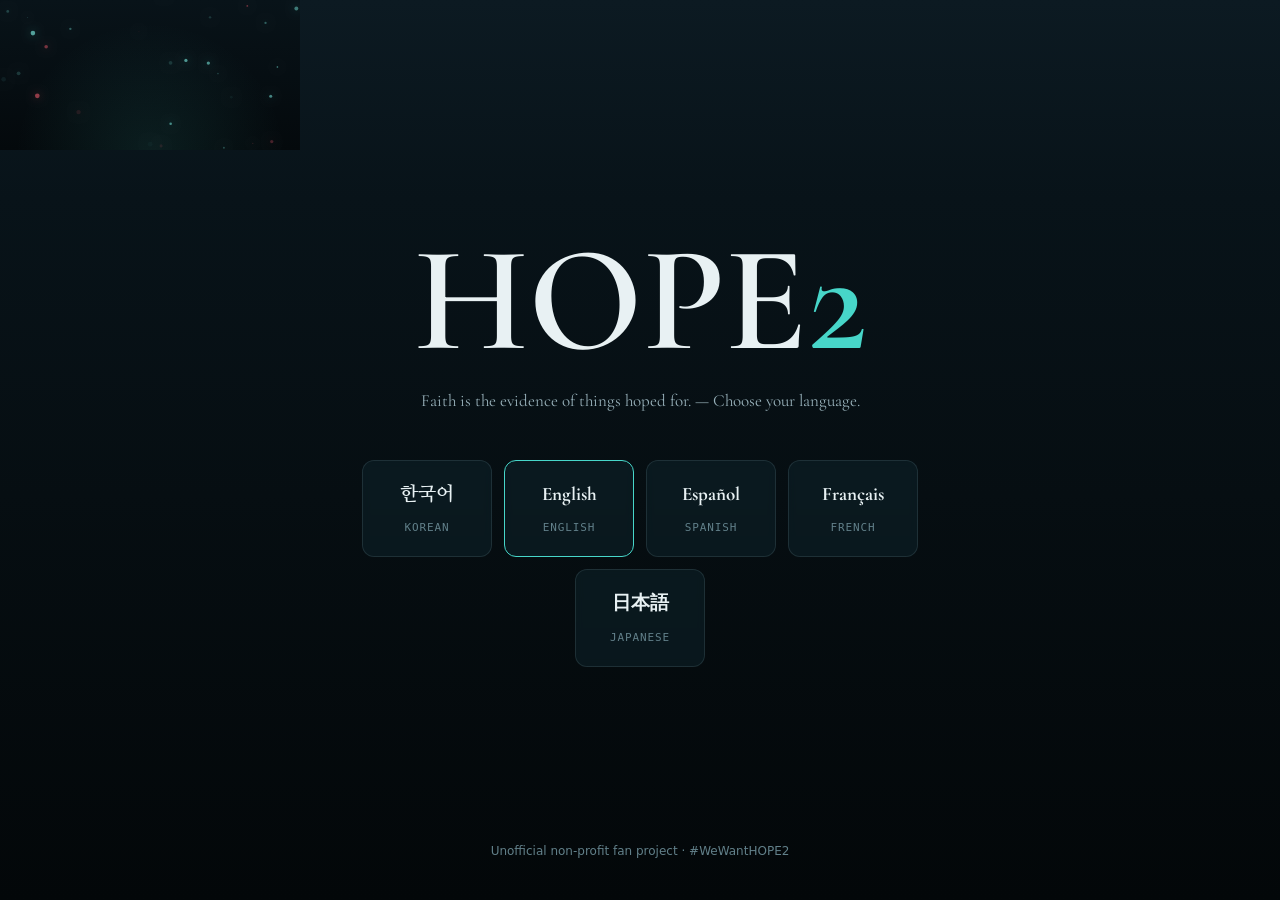
<file: index.html>
<!DOCTYPE html>
<html lang="en">
<head>
<meta charset="utf-8">
<meta name="viewport" content="width=device-width, initial-scale=1">
<link rel="icon" type="image/svg+xml" href="/hope2/favicon.svg">
<title>HOPE 2 — The Evidence · Choose your language</title>
<meta name="description" content="We Want HOPE 2 — a global fan hub for Na Hong-jin's HOPE. Choose your language.">
<link rel="canonical" href="https://charlesmaster911.github.io/hope2/">
<link rel="alternate" hreflang="ko" href="https://charlesmaster911.github.io/hope2/ko/">
<link rel="alternate" hreflang="en" href="https://charlesmaster911.github.io/hope2/en/">
<link rel="alternate" hreflang="es" href="https://charlesmaster911.github.io/hope2/es/">
<link rel="alternate" hreflang="fr" href="https://charlesmaster911.github.io/hope2/fr/">
<link rel="alternate" hreflang="ja" href="https://charlesmaster911.github.io/hope2/ja/">
<link rel="alternate" hreflang="x-default" href="https://charlesmaster911.github.io/hope2/">
<link rel="preconnect" href="https://fonts.googleapis.com">
<link rel="preconnect" href="https://fonts.gstatic.com" crossorigin>
<link href="https://fonts.googleapis.com/css2?family=Cormorant+Garamond:wght@500;600&family=Nanum+Myeongjo:wght@400;700&display=swap" rel="stylesheet">
<link rel="stylesheet" href="assets/css/hope.css">
</head>
<body>
<div class="gate">
  <canvas class="gate-canvas" aria-hidden="true"></canvas>
  <div class="gate-inner">
    <h1>HOPE<span class="two">2</span></h1>
    <p class="sub serif">Faith is the evidence of things hoped for. — Choose your language.</p>
    <nav class="langs" aria-label="Language">
      <a href="ko/" hreflang="ko"><b>한국어</b><span>Korean</span></a>
      <a href="en/" hreflang="en"><b>English</b><span>English</span></a>
      <a href="es/" hreflang="es"><b>Español</b><span>Spanish</span></a>
      <a href="fr/" hreflang="fr"><b>Français</b><span>French</span></a>
      <a href="ja/" hreflang="ja"><b>日本語</b><span>Japanese</span></a>
    </nav>
  </div>
  <p class="foot">Unofficial non-profit fan project · #WeWantHOPE2</p>
</div>
<script>
  // Suggest (never force) the visitor's language; remember last choice.
  (function () {
    try {
      var saved = localStorage.getItem("hope2_lang");
      var supported = ["ko", "en", "es", "fr", "ja"];
      var pref = saved || (navigator.language || "en").slice(0, 2).toLowerCase();
      if (supported.indexOf(pref) > -1) {
        var link = document.querySelector('.langs a[hreflang="' + pref + '"]');
        if (link) { link.style.borderColor = "var(--biolum)"; link.setAttribute("aria-current", "true"); }
      }
    } catch (e) {}
  })();
</script>
<script src="assets/js/hope.js"></script>
</body>
</html>
</file>
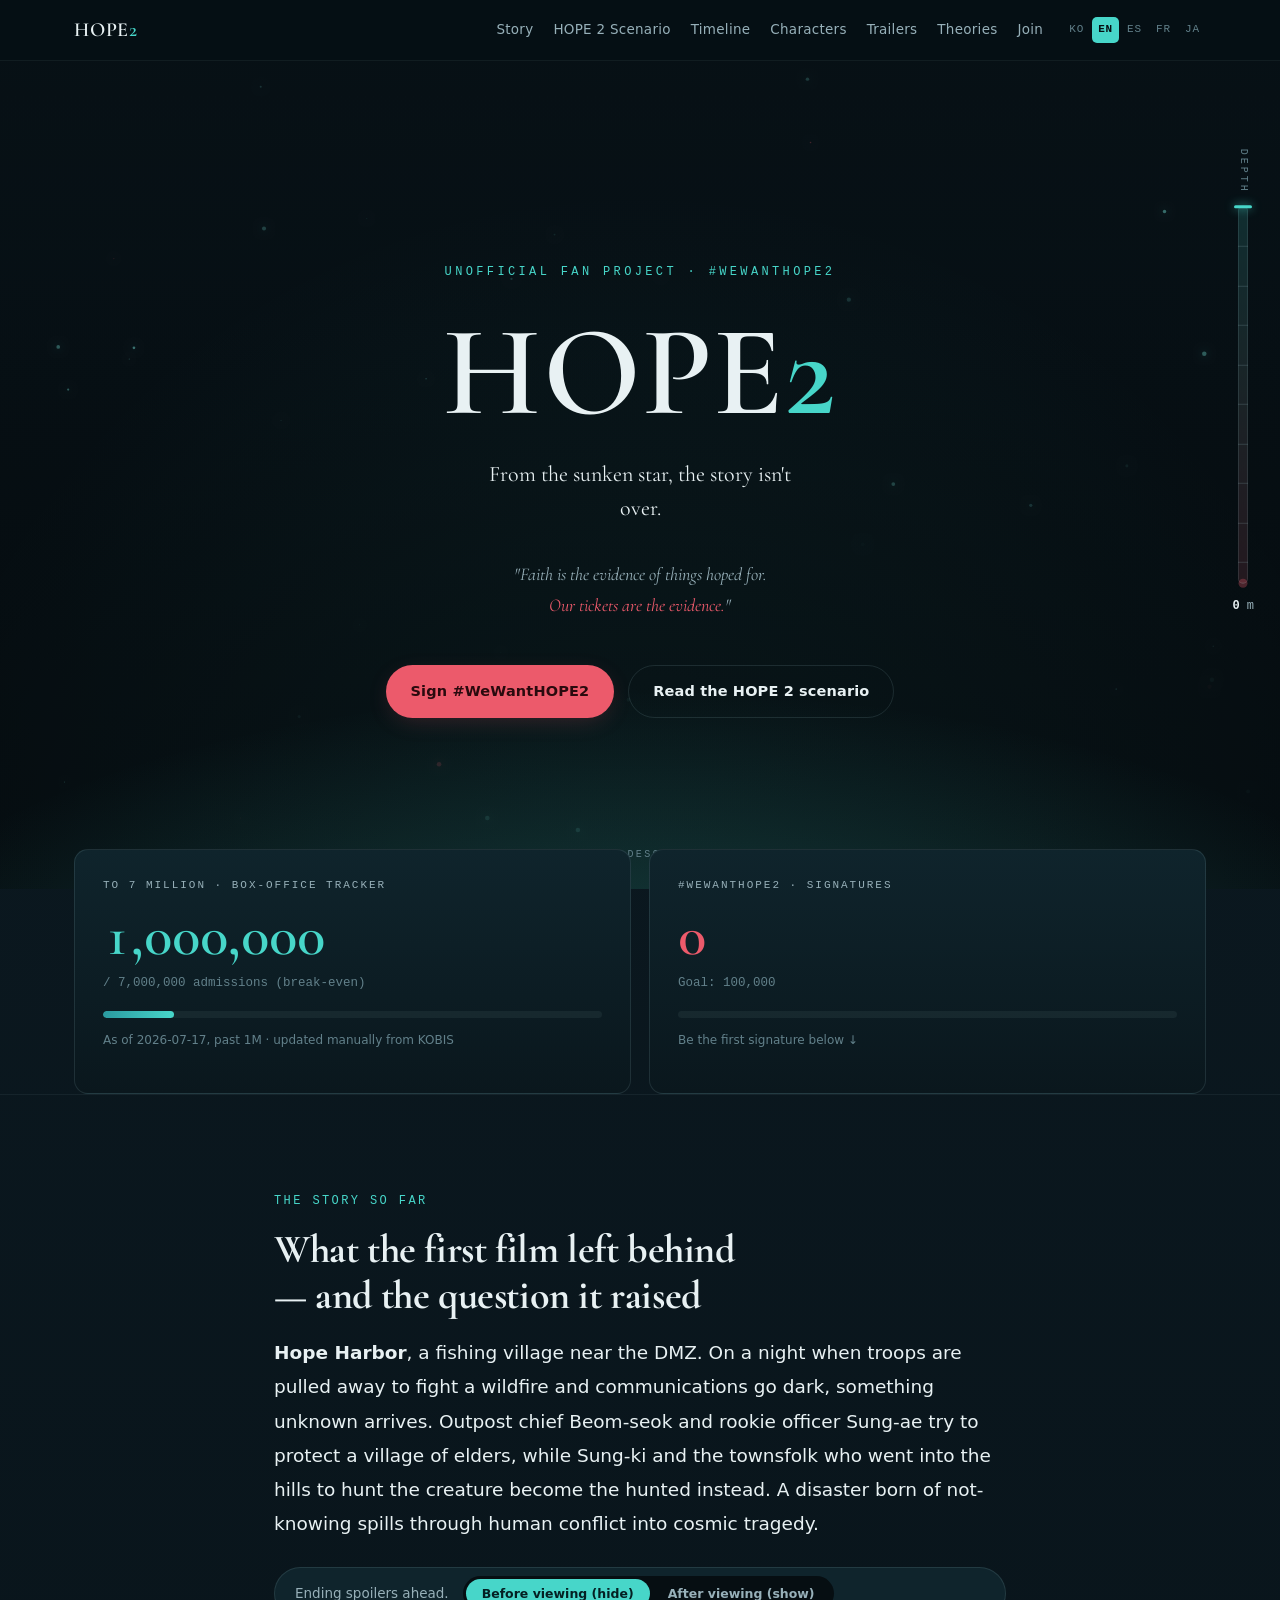
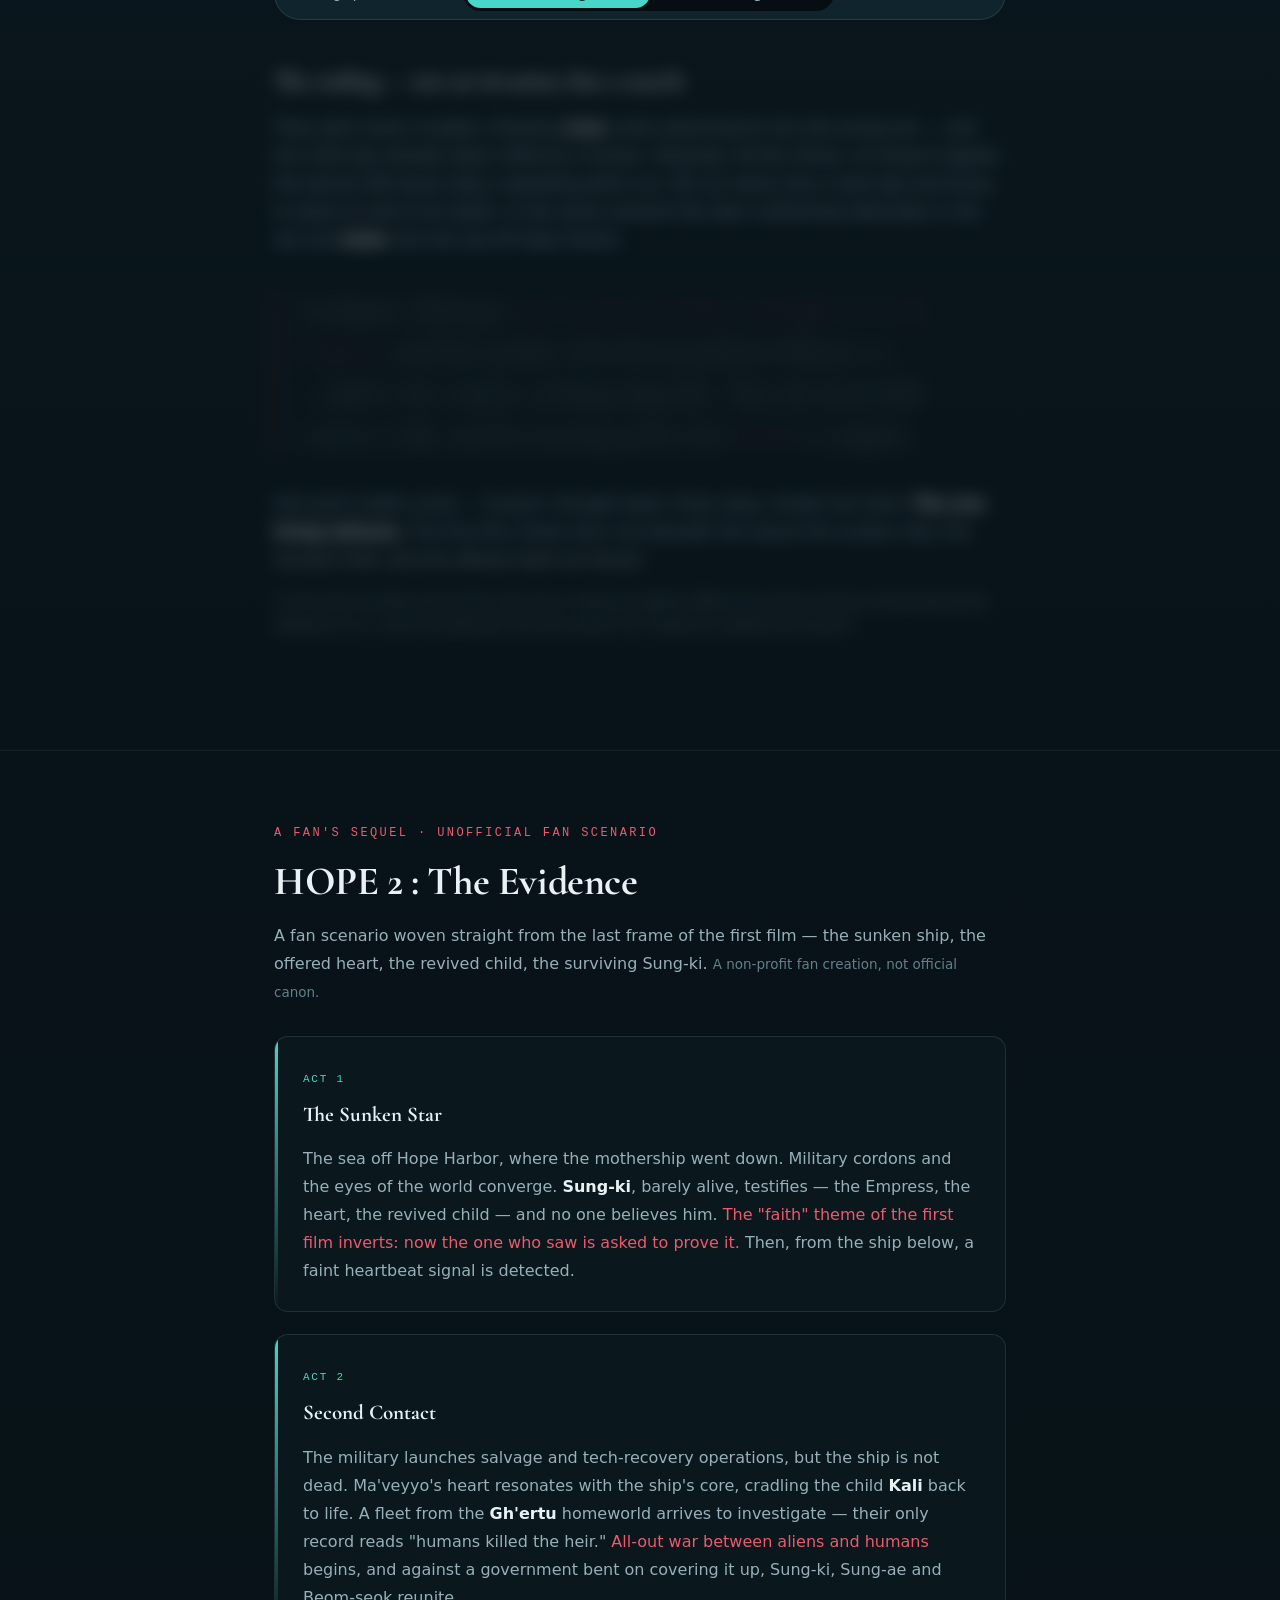
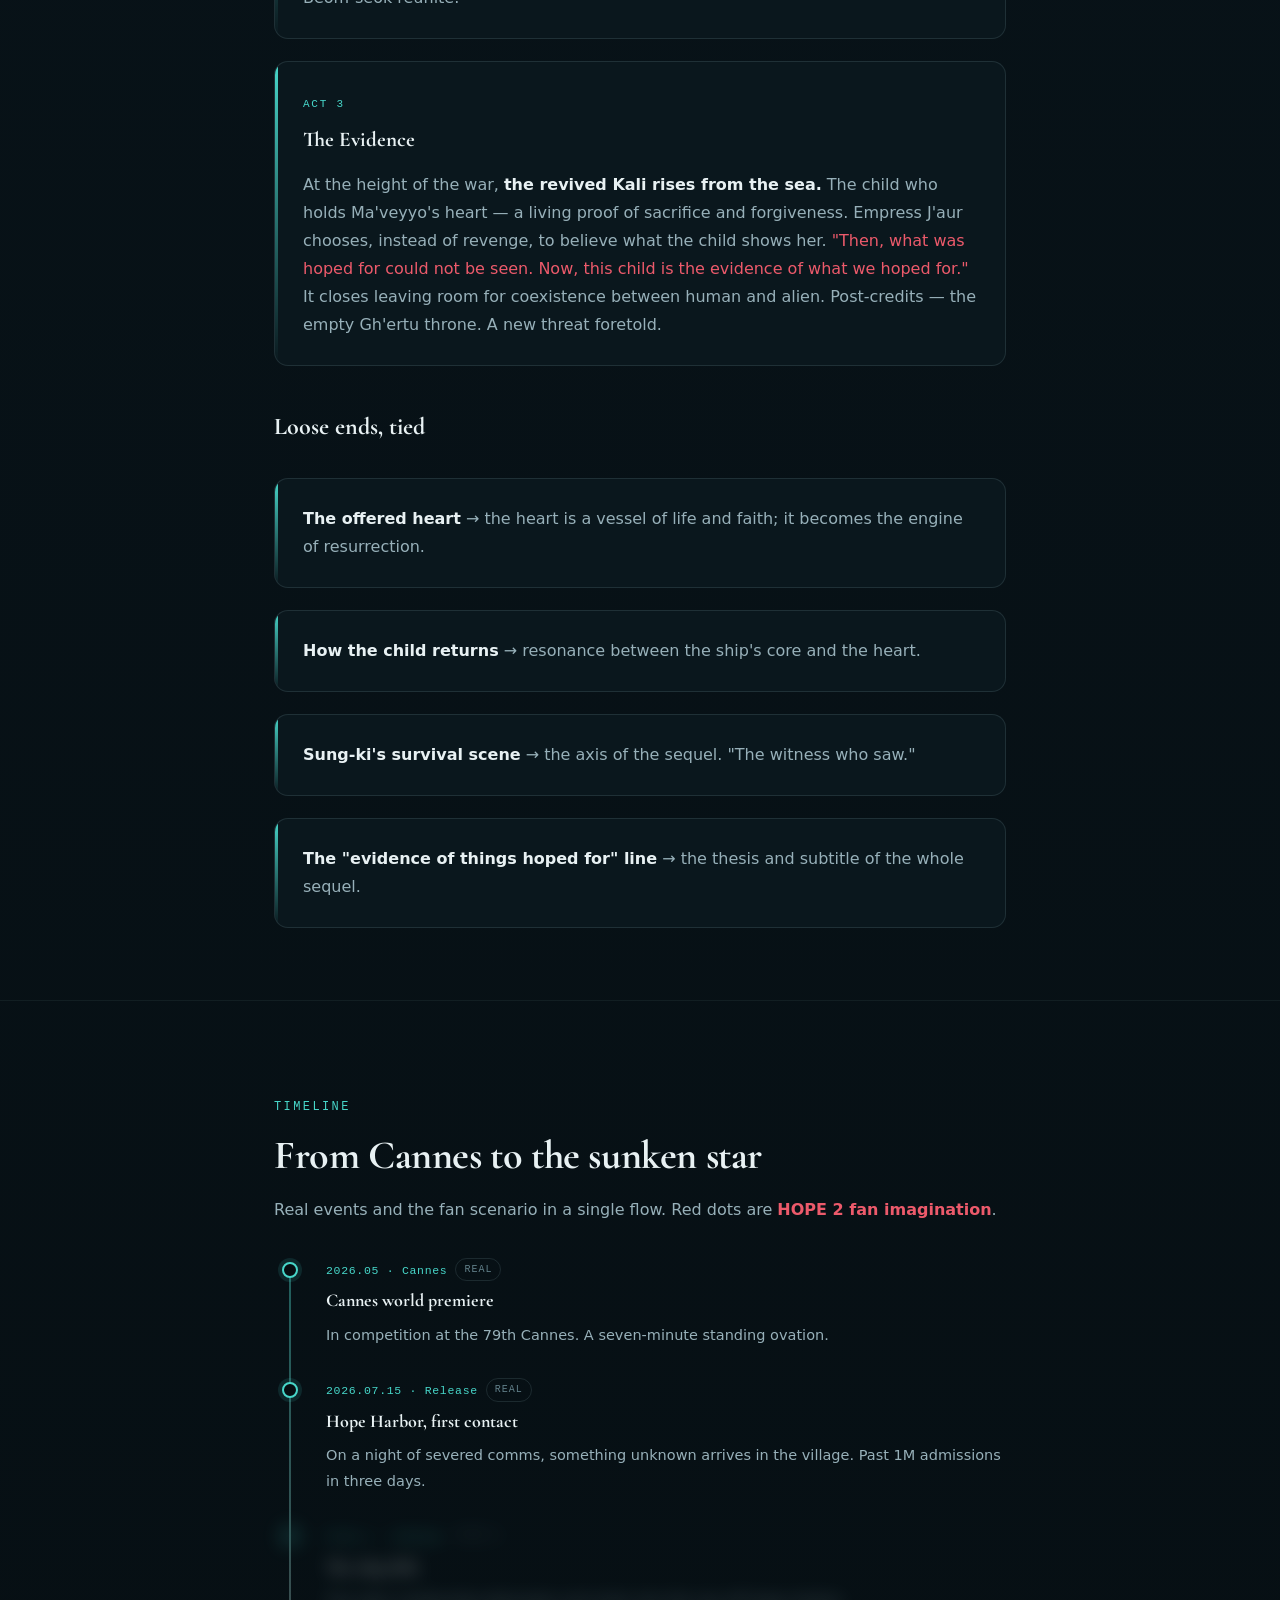
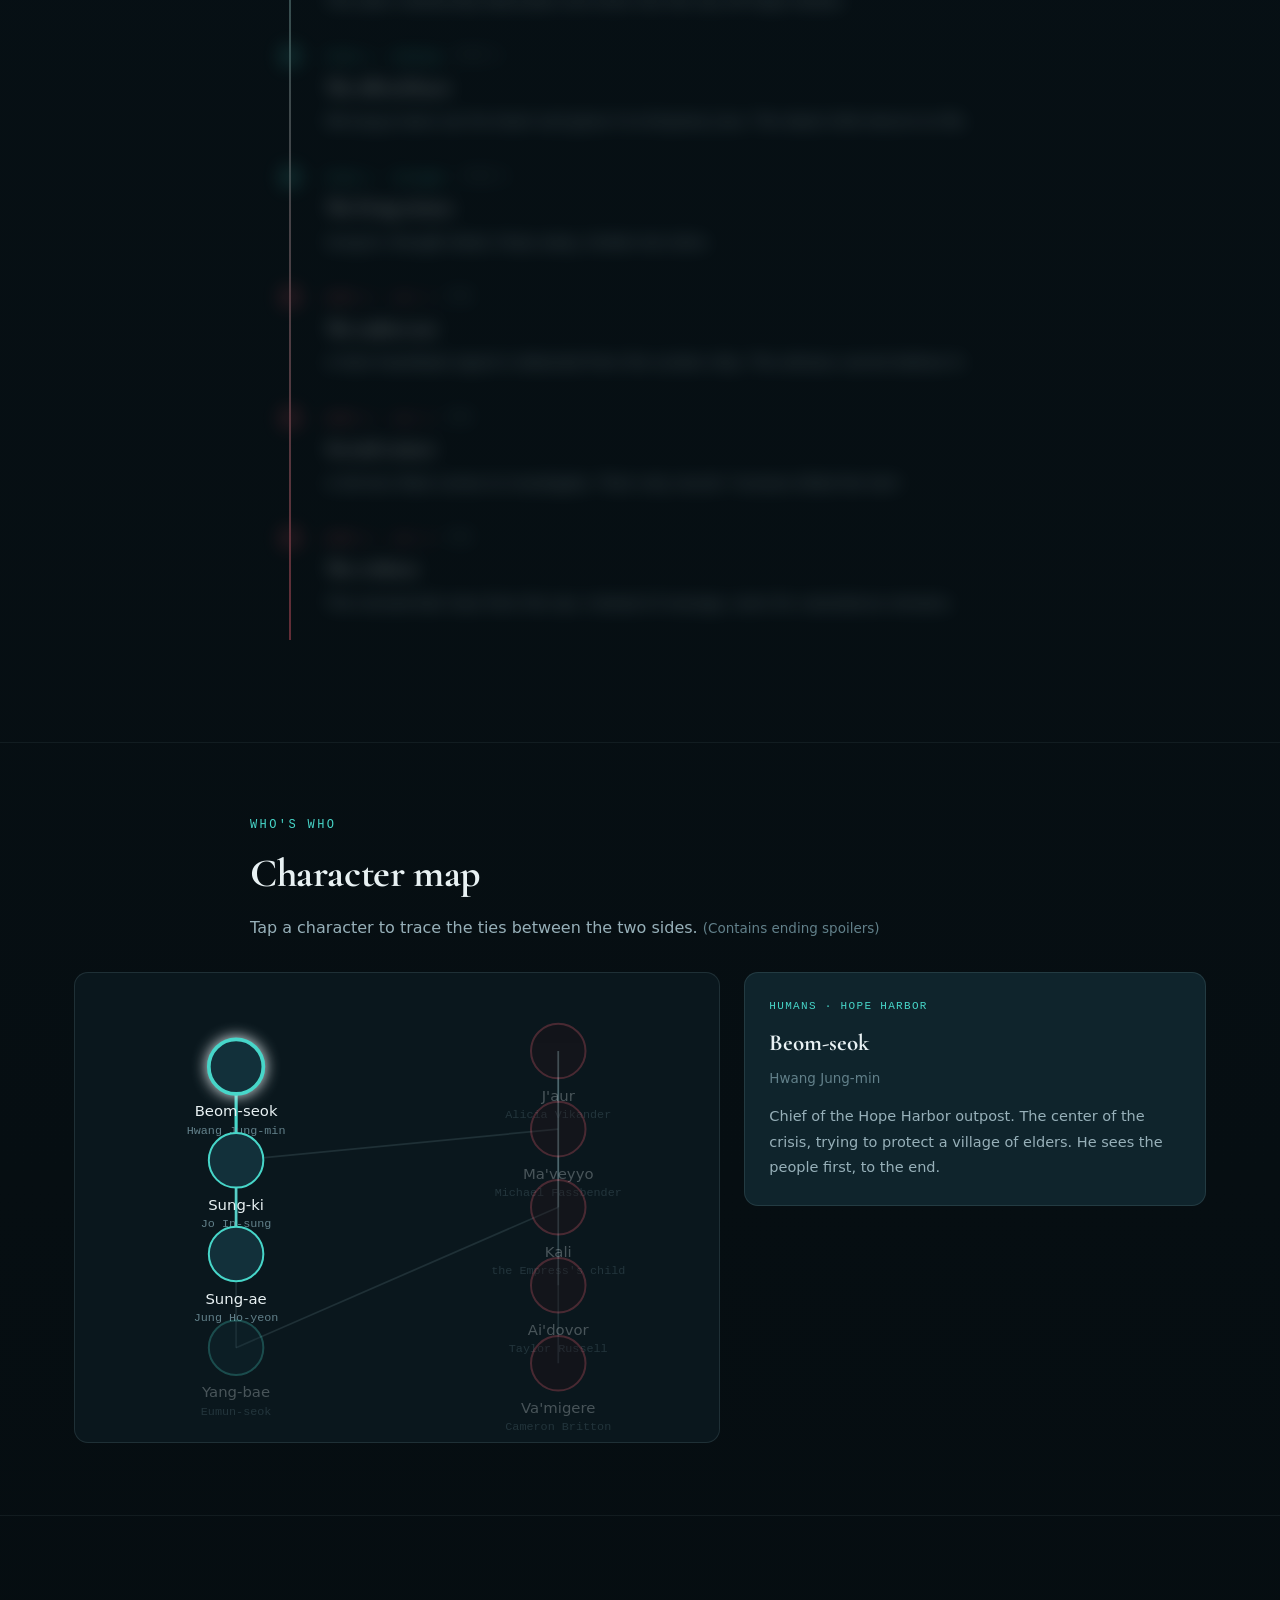
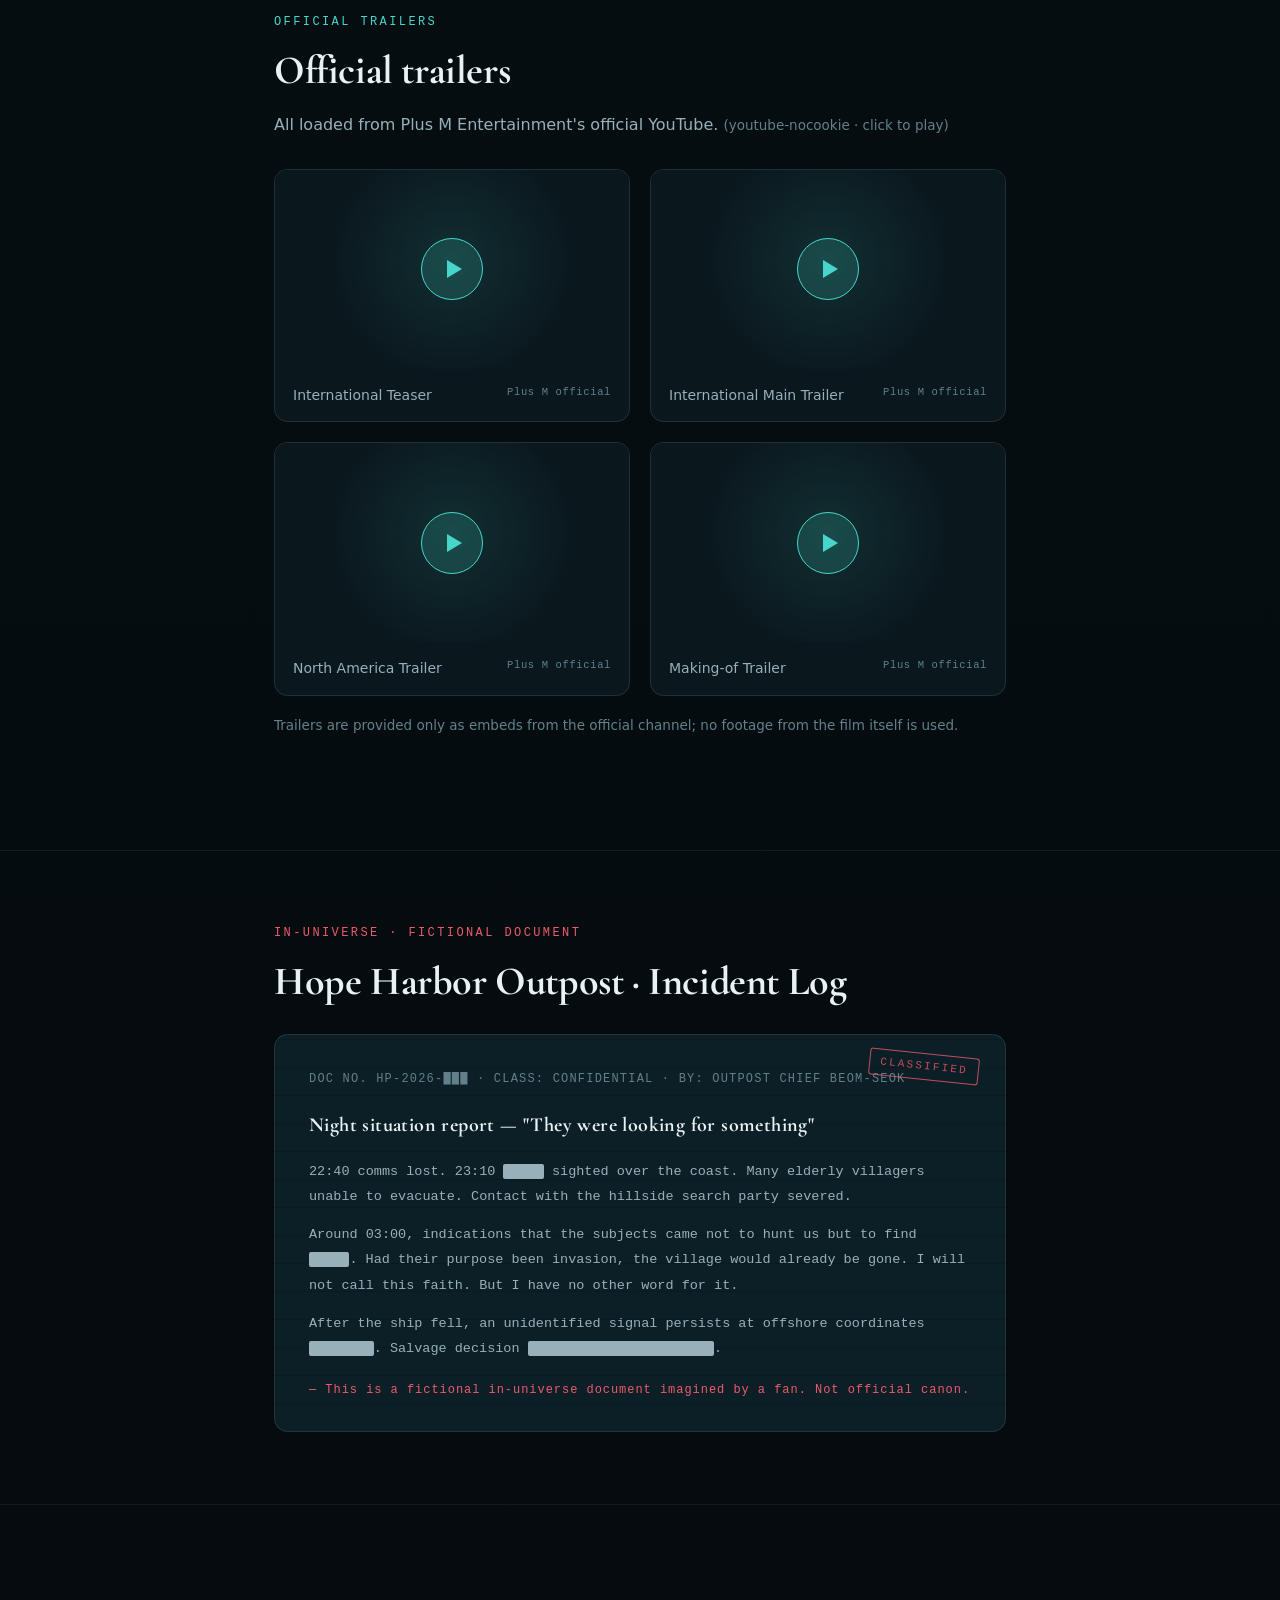
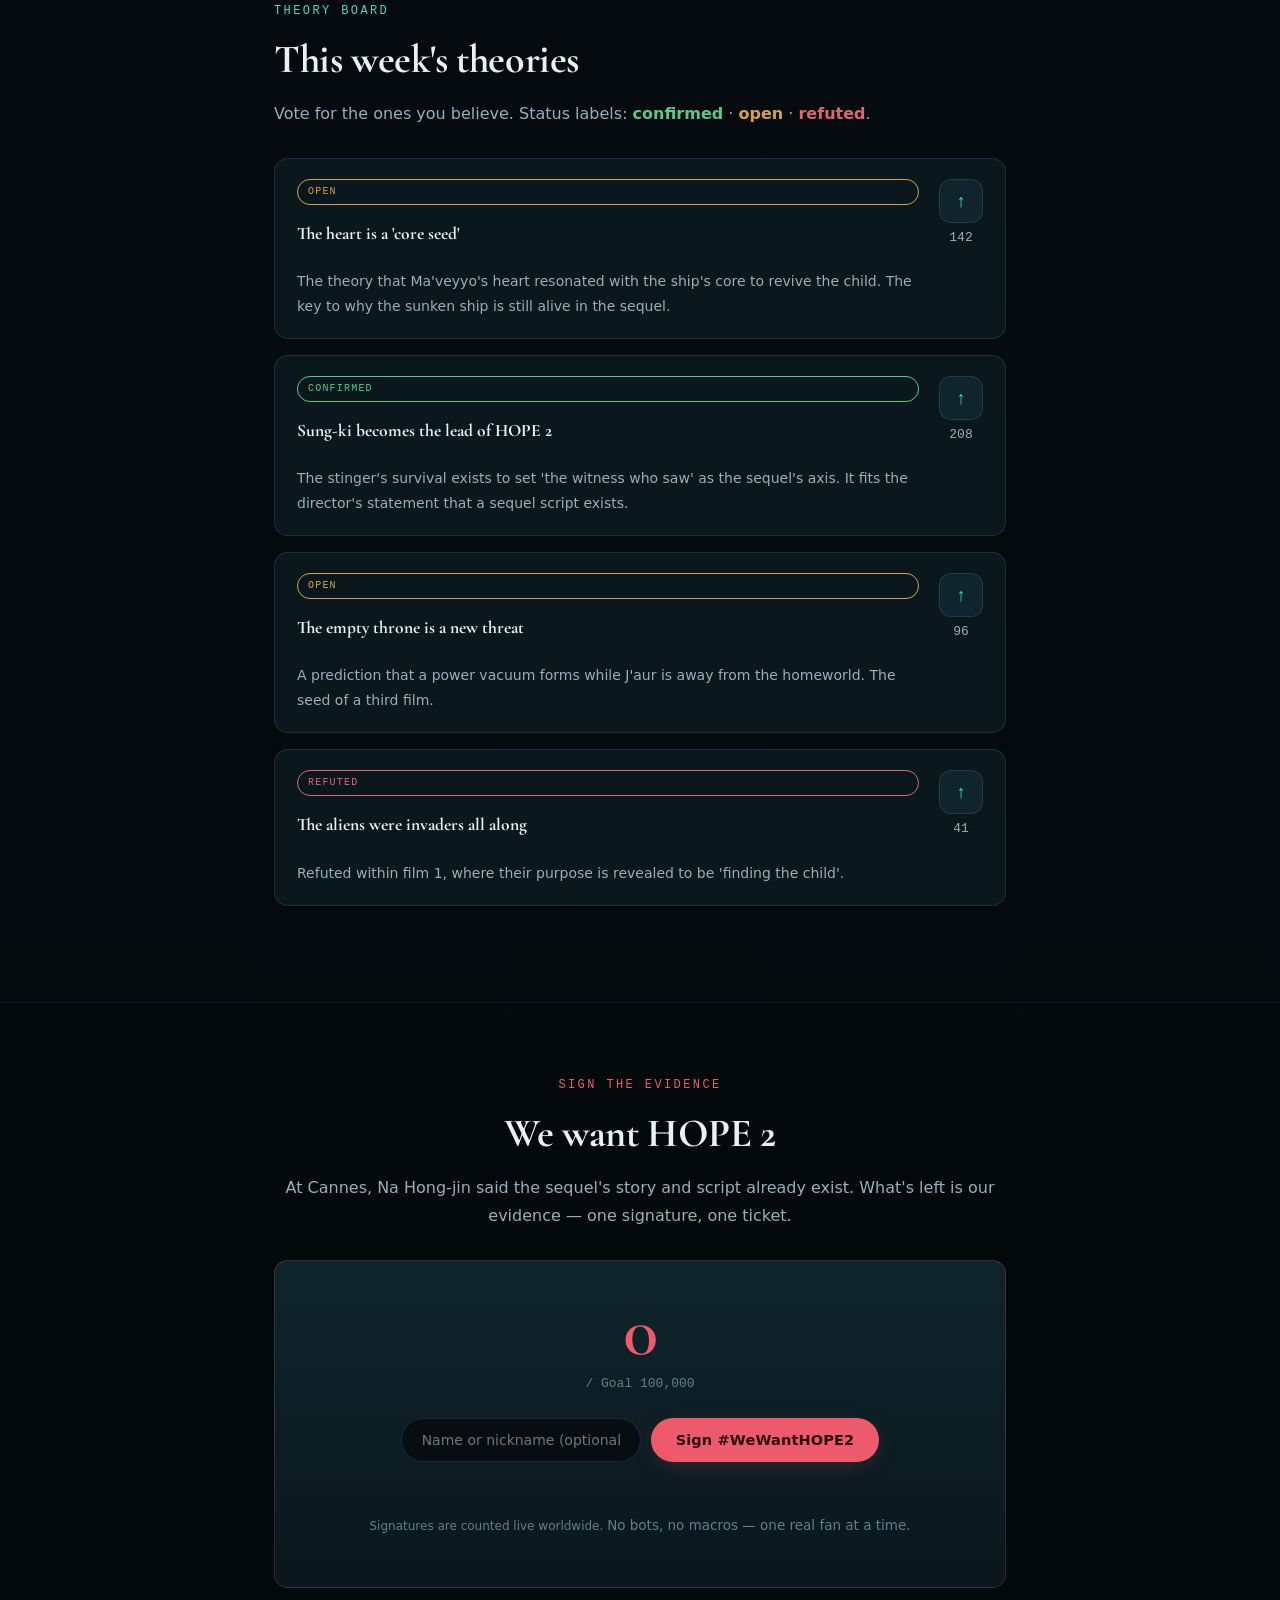
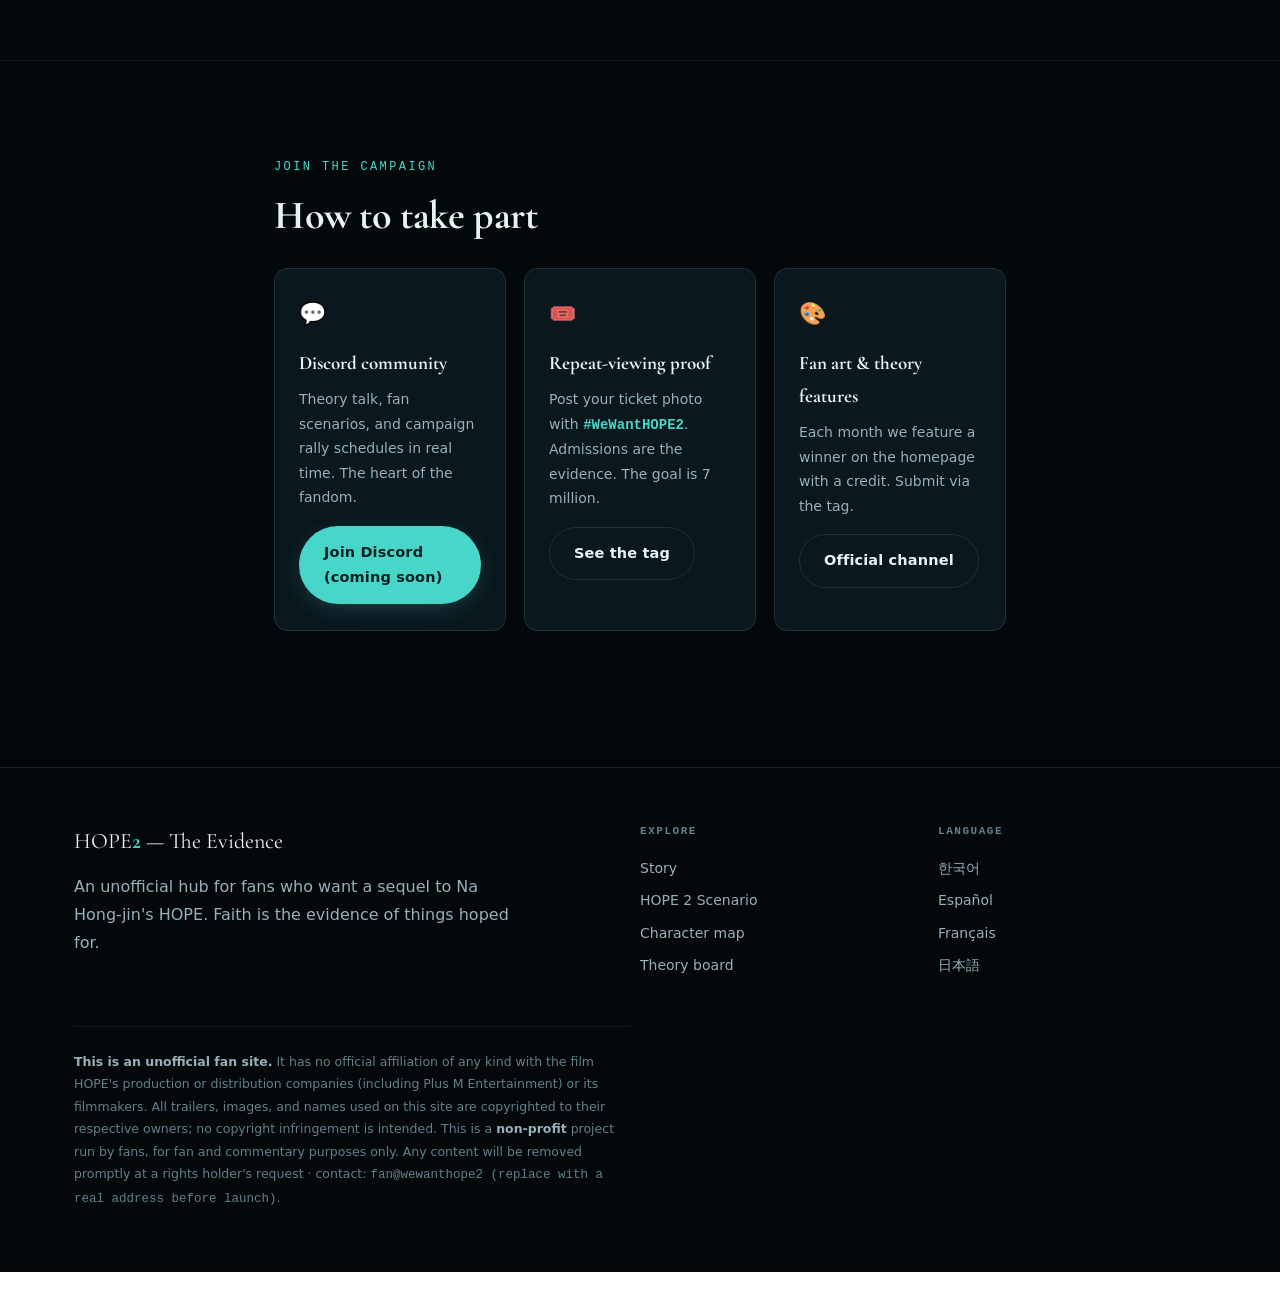
<file: en/index.html>
<!DOCTYPE html>
<html lang="en">
<head>
<meta charset="utf-8">
<meta name="viewport" content="width=device-width, initial-scale=1">
<link rel="icon" type="image/svg+xml" href="/hope2/favicon.svg">
<title>We Want HOPE 2 — The Evidence · Global Fan Hub</title>
<meta name="description" content="A fan hub for those who want a sequel to Na Hong-jin's HOPE. Ending explained, a HOPE 2 fan scenario, a character map, and a box-office tracker toward the 7-million break-even. Unofficial non-profit fan project.">
<meta property="og:title" content="We Want HOPE 2 — The Evidence">
<meta property="og:description" content="Faith is the evidence of things hoped for. Our tickets are the evidence. #WeWantHOPE2">
<meta property="og:type" content="website">
<link rel="canonical" href="https://charlesmaster911.github.io/hope2/en/">
<link rel="alternate" hreflang="ko" href="https://charlesmaster911.github.io/hope2/ko/">
<link rel="alternate" hreflang="en" href="https://charlesmaster911.github.io/hope2/en/">
<link rel="alternate" hreflang="es" href="https://charlesmaster911.github.io/hope2/es/">
<link rel="alternate" hreflang="fr" href="https://charlesmaster911.github.io/hope2/fr/">
<link rel="alternate" hreflang="ja" href="https://charlesmaster911.github.io/hope2/ja/">
<link rel="alternate" hreflang="x-default" href="https://charlesmaster911.github.io/hope2/">
<link rel="preconnect" href="https://fonts.googleapis.com">
<link rel="preconnect" href="https://fonts.gstatic.com" crossorigin>
<link href="https://fonts.googleapis.com/css2?family=Cormorant+Garamond:ital,wght@0,500;0,600;1,500&family=Nanum+Myeongjo:wght@400;700;800&display=swap" rel="stylesheet">
<link rel="stylesheet" href="../assets/css/hope.css">
</head>
<body>

<nav class="nav">
  <div class="nav-inner">
    <a class="nav-brand" href="#top">HOPE<b>2</b></a>
    <div class="nav-links">
      <a href="#story">Story</a>
      <a href="#scenario">HOPE 2 Scenario</a>
      <a href="#timeline">Timeline</a>
      <a href="#characters">Characters</a>
      <a href="#videos">Trailers</a>
      <a href="#theories">Theories</a>
      <a href="#join">Join</a>
    </div>
    <div class="nav-lang" aria-label="Choose language">
      <a href="../ko/" hreflang="ko">KO</a>
      <a href="../en/" aria-current="true" hreflang="en">EN</a>
      <a href="../es/" hreflang="es">ES</a>
      <a href="../fr/" hreflang="fr">FR</a>
      <a href="../ja/" hreflang="ja">JA</a>
    </div>
  </div>
</nav>

<header class="hero" id="top">
  <canvas class="hero-canvas" aria-hidden="true"></canvas>
  <div class="hero-inner">
    <p class="hero-eyebrow">Unofficial Fan Project · #WeWantHOPE2</p>
    <h1>HOPE<span class="two">2</span></h1>
    <p class="hero-tagline serif">From the sunken star, the story isn't over.</p>
    <p class="hero-quote serif">"Faith is the evidence of things hoped for.<br><em>Our tickets are the evidence.</em>"</p>
    <div class="hero-cta">
      <a class="btn btn-heart" href="#petition">Sign #WeWantHOPE2</a>
      <a class="btn btn-ghost" href="#scenario">Read the HOPE 2 scenario</a>
    </div>
  </div>
  <div class="scroll-hint">begin the descent ↓ 0 m</div>
</header>

<div class="counters">
  <div class="counter-card office">
    <p class="label">TO 7 MILLION · Box-office tracker</p>
    <div class="counter-num">0</div>
    <div class="counter-goal">/ 7,000,000 admissions (break-even)</div>
    <div class="progress"><i></i></div>
    <p class="counter-note">As of 2026-07-17, past 1M · updated manually from KOBIS</p>
  </div>
  <div class="counter-card petition">
    <p class="label">#WeWantHOPE2 · Signatures</p>
    <div class="counter-num">0</div>
    <div class="counter-goal">Goal: 100,000</div>
    <div class="progress"><i></i></div>
    <p class="counter-note">Be the first signature below ↓</p>
  </div>
</div>

<main>

<!-- STORY -->
<section class="band" id="story">
  <div class="wrap reveal">
    <p class="eyebrow">The Story So Far</p>
    <h2 class="h">What the first film left behind — and the question it raised</h2>
    <p class="lead dim"><b style="color:var(--foam)">Hope Harbor</b>, a fishing village near the DMZ. On a night when troops are pulled away to fight a wildfire and communications go dark, something unknown arrives. Outpost chief Beom-seok and rookie officer Sung-ae try to protect a village of elders, while Sung-ki and the townsfolk who went into the hills to hunt the creature become the hunted instead. A disaster born of not-knowing spills through human conflict into cosmic tragedy.</p>

    <div class="spoiler-bar">
      <span class="lbl">Ending spoilers ahead.</span>
      <div class="toggle spoiler-toggle" role="group" aria-label="Spoiler visibility">
        <button data-mode="hide" aria-pressed="true">Before viewing (hide)</button>
        <button data-mode="show" aria-pressed="false">After viewing (show)</button>
      </div>
    </div>

    <div class="spoiler">
      <h3 class="sub">The ending — not an invasion, but a search</h3>
      <p class="dim">They were never invaders. Empress <b style="color:var(--foam)">J'aur</b> came searching for her lost young son — and the child was already dead, killed by a human, Yang-bae. At the climax, as Sung-ki topples the warrior Ma'veyyo atop a speeding police car, the car slams into a road sign and Sung-ki seems to fall to his death. In the same moment the alien mothership detonates in the sky and <b style="color:var(--foam)">sinks</b> into the sea off Hope Harbor.</p>
      <p class="pull spoiler">In despair, Ma'veyyo <em>tears out his own heart and offers it to the Empress</em>, and J'aur speaks a line borrowed from Hebrews 11:1 — faith is the evidence of things hoped for. Then the dead child returns to life, and the meaning of the title <em>HOPE</em> is complete.</p>
      <p class="dim">One post-credits scene — Sung-ki, thought dead, limps away, broken but alive. <b style="color:var(--foam)">The one living witness.</b> The first film closes here, but beneath the waves the sunken ship, the revived child, and the offered heart all remain.</p>
      <p class="faint">※ The exact wording of the film's key line is reported slightly differently across sources (a borrowing from Hebrews 11:1). Until re-confirmed, this site marks it as "based on audience accounts."</p>
    </div>
  </div>
</section>

<!-- SCENARIO -->
<section class="band tight" id="scenario">
  <div class="wrap reveal">
    <p class="eyebrow heart">A Fan's Sequel · Unofficial fan scenario</p>
    <h2 class="h">HOPE 2 : The Evidence</h2>
    <p class="dim">A fan scenario woven straight from the last frame of the first film — the sunken ship, the offered heart, the revived child, the surviving Sung-ki. <span class="faint">A non-profit fan creation, not official canon.</span></p>
    <div class="acts">
      <div class="act">
        <span class="k">Act 1</span>
        <h4>The Sunken Star</h4>
        <p>The sea off Hope Harbor, where the mothership went down. Military cordons and the eyes of the world converge. <strong>Sung-ki</strong>, barely alive, testifies — the Empress, the heart, the revived child — and no one believes him. <em>The "faith" theme of the first film inverts: now the one who saw is asked to prove it.</em> Then, from the ship below, a faint heartbeat signal is detected.</p>
      </div>
      <div class="act">
        <span class="k">Act 2</span>
        <h4>Second Contact</h4>
        <p>The military launches salvage and tech-recovery operations, but the ship is not dead. Ma'veyyo's heart resonates with the ship's core, cradling the child <strong>Kali</strong> back to life. A fleet from the <strong>Gh'ertu</strong> homeworld arrives to investigate — their only record reads "humans killed the heir." <em>All-out war between aliens and humans</em> begins, and against a government bent on covering it up, Sung-ki, Sung-ae and Beom-seok reunite.</p>
      </div>
      <div class="act">
        <span class="k">Act 3</span>
        <h4>The Evidence</h4>
        <p>At the height of the war, <strong>the revived Kali rises from the sea.</strong> The child who holds Ma'veyyo's heart — a living proof of sacrifice and forgiveness. Empress J'aur chooses, instead of revenge, to believe what the child shows her. <em>"Then, what was hoped for could not be seen. Now, this child is the evidence of what we hoped for."</em> It closes leaving room for coexistence between human and alien. Post-credits — the empty Gh'ertu throne. A new threat foretold.</p>
      </div>
    </div>

    <h3 class="sub">Loose ends, tied</h3>
    <div class="acts">
      <div class="act"><p><strong>The offered heart</strong> → the heart is a vessel of life and faith; it becomes the engine of resurrection.</p></div>
      <div class="act"><p><strong>How the child returns</strong> → resonance between the ship's core and the heart.</p></div>
      <div class="act"><p><strong>Sung-ki's survival scene</strong> → the axis of the sequel. "The witness who saw."</p></div>
      <div class="act"><p><strong>The "evidence of things hoped for" line</strong> → the thesis and subtitle of the whole sequel.</p></div>
    </div>
  </div>
</section>

<!-- TIMELINE -->
<section class="band" id="timeline-sec">
  <div class="wrap reveal">
    <p class="eyebrow">Timeline</p>
    <h2 class="h">From Cannes to the sunken star</h2>
    <p class="dim">Real events and the fan scenario in a single flow. Red dots are <b style="color:var(--heart)">HOPE 2 fan imagination</b>.</p>
    <div class="timeline" id="timeline"></div>
  </div>
</section>

<!-- CHARACTERS -->
<section class="band tight" id="characters">
  <div class="wide reveal">
    <div class="wrap" style="padding:0">
      <p class="eyebrow">Who's Who</p>
      <h2 class="h">Character map</h2>
      <p class="dim">Tap a character to trace the ties between the two sides. <span class="faint">(Contains ending spoilers)</span></p>
    </div>
    <div class="charmap-wrap">
      <div class="charmap"><svg id="charmap" role="img" aria-label="Character relationship map"></svg></div>
      <div class="char-detail" id="char-detail"></div>
    </div>
  </div>
</section>

<!-- VIDEOS -->
<section class="band" id="videos">
  <div class="wrap reveal">
    <p class="eyebrow">Official Trailers</p>
    <h2 class="h">Official trailers</h2>
    <p class="dim">All loaded from Plus M Entertainment's official YouTube. <span class="faint">(youtube-nocookie · click to play)</span></p>
    <div class="videos">
      <div class="video"><div class="frame" data-yt="ODnHr2Emnf0" data-title="HOPE International Teaser"><div class="facade"><div class="play"></div></div></div><div class="cap"><span>International Teaser</span><span class="src">Plus M official</span></div></div>
      <div class="video"><div class="frame" data-yt="DrNM5QhAr_M" data-title="HOPE International Main Trailer"><div class="facade"><div class="play"></div></div></div><div class="cap"><span>International Main Trailer</span><span class="src">Plus M official</span></div></div>
      <div class="video"><div class="frame" data-yt="ztqZZO-lLsE" data-title="HOPE North America Trailer"><div class="facade"><div class="play"></div></div></div><div class="cap"><span>North America Trailer</span><span class="src">Plus M official</span></div></div>
      <div class="video"><div class="frame" data-yt="4hHcJPi6aXA" data-title="HOPE Making Trailer"><div class="facade"><div class="play"></div></div></div><div class="cap"><span>Making-of Trailer</span><span class="src">Plus M official</span></div></div>
    </div>
    <p class="faint" style="margin-top:18px">Trailers are provided only as embeds from the official channel; no footage from the film itself is used.</p>
  </div>
</section>

<!-- IN-UNIVERSE DOSSIER -->
<section class="band tight" id="dossier">
  <div class="wrap reveal">
    <p class="eyebrow heart">In-Universe · fictional document</p>
    <h2 class="h">Hope Harbor Outpost · Incident Log</h2>
    <div class="dossier">
      <div class="doc-head">DOC NO. HP-2026-███ · CLASS: CONFIDENTIAL · BY: Outpost Chief Beom-seok</div>
      <h4>Night situation report — "They were looking for something"</h4>
      <p>22:40 comms lost. 23:10 <span class="redact">████</span> sighted over the coast. Many elderly villagers unable to evacuate. Contact with the hillside search party severed.</p>
      <p>Around 03:00, indications that the subjects came not to hunt us but to find <span class="redact">████</span>. Had their purpose been invasion, the village would already be gone. I will not call this faith. But I have no other word for it.</p>
      <p>After the ship fell, an unidentified signal persists at offshore coordinates <span class="redact">██.████</span>. Salvage decision <span class="redact">pending higher command</span>.</p>
      <div class="stamp">— This is a fictional in-universe document imagined by a fan. Not official canon.</div>
    </div>
  </div>
</section>

<!-- THEORY BOARD -->
<section class="band" id="theories-sec">
  <div class="wrap reveal">
    <p class="eyebrow">Theory Board</p>
    <h2 class="h">This week's theories</h2>
    <p class="dim">Vote for the ones you believe. Status labels: <b style="color:var(--ok)">confirmed</b> · <b style="color:var(--pending)">open</b> · <b style="color:var(--refuted)">refuted</b>.</p>
    <div class="theories" id="theories"></div>
  </div>
</section>

<!-- PETITION -->
<section class="band tight" id="petition">
  <div class="wrap reveal center">
    <p class="eyebrow heart">Sign the Evidence</p>
    <h2 class="h">We want HOPE 2</h2>
    <p class="dim">At Cannes, Na Hong-jin said the sequel's story and script already exist. What's left is our evidence — one signature, one ticket.</p>
    <div class="petition-box">
      <div class="big">0</div>
      <div class="of">/ Goal 100,000</div>
      <form>
        <input type="text" name="name" placeholder="Name or nickname (optional)" aria-label="Name or nickname" autocomplete="off">
        <button type="submit" class="btn btn-heart">Sign #WeWantHOPE2</button>
      </form>
      <p class="thanks" role="status" aria-live="polite"></p>
      <p class="counter-note">Signatures are counted live worldwide. <span class="faint">No bots, no macros — one real fan at a time.</span></p>
    </div>
  </div>
</section>

<!-- JOIN -->
<section class="band" id="join">
  <div class="wrap reveal">
    <p class="eyebrow">Join the Campaign</p>
    <h2 class="h">How to take part</h2>
    <div class="join-grid">
      <div class="join-card">
        <div class="ic">💬</div>
        <h4>Discord community</h4>
        <p>Theory talk, fan scenarios, and campaign rally schedules in real time. The heart of the fandom.</p>
        <a class="btn btn-primary" href="#" data-discord>Join Discord (coming soon)</a>
      </div>
      <div class="join-card">
        <div class="ic">🎟️</div>
        <h4>Repeat-viewing proof</h4>
        <p>Post your ticket photo with <b class="mono" style="color:var(--biolum)">#WeWantHOPE2</b>. Admissions are the evidence. The goal is 7 million.</p>
        <a class="btn btn-ghost" href="https://www.instagram.com/explore/tags/wewanthope2/" target="_blank" rel="noopener">See the tag</a>
      </div>
      <div class="join-card">
        <div class="ic">🎨</div>
        <h4>Fan art & theory features</h4>
        <p>Each month we feature a winner on the homepage with a credit. Submit via the tag.</p>
        <a class="btn btn-ghost" href="https://www.youtube.com/@plusm_entertainment" target="_blank" rel="noopener">Official channel</a>
      </div>
    </div>
  </div>
</section>

</main>

<footer class="site">
  <div class="wide">
    <div class="cols">
      <div>
        <div class="brand">HOPE<b>2</b> — The Evidence</div>
        <p class="dim" style="margin-top:12px;max-width:44ch">An unofficial hub for fans who want a sequel to Na Hong-jin's HOPE. Faith is the evidence of things hoped for.</p>
      </div>
      <div>
        <h5>Explore</h5>
        <a href="#story">Story</a>
        <a href="#scenario">HOPE 2 Scenario</a>
        <a href="#characters">Character map</a>
        <a href="#theories">Theory board</a>
      </div>
      <div>
        <h5>Language</h5>
        <a href="../ko/">한국어</a>
        <a href="../es/">Español</a>
        <a href="../fr/">Français</a>
        <a href="../ja/">日本語</a>
      </div>
    </div>
    <p class="disclaimer">
      <strong>This is an unofficial fan site.</strong> It has no official affiliation of any kind with the film HOPE's production or distribution companies (including Plus M Entertainment) or its filmmakers.
      All trailers, images, and names used on this site are copyrighted to their respective owners; no copyright infringement is intended.
      This is a <strong>non-profit</strong> project run by fans, for fan and commentary purposes only.
      Any content will be removed promptly at a rights holder's request · contact: <span class="mono">fan@wewanthope2 (replace with a real address before launch)</span>.
    </p>
  </div>
</footer>

<script type="application/json" id="hope-data">
{
  "counter": { "boxOffice": 1000000, "boxOfficeGoal": 7000000, "petitionBase": 0, "petitionGoal": 100000 },
  "ui": {
    "factionHuman": "Humans · Hope Harbor",
    "factionAlien": "Gh'ertu · Aliens",
    "petitionThanks": "Thank you for signing. You are the evidence.",
    "petitionAlready": "You've already signed. Thank you — now prove it with a ticket.",
    "petitionOf": "/ Goal {goal}",
    "status_ok": "confirmed",
    "status_pending": "open",
    "status_refuted": "refuted"
  },
  "characters": [
    { "id": "beomseok", "faction": "human", "name": "Beom-seok", "actor": "Hwang Jung-min", "desc": "Chief of the Hope Harbor outpost. The center of the crisis, trying to protect a village of elders. He sees the people first, to the end.", "links": ["sungae", "sungki"] },
    { "id": "sungki", "faction": "human", "name": "Sung-ki", "actor": "Jo In-sung", "desc": "A young man who goes to hunt the creature and becomes the hunted. He alone survives in the post-credits scene — HOPE 2's one witness.", "links": ["sungae", "mabeyyo", "yangbae"] },
    { "id": "sungae", "faction": "human", "name": "Sung-ae", "actor": "Jung Ho-yeon", "desc": "A rookie officer who holds the village with Beom-seok. Eyes that grow up inside fear.", "links": ["beomseok"] },
    { "id": "yangbae", "faction": "human", "name": "Yang-bae", "actor": "Eumun-seok", "desc": "The man responsible for the child's death. The face of the ignorance that pulled the trigger of catastrophe.", "links": ["kali"] },
    { "id": "jaur", "faction": "alien", "name": "J'aur", "actor": "Alicia Vikander", "desc": "The alien Empress. She came not to invade but to find her lost son. A being caught between revenge and faith.", "links": ["mabeyyo", "kali", "aidover", "vamigere"] },
    { "id": "mabeyyo", "faction": "alien", "name": "Ma'veyyo", "actor": "Michael Fassbender", "desc": "The warrior who serves the Empress. At the end of despair, he tears out his own heart and offers it to her.", "links": ["jaur", "sungki", "kali"] },
    { "id": "kali", "faction": "alien", "name": "Kali", "actor": "the Empress's child", "desc": "The child who dies and returns. The being who completes the meaning of the title 'HOPE'. The heart of HOPE 2.", "links": ["jaur", "mabeyyo", "yangbae"] },
    { "id": "aidover", "faction": "alien", "name": "Ai'dovor", "actor": "Taylor Russell", "desc": "An alien at the Empress's side.", "links": ["jaur"] },
    { "id": "vamigere", "faction": "alien", "name": "Va'migere", "actor": "Cameron Britton", "desc": "An alien at the Empress's side.", "links": ["jaur"] }
  ],
  "timeline": [
    { "when": "2026.05 · Cannes", "film": 1, "tag": "real", "title": "Cannes world premiere", "body": "In competition at the 79th Cannes. A seven-minute standing ovation." },
    { "when": "2026.07.15 · Release", "film": 1, "tag": "real", "title": "Hope Harbor, first contact", "body": "On a night of severed comms, something unknown arrives in the village. Past 1M admissions in three days." },
    { "when": "Film 1 · Ending", "film": 1, "tag": "film 1", "title": "The ship falls", "body": "The alien mothership detonates and sinks into the sea off Hope Harbor.", "spoiler": true },
    { "when": "Film 1 · Ending", "film": 1, "tag": "film 1", "title": "The offered heart", "body": "Ma'veyyo tears out his heart and gives it to Empress J'aur. The dead child returns to life.", "spoiler": true },
    { "when": "Film 1 · Stinger", "film": 1, "tag": "film 1", "title": "The living witness", "body": "Sung-ki, thought dead, limps away, broken but alive.", "spoiler": true },
    { "when": "HOPE 2 · Act 1", "film": 2, "tag": "fan", "title": "The sunken star", "body": "A faint heartbeat signal is detected from the sunken ship. The witness cannot believe it.", "spoiler": true },
    { "when": "HOPE 2 · Act 2", "film": 2, "tag": "fan", "title": "Second contact", "body": "A Gh'ertu fleet comes to investigate. Their only record: 'humans killed the heir'.", "spoiler": true },
    { "when": "HOPE 2 · Act 3", "film": 2, "tag": "fan", "title": "The evidence", "body": "The revived Kali rises from the sea. Instead of revenge, room for coexistence remains.", "spoiler": true }
  ],
  "theories": [
    { "id": "t1", "status": "pending", "title": "The heart is a 'core seed'", "body": "The theory that Ma'veyyo's heart resonated with the ship's core to revive the child. The key to why the sunken ship is still alive in the sequel.", "votes": 142 },
    { "id": "t2", "status": "ok", "title": "Sung-ki becomes the lead of HOPE 2", "body": "The stinger's survival exists to set 'the witness who saw' as the sequel's axis. It fits the director's statement that a sequel script exists.", "votes": 208 },
    { "id": "t3", "status": "pending", "title": "The empty throne is a new threat", "body": "A prediction that a power vacuum forms while J'aur is away from the homeworld. The seed of a third film.", "votes": 96 },
    { "id": "t4", "status": "refuted", "title": "The aliens were invaders all along", "body": "Refuted within film 1, where their purpose is revealed to be 'finding the child'.", "votes": 41 }
  ]
}
</script>
<script src="../assets/js/hope.js"></script>
</body>
</html>
</file>
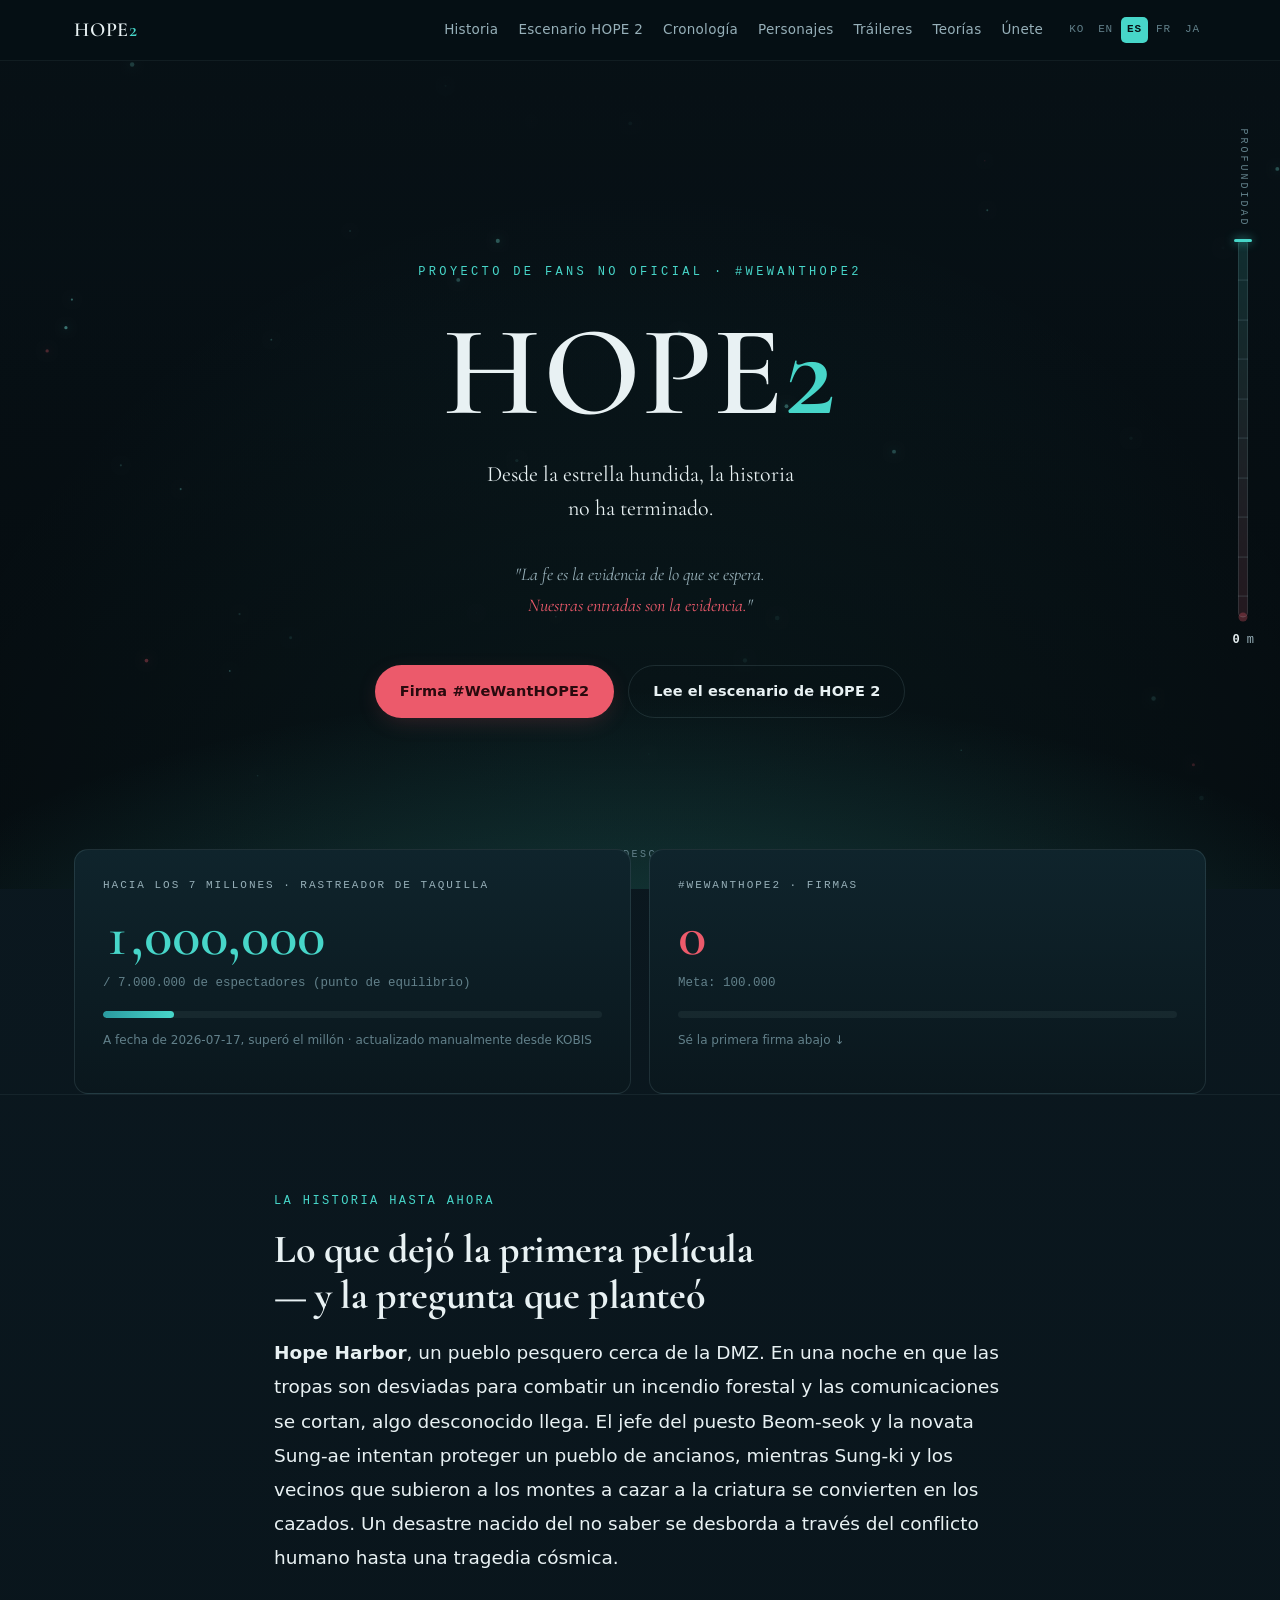
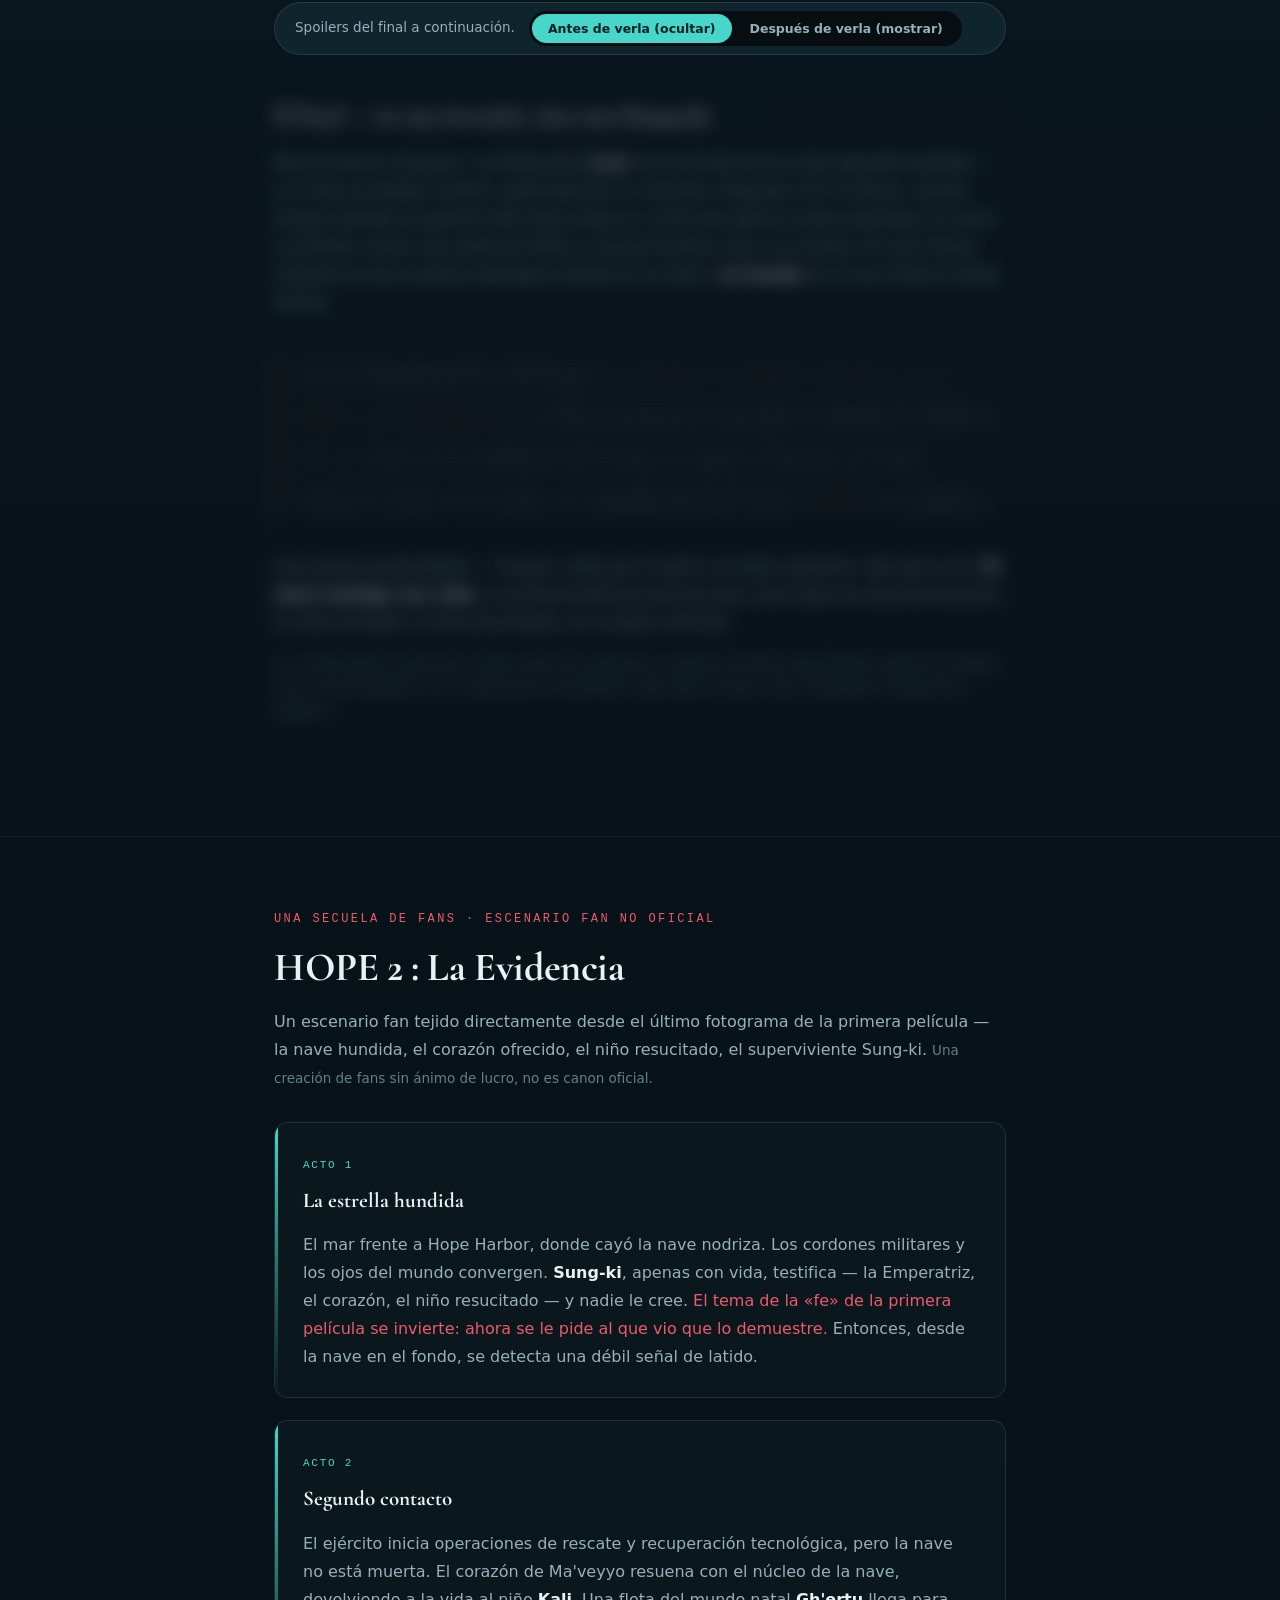
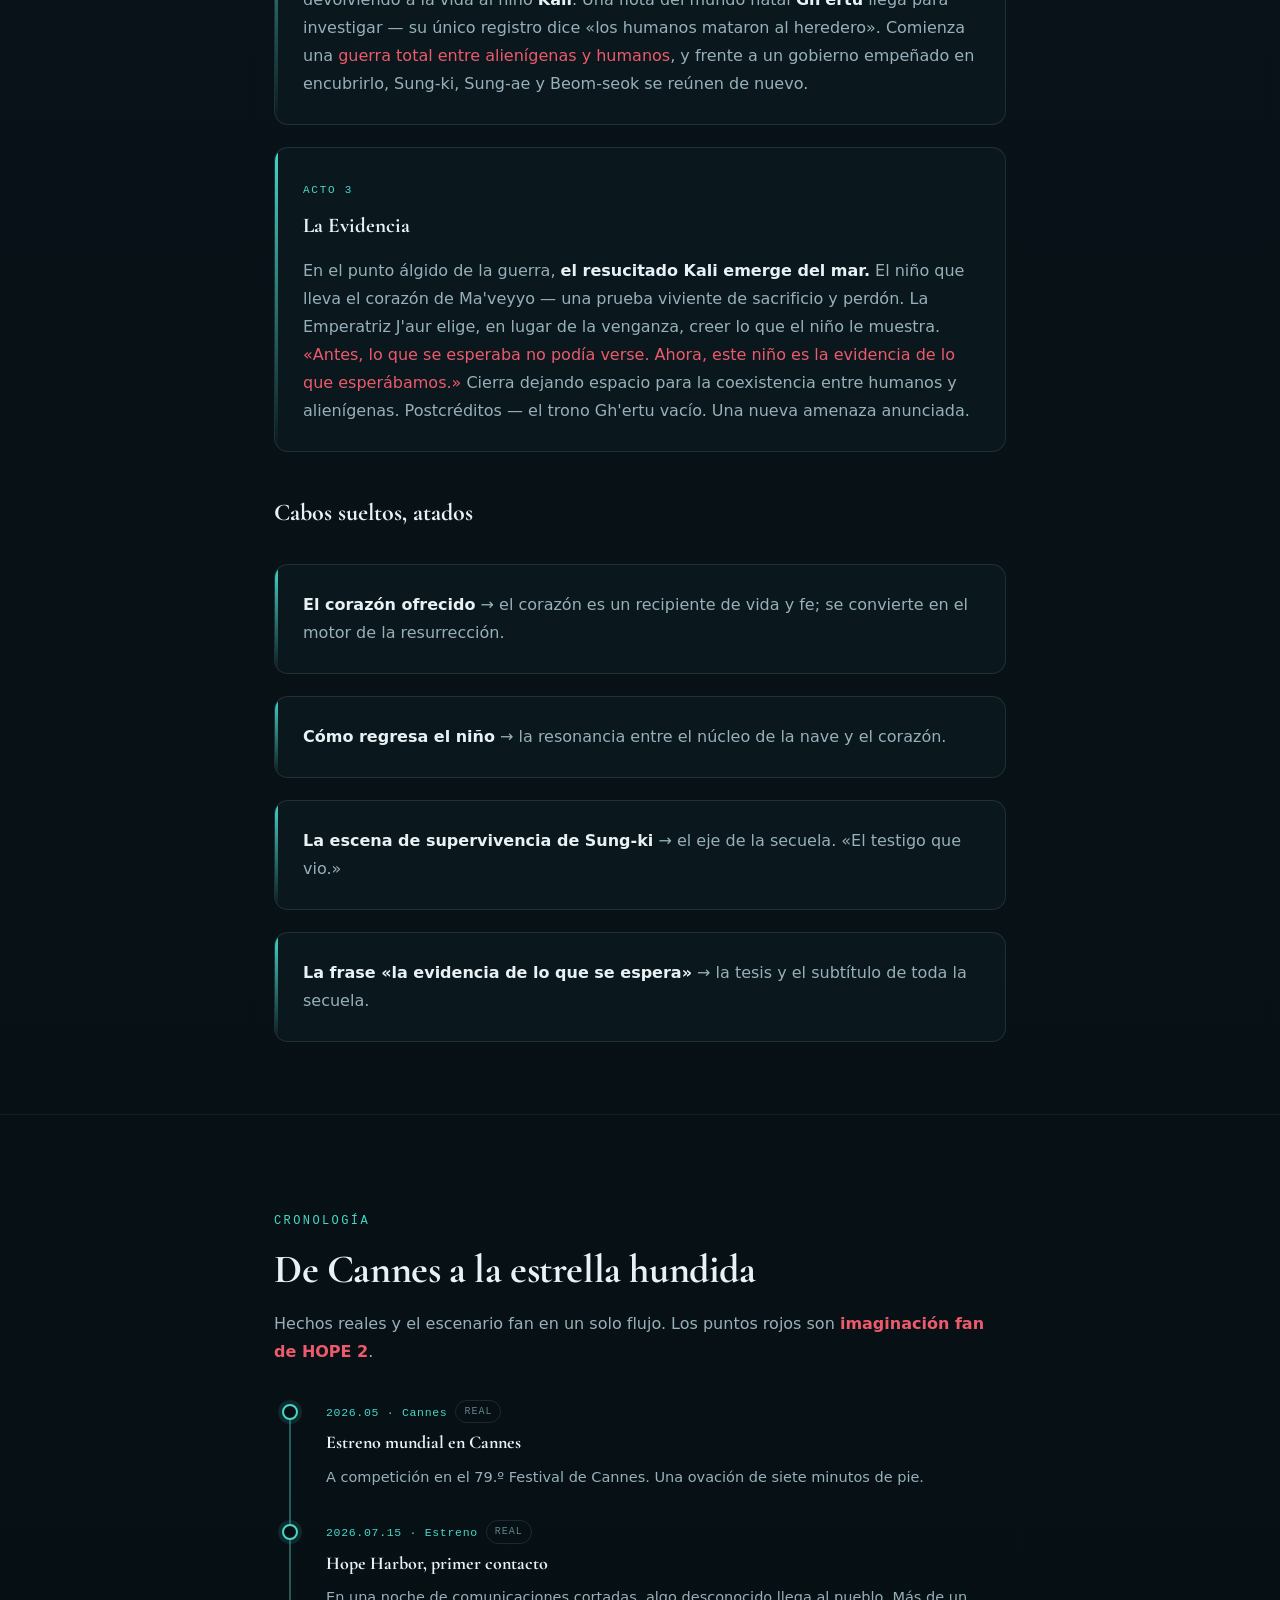
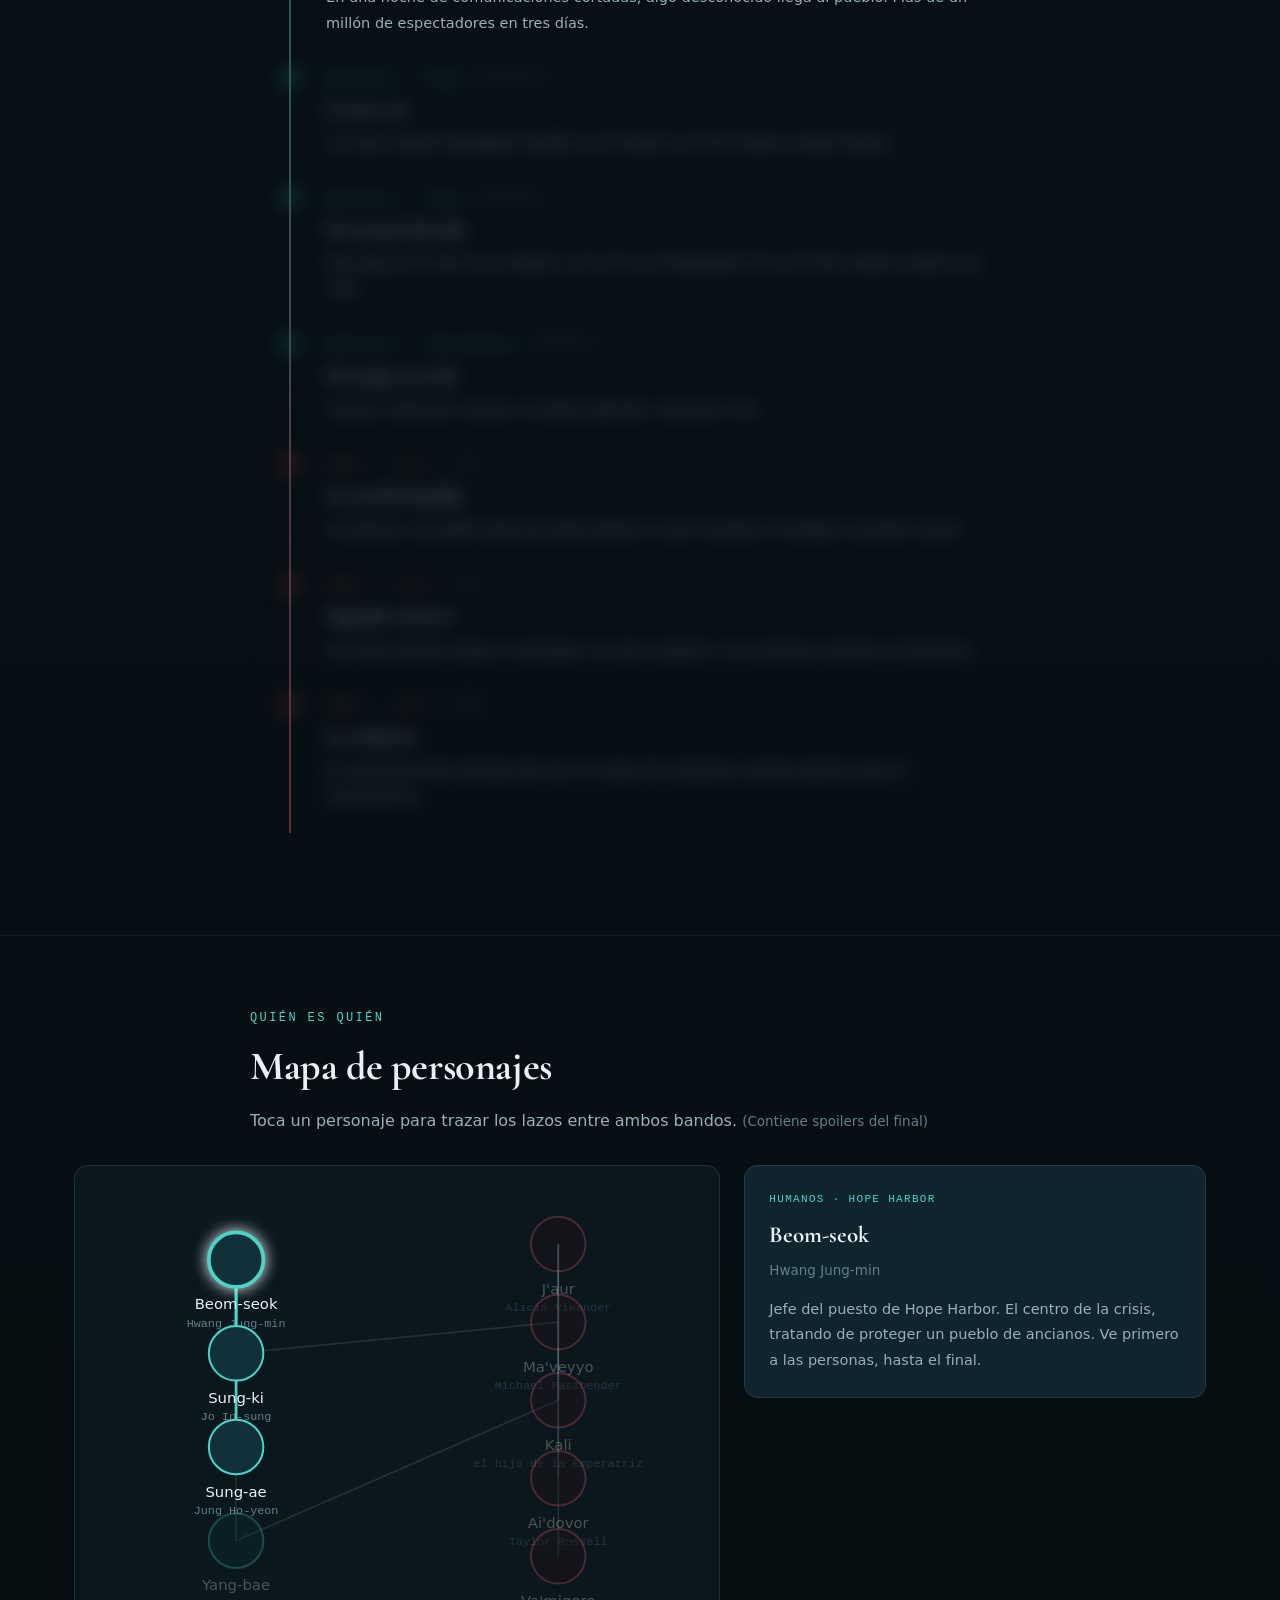
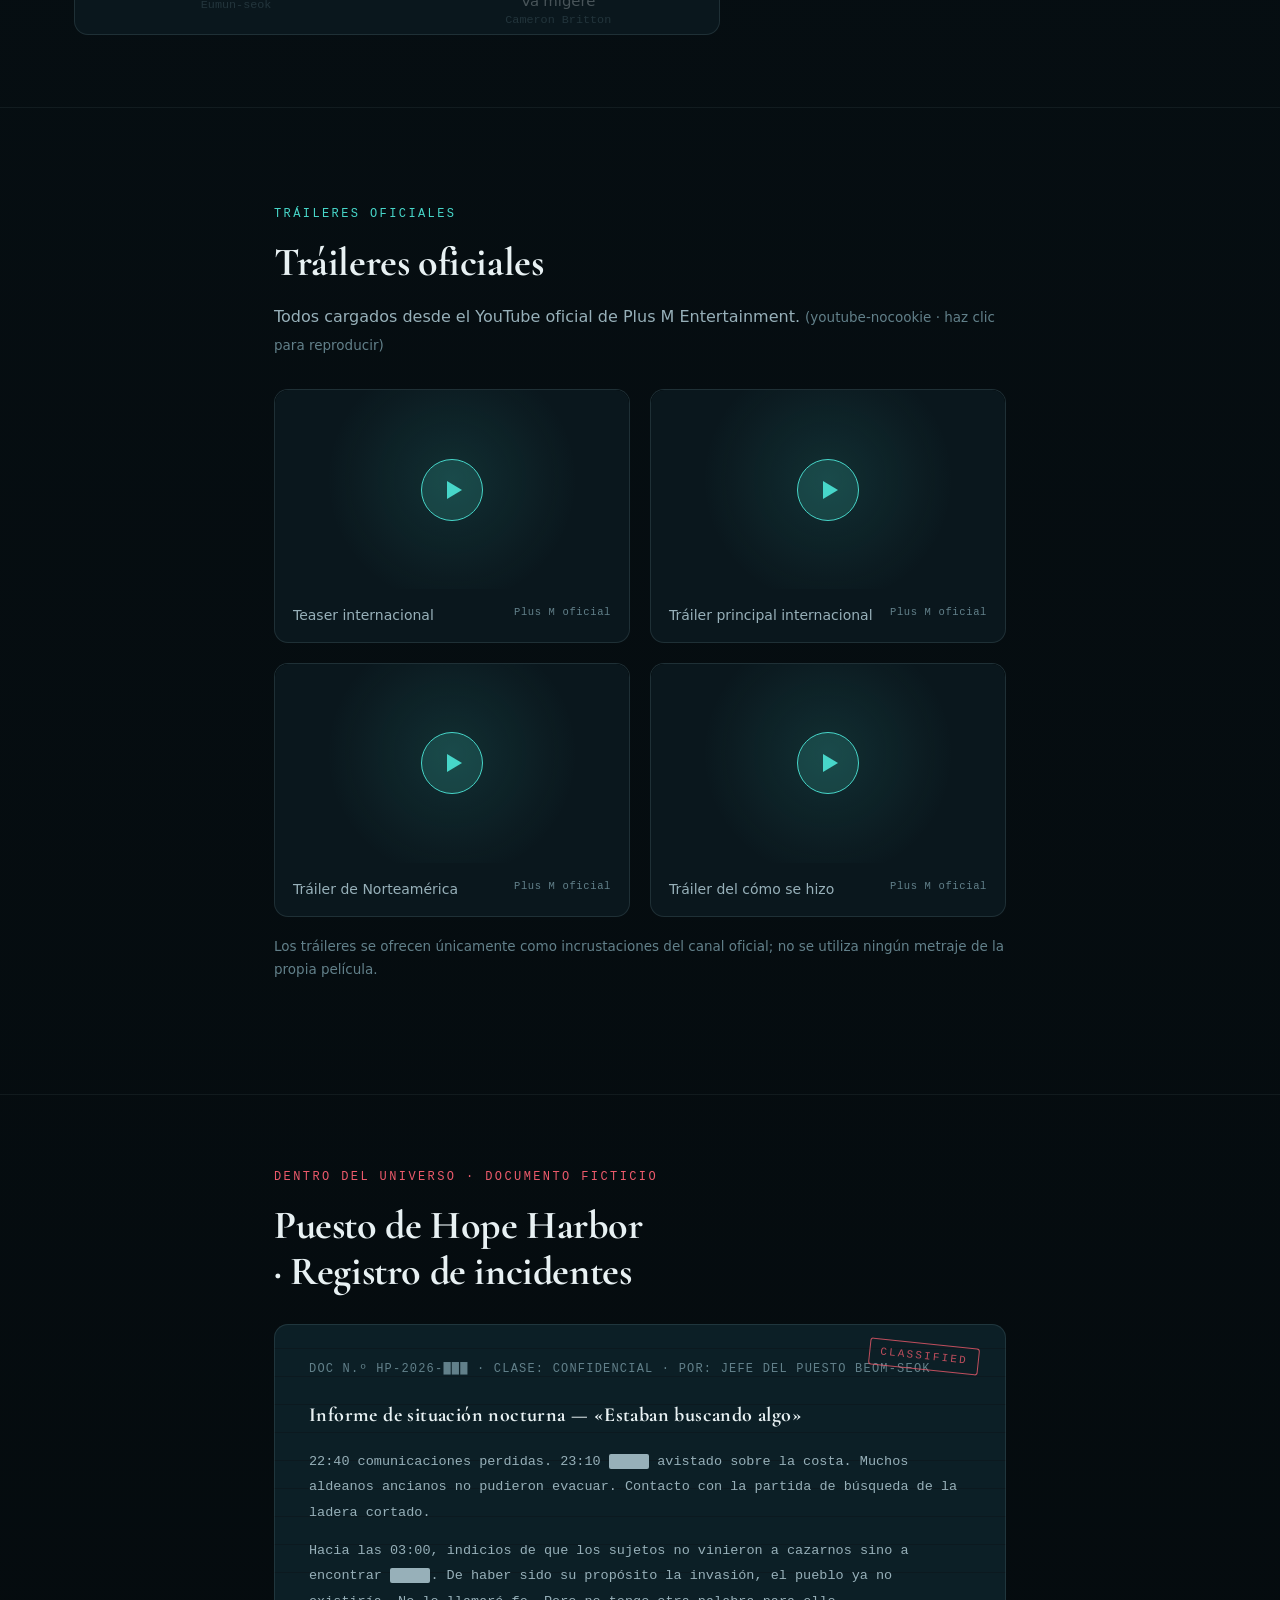
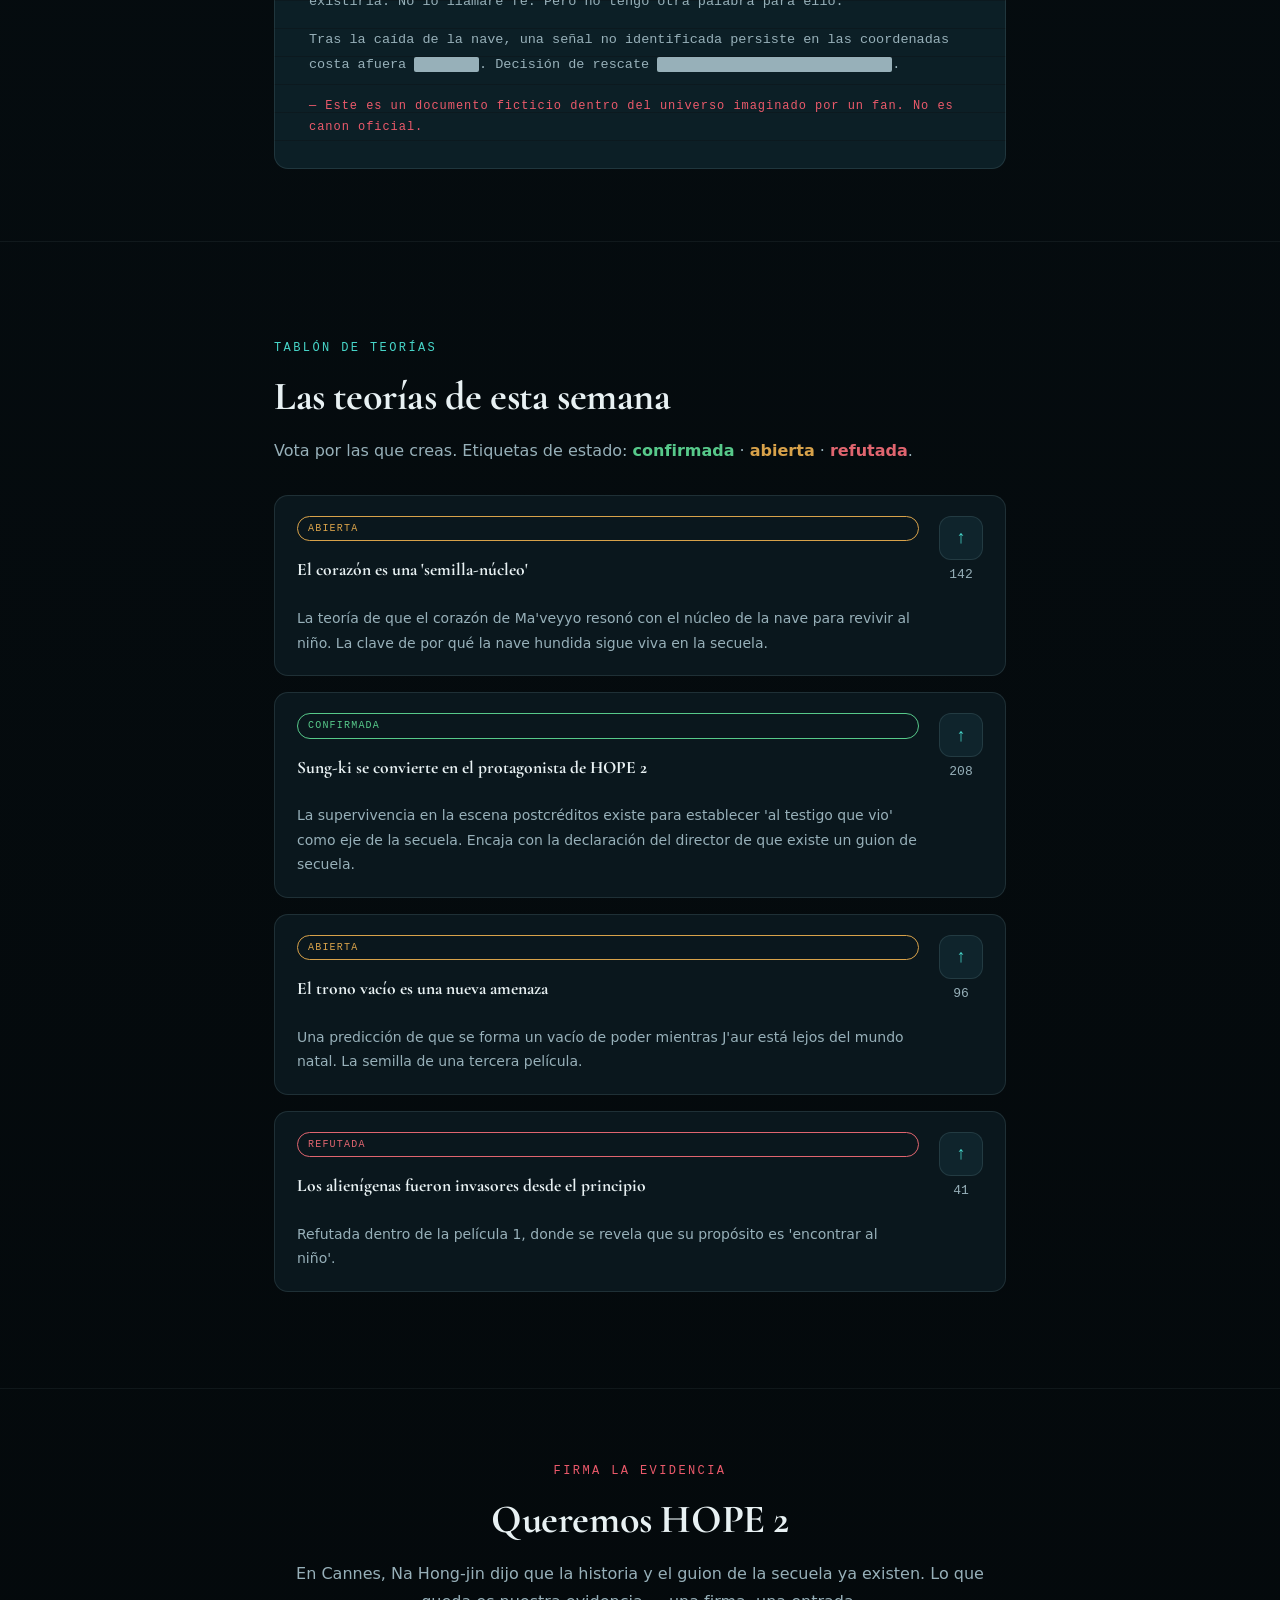
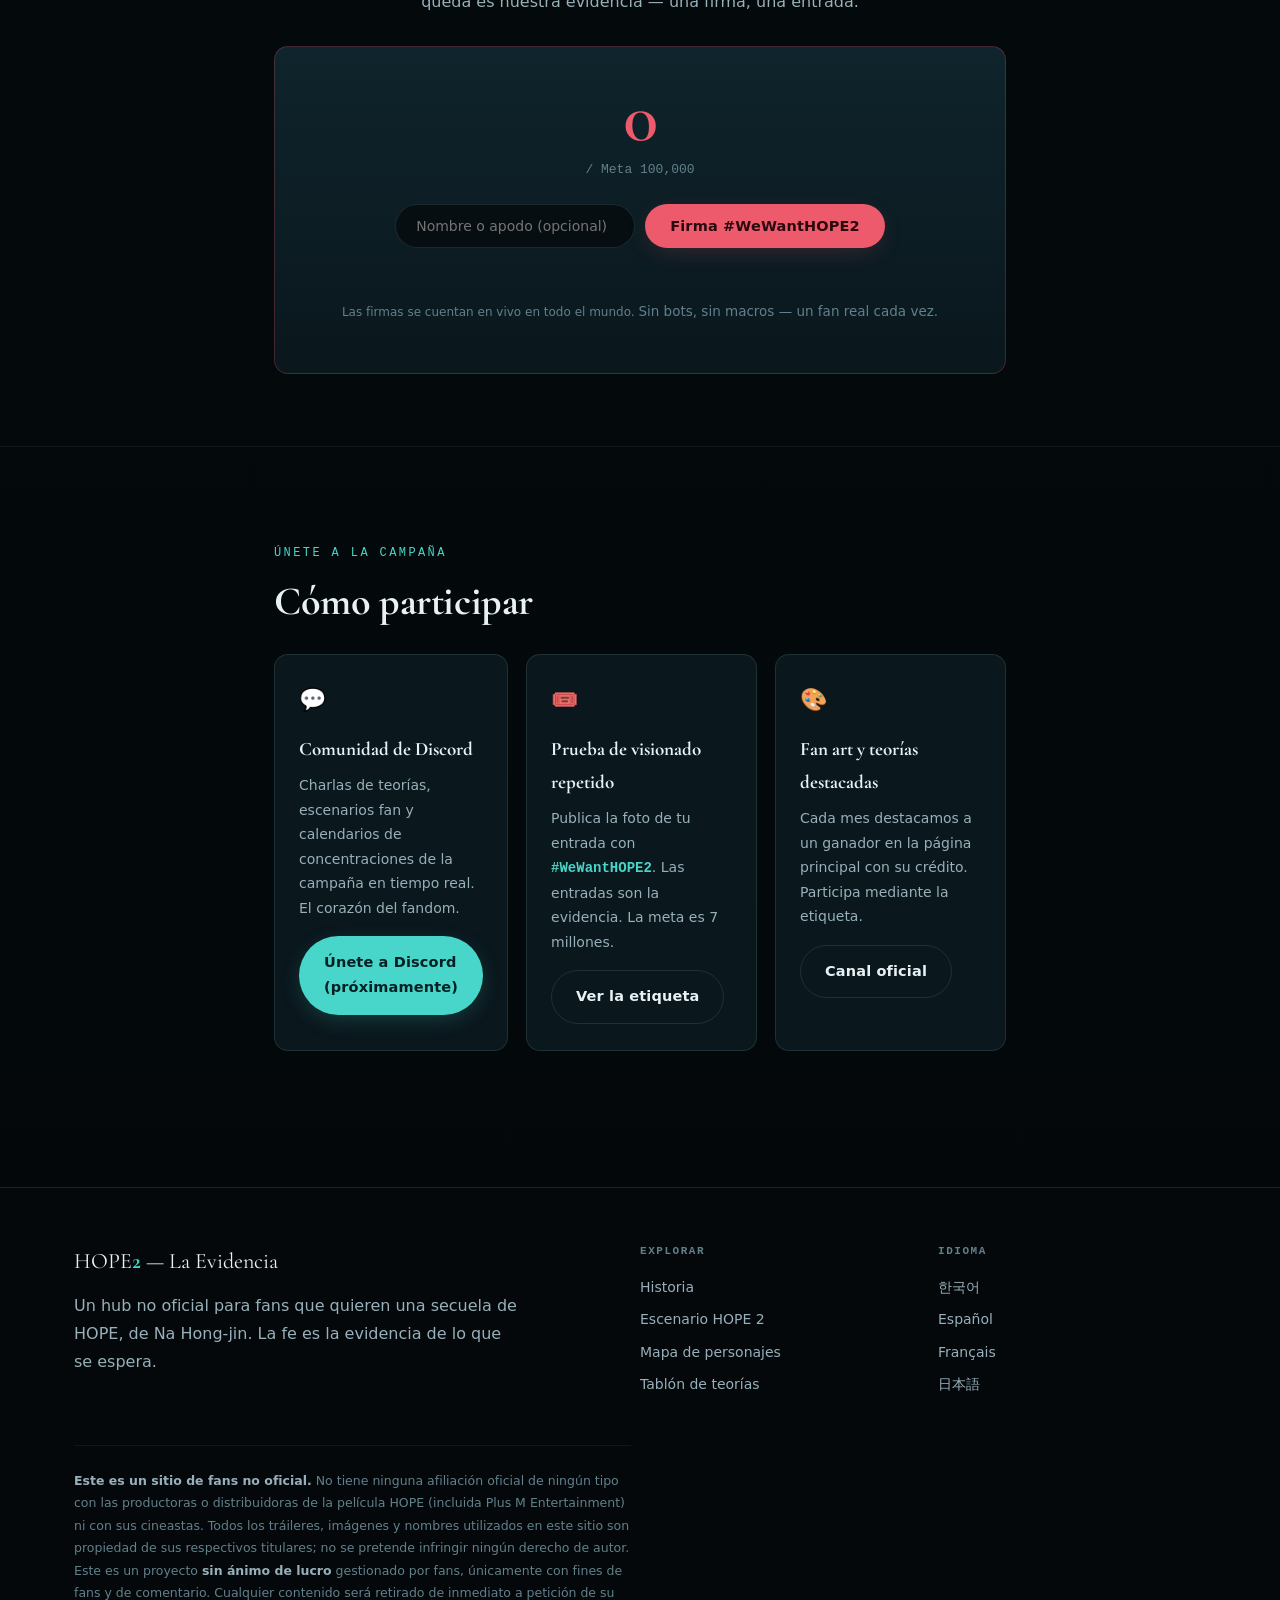
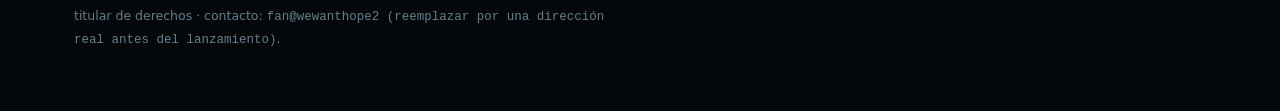
<file: es/index.html>
<!DOCTYPE html>
<html lang="es">
<head>
<meta charset="utf-8">
<meta name="viewport" content="width=device-width, initial-scale=1">
<link rel="icon" type="image/svg+xml" href="/hope2/favicon.svg">
<title>Queremos HOPE 2 — La Evidencia · Hub Global de Fans</title>
<meta name="description" content="Un hub de fans para quienes quieren una secuela de HOPE, de Na Hong-jin. El final explicado, un escenario fan de HOPE 2, un mapa de personajes y un rastreador de taquilla rumbo a los 7 millones del punto de equilibrio. Proyecto de fans, no oficial y sin ánimo de lucro.">
<meta property="og:title" content="Queremos HOPE 2 — La Evidencia">
<meta property="og:description" content="La fe es la evidencia de lo que se espera. Nuestras entradas son la evidencia. #WeWantHOPE2">
<meta property="og:type" content="website">
<link rel="canonical" href="https://charlesmaster911.github.io/hope2/en/">
<link rel="alternate" hreflang="ko" href="https://charlesmaster911.github.io/hope2/ko/">
<link rel="alternate" hreflang="en" href="https://charlesmaster911.github.io/hope2/en/">
<link rel="alternate" hreflang="es" href="https://charlesmaster911.github.io/hope2/es/">
<link rel="alternate" hreflang="fr" href="https://charlesmaster911.github.io/hope2/fr/">
<link rel="alternate" hreflang="ja" href="https://charlesmaster911.github.io/hope2/ja/">
<link rel="alternate" hreflang="x-default" href="https://charlesmaster911.github.io/hope2/">
<link rel="preconnect" href="https://fonts.googleapis.com">
<link rel="preconnect" href="https://fonts.gstatic.com" crossorigin>
<link href="https://fonts.googleapis.com/css2?family=Cormorant+Garamond:ital,wght@0,500;0,600;1,500&family=Nanum+Myeongjo:wght@400;700;800&display=swap" rel="stylesheet">
<link rel="stylesheet" href="../assets/css/hope.css">
</head>
<body>

<nav class="nav">
  <div class="nav-inner">
    <a class="nav-brand" href="#top">HOPE<b>2</b></a>
    <div class="nav-links">
      <a href="#story">Historia</a>
      <a href="#scenario">Escenario HOPE 2</a>
      <a href="#timeline">Cronología</a>
      <a href="#characters">Personajes</a>
      <a href="#videos">Tráileres</a>
      <a href="#theories">Teorías</a>
      <a href="#join">Únete</a>
    </div>
    <div class="nav-lang" aria-label="Elegir idioma">
      <a href="../ko/" hreflang="ko">KO</a>
      <a href="../en/" hreflang="en">EN</a>
      <a href="../es/" aria-current="true" hreflang="es">ES</a>
      <a href="../fr/" hreflang="fr">FR</a>
      <a href="../ja/" hreflang="ja">JA</a>
    </div>
  </div>
</nav>

<header class="hero" id="top">
  <canvas class="hero-canvas" aria-hidden="true"></canvas>
  <div class="hero-inner">
    <p class="hero-eyebrow">Proyecto de fans no oficial · #WeWantHOPE2</p>
    <h1>HOPE<span class="two">2</span></h1>
    <p class="hero-tagline serif">Desde la estrella hundida, la historia no ha terminado.</p>
    <p class="hero-quote serif">"La fe es la evidencia de lo que se espera.<br><em>Nuestras entradas son la evidencia.</em>"</p>
    <div class="hero-cta">
      <a class="btn btn-heart" href="#petition">Firma #WeWantHOPE2</a>
      <a class="btn btn-ghost" href="#scenario">Lee el escenario de HOPE 2</a>
    </div>
  </div>
  <div class="scroll-hint">inicia el descenso ↓ 0 m</div>
</header>

<div class="counters">
  <div class="counter-card office">
    <p class="label">HACIA LOS 7 MILLONES · Rastreador de taquilla</p>
    <div class="counter-num">0</div>
    <div class="counter-goal">/ 7.000.000 de espectadores (punto de equilibrio)</div>
    <div class="progress"><i></i></div>
    <p class="counter-note">A fecha de 2026-07-17, superó el millón · actualizado manualmente desde KOBIS</p>
  </div>
  <div class="counter-card petition">
    <p class="label">#WeWantHOPE2 · Firmas</p>
    <div class="counter-num">0</div>
    <div class="counter-goal">Meta: 100.000</div>
    <div class="progress"><i></i></div>
    <p class="counter-note">Sé la primera firma abajo ↓</p>
  </div>
</div>

<main>

<!-- STORY -->
<section class="band" id="story">
  <div class="wrap reveal">
    <p class="eyebrow">La historia hasta ahora</p>
    <h2 class="h">Lo que dejó la primera película — y la pregunta que planteó</h2>
    <p class="lead dim"><b style="color:var(--foam)">Hope Harbor</b>, un pueblo pesquero cerca de la DMZ. En una noche en que las tropas son desviadas para combatir un incendio forestal y las comunicaciones se cortan, algo desconocido llega. El jefe del puesto Beom-seok y la novata Sung-ae intentan proteger un pueblo de ancianos, mientras Sung-ki y los vecinos que subieron a los montes a cazar a la criatura se convierten en los cazados. Un desastre nacido del no saber se desborda a través del conflicto humano hasta una tragedia cósmica.</p>

    <div class="spoiler-bar">
      <span class="lbl">Spoilers del final a continuación.</span>
      <div class="toggle spoiler-toggle" role="group" aria-label="Visibilidad de spoilers">
        <button data-mode="hide" aria-pressed="true">Antes de verla (ocultar)</button>
        <button data-mode="show" aria-pressed="false">Después de verla (mostrar)</button>
      </div>
    </div>

    <div class="spoiler">
      <h3 class="sub">El final — no una invasión, sino una búsqueda</h3>
      <p class="dim">Nunca fueron invasores. La Emperatriz <b style="color:var(--foam)">J'aur</b> vino en busca de su hijo pequeño perdido — y el niño ya estaba muerto, asesinado por un humano, Yang-bae. En el clímax, cuando Sung-ki derriba al guerrero Ma'veyyo sobre un coche de policía a toda velocidad, el coche se estrella contra una señal de tráfico y Sung-ki parece caer a la muerte. En ese mismo instante la nave nodriza alienígena estalla en el cielo y <b style="color:var(--foam)">se hunde</b> en el mar frente a Hope Harbor.</p>
      <p class="pull spoiler">En la desesperación, Ma'veyyo <em>se arranca su propio corazón y se lo ofrece a la Emperatriz</em>, y J'aur pronuncia una frase tomada de Hebreos 11:1 — la fe es la evidencia de lo que se espera. Entonces el niño muerto vuelve a la vida, y el significado del título <em>HOPE</em> se completa.</p>
      <p class="dim">Una escena postcréditos — Sung-ki, dado por muerto, se aleja cojeando, roto pero vivo. <b style="color:var(--foam)">El único testigo con vida.</b> La primera película termina aquí, pero bajo las olas permanecen la nave hundida, el niño resucitado y el corazón ofrecido.</p>
      <p class="faint">※ La formulación exacta de la frase clave de la película se reporta de forma algo distinta según las fuentes (una cita de Hebreos 11:1). Hasta que se reconfirme, este sitio la marca como «basada en relatos del público».</p>
    </div>
  </div>
</section>

<!-- SCENARIO -->
<section class="band tight" id="scenario">
  <div class="wrap reveal">
    <p class="eyebrow heart">Una secuela de fans · Escenario fan no oficial</p>
    <h2 class="h">HOPE 2 : La Evidencia</h2>
    <p class="dim">Un escenario fan tejido directamente desde el último fotograma de la primera película — la nave hundida, el corazón ofrecido, el niño resucitado, el superviviente Sung-ki. <span class="faint">Una creación de fans sin ánimo de lucro, no es canon oficial.</span></p>
    <div class="acts">
      <div class="act">
        <span class="k">Acto 1</span>
        <h4>La estrella hundida</h4>
        <p>El mar frente a Hope Harbor, donde cayó la nave nodriza. Los cordones militares y los ojos del mundo convergen. <strong>Sung-ki</strong>, apenas con vida, testifica — la Emperatriz, el corazón, el niño resucitado — y nadie le cree. <em>El tema de la «fe» de la primera película se invierte: ahora se le pide al que vio que lo demuestre.</em> Entonces, desde la nave en el fondo, se detecta una débil señal de latido.</p>
      </div>
      <div class="act">
        <span class="k">Acto 2</span>
        <h4>Segundo contacto</h4>
        <p>El ejército inicia operaciones de rescate y recuperación tecnológica, pero la nave no está muerta. El corazón de Ma'veyyo resuena con el núcleo de la nave, devolviendo a la vida al niño <strong>Kali</strong>. Una flota del mundo natal <strong>Gh'ertu</strong> llega para investigar — su único registro dice «los humanos mataron al heredero». Comienza una <em>guerra total entre alienígenas y humanos</em>, y frente a un gobierno empeñado en encubrirlo, Sung-ki, Sung-ae y Beom-seok se reúnen de nuevo.</p>
      </div>
      <div class="act">
        <span class="k">Acto 3</span>
        <h4>La Evidencia</h4>
        <p>En el punto álgido de la guerra, <strong>el resucitado Kali emerge del mar.</strong> El niño que lleva el corazón de Ma'veyyo — una prueba viviente de sacrificio y perdón. La Emperatriz J'aur elige, en lugar de la venganza, creer lo que el niño le muestra. <em>«Antes, lo que se esperaba no podía verse. Ahora, este niño es la evidencia de lo que esperábamos.»</em> Cierra dejando espacio para la coexistencia entre humanos y alienígenas. Postcréditos — el trono Gh'ertu vacío. Una nueva amenaza anunciada.</p>
      </div>
    </div>

    <h3 class="sub">Cabos sueltos, atados</h3>
    <div class="acts">
      <div class="act"><p><strong>El corazón ofrecido</strong> → el corazón es un recipiente de vida y fe; se convierte en el motor de la resurrección.</p></div>
      <div class="act"><p><strong>Cómo regresa el niño</strong> → la resonancia entre el núcleo de la nave y el corazón.</p></div>
      <div class="act"><p><strong>La escena de supervivencia de Sung-ki</strong> → el eje de la secuela. «El testigo que vio.»</p></div>
      <div class="act"><p><strong>La frase «la evidencia de lo que se espera»</strong> → la tesis y el subtítulo de toda la secuela.</p></div>
    </div>
  </div>
</section>

<!-- TIMELINE -->
<section class="band" id="timeline-sec">
  <div class="wrap reveal">
    <p class="eyebrow">Cronología</p>
    <h2 class="h">De Cannes a la estrella hundida</h2>
    <p class="dim">Hechos reales y el escenario fan en un solo flujo. Los puntos rojos son <b style="color:var(--heart)">imaginación fan de HOPE 2</b>.</p>
    <div class="timeline" id="timeline"></div>
  </div>
</section>

<!-- CHARACTERS -->
<section class="band tight" id="characters">
  <div class="wide reveal">
    <div class="wrap" style="padding:0">
      <p class="eyebrow">Quién es quién</p>
      <h2 class="h">Mapa de personajes</h2>
      <p class="dim">Toca un personaje para trazar los lazos entre ambos bandos. <span class="faint">(Contiene spoilers del final)</span></p>
    </div>
    <div class="charmap-wrap">
      <div class="charmap"><svg id="charmap" role="img" aria-label="Mapa de relaciones de personajes"></svg></div>
      <div class="char-detail" id="char-detail"></div>
    </div>
  </div>
</section>

<!-- VIDEOS -->
<section class="band" id="videos">
  <div class="wrap reveal">
    <p class="eyebrow">Tráileres oficiales</p>
    <h2 class="h">Tráileres oficiales</h2>
    <p class="dim">Todos cargados desde el YouTube oficial de Plus M Entertainment. <span class="faint">(youtube-nocookie · haz clic para reproducir)</span></p>
    <div class="videos">
      <div class="video"><div class="frame" data-yt="ODnHr2Emnf0" data-title="HOPE International Teaser"><div class="facade"><div class="play"></div></div></div><div class="cap"><span>Teaser internacional</span><span class="src">Plus M oficial</span></div></div>
      <div class="video"><div class="frame" data-yt="DrNM5QhAr_M" data-title="HOPE International Main Trailer"><div class="facade"><div class="play"></div></div></div><div class="cap"><span>Tráiler principal internacional</span><span class="src">Plus M oficial</span></div></div>
      <div class="video"><div class="frame" data-yt="ztqZZO-lLsE" data-title="HOPE North America Trailer"><div class="facade"><div class="play"></div></div></div><div class="cap"><span>Tráiler de Norteamérica</span><span class="src">Plus M oficial</span></div></div>
      <div class="video"><div class="frame" data-yt="4hHcJPi6aXA" data-title="HOPE Making Trailer"><div class="facade"><div class="play"></div></div></div><div class="cap"><span>Tráiler del cómo se hizo</span><span class="src">Plus M oficial</span></div></div>
    </div>
    <p class="faint" style="margin-top:18px">Los tráileres se ofrecen únicamente como incrustaciones del canal oficial; no se utiliza ningún metraje de la propia película.</p>
  </div>
</section>

<!-- IN-UNIVERSE DOSSIER -->
<section class="band tight" id="dossier">
  <div class="wrap reveal">
    <p class="eyebrow heart">Dentro del universo · documento ficticio</p>
    <h2 class="h">Puesto de Hope Harbor · Registro de incidentes</h2>
    <div class="dossier">
      <div class="doc-head">DOC N.º HP-2026-███ · CLASE: CONFIDENCIAL · POR: Jefe del puesto Beom-seok</div>
      <h4>Informe de situación nocturna — «Estaban buscando algo»</h4>
      <p>22:40 comunicaciones perdidas. 23:10 <span class="redact">████</span> avistado sobre la costa. Muchos aldeanos ancianos no pudieron evacuar. Contacto con la partida de búsqueda de la ladera cortado.</p>
      <p>Hacia las 03:00, indicios de que los sujetos no vinieron a cazarnos sino a encontrar <span class="redact">████</span>. De haber sido su propósito la invasión, el pueblo ya no existiría. No lo llamaré fe. Pero no tengo otra palabra para ello.</p>
      <p>Tras la caída de la nave, una señal no identificada persiste en las coordenadas costa afuera <span class="redact">██.████</span>. Decisión de rescate <span class="redact">pendiente del mando superior</span>.</p>
      <div class="stamp">— Este es un documento ficticio dentro del universo imaginado por un fan. No es canon oficial.</div>
    </div>
  </div>
</section>

<!-- THEORY BOARD -->
<section class="band" id="theories-sec">
  <div class="wrap reveal">
    <p class="eyebrow">Tablón de teorías</p>
    <h2 class="h">Las teorías de esta semana</h2>
    <p class="dim">Vota por las que creas. Etiquetas de estado: <b style="color:var(--ok)">confirmada</b> · <b style="color:var(--pending)">abierta</b> · <b style="color:var(--refuted)">refutada</b>.</p>
    <div class="theories" id="theories"></div>
  </div>
</section>

<!-- PETITION -->
<section class="band tight" id="petition">
  <div class="wrap reveal center">
    <p class="eyebrow heart">Firma la Evidencia</p>
    <h2 class="h">Queremos HOPE 2</h2>
    <p class="dim">En Cannes, Na Hong-jin dijo que la historia y el guion de la secuela ya existen. Lo que queda es nuestra evidencia — una firma, una entrada.</p>
    <div class="petition-box">
      <div class="big">0</div>
      <div class="of">/ Meta 100.000</div>
      <form>
        <input type="text" name="name" placeholder="Nombre o apodo (opcional)" aria-label="Nombre o apodo" autocomplete="off">
        <button type="submit" class="btn btn-heart">Firma #WeWantHOPE2</button>
      </form>
      <p class="thanks" role="status" aria-live="polite"></p>
      <p class="counter-note">Las firmas se cuentan en vivo en todo el mundo. <span class="faint">Sin bots, sin macros — un fan real cada vez.</span></p>
    </div>
  </div>
</section>

<!-- JOIN -->
<section class="band" id="join">
  <div class="wrap reveal">
    <p class="eyebrow">Únete a la campaña</p>
    <h2 class="h">Cómo participar</h2>
    <div class="join-grid">
      <div class="join-card">
        <div class="ic">💬</div>
        <h4>Comunidad de Discord</h4>
        <p>Charlas de teorías, escenarios fan y calendarios de concentraciones de la campaña en tiempo real. El corazón del fandom.</p>
        <a class="btn btn-primary" href="#" data-discord>Únete a Discord (próximamente)</a>
      </div>
      <div class="join-card">
        <div class="ic">🎟️</div>
        <h4>Prueba de visionado repetido</h4>
        <p>Publica la foto de tu entrada con <b class="mono" style="color:var(--biolum)">#WeWantHOPE2</b>. Las entradas son la evidencia. La meta es 7 millones.</p>
        <a class="btn btn-ghost" href="https://www.instagram.com/explore/tags/wewanthope2/" target="_blank" rel="noopener">Ver la etiqueta</a>
      </div>
      <div class="join-card">
        <div class="ic">🎨</div>
        <h4>Fan art y teorías destacadas</h4>
        <p>Cada mes destacamos a un ganador en la página principal con su crédito. Participa mediante la etiqueta.</p>
        <a class="btn btn-ghost" href="https://www.youtube.com/@plusm_entertainment" target="_blank" rel="noopener">Canal oficial</a>
      </div>
    </div>
  </div>
</section>

</main>

<footer class="site">
  <div class="wide">
    <div class="cols">
      <div>
        <div class="brand">HOPE<b>2</b> — La Evidencia</div>
        <p class="dim" style="margin-top:12px;max-width:44ch">Un hub no oficial para fans que quieren una secuela de HOPE, de Na Hong-jin. La fe es la evidencia de lo que se espera.</p>
      </div>
      <div>
        <h5>Explorar</h5>
        <a href="#story">Historia</a>
        <a href="#scenario">Escenario HOPE 2</a>
        <a href="#characters">Mapa de personajes</a>
        <a href="#theories">Tablón de teorías</a>
      </div>
      <div>
        <h5>Idioma</h5>
        <a href="../ko/">한국어</a>
        <a href="../es/">Español</a>
        <a href="../fr/">Français</a>
        <a href="../ja/">日本語</a>
      </div>
    </div>
    <p class="disclaimer">
      <strong>Este es un sitio de fans no oficial.</strong> No tiene ninguna afiliación oficial de ningún tipo con las productoras o distribuidoras de la película HOPE (incluida Plus M Entertainment) ni con sus cineastas.
      Todos los tráileres, imágenes y nombres utilizados en este sitio son propiedad de sus respectivos titulares; no se pretende infringir ningún derecho de autor.
      Este es un proyecto <strong>sin ánimo de lucro</strong> gestionado por fans, únicamente con fines de fans y de comentario.
      Cualquier contenido será retirado de inmediato a petición de su titular de derechos · contacto: <span class="mono">fan@wewanthope2 (reemplazar por una dirección real antes del lanzamiento)</span>.
    </p>
  </div>
</footer>

<script type="application/json" id="hope-data">
{
  "counter": { "boxOffice": 1000000, "boxOfficeGoal": 7000000, "petitionBase": 0, "petitionGoal": 100000 },
  "ui": {
    "factionHuman": "Humanos · Hope Harbor",
    "factionAlien": "Gh'ertu · Alienígenas",
    "petitionThanks": "Gracias por firmar. Tú eres la evidencia.",
    "petitionAlready": "Ya has firmado. Gracias — ahora demuéstralo con una entrada.",
    "petitionOf": "/ Meta {goal}",
    "status_ok": "confirmada",
    "status_pending": "abierta",
    "status_refuted": "refutada"
  },
  "characters": [
    { "id": "beomseok", "faction": "human", "name": "Beom-seok", "actor": "Hwang Jung-min", "desc": "Jefe del puesto de Hope Harbor. El centro de la crisis, tratando de proteger un pueblo de ancianos. Ve primero a las personas, hasta el final.", "links": ["sungae", "sungki"] },
    { "id": "sungki", "faction": "human", "name": "Sung-ki", "actor": "Jo In-sung", "desc": "Un joven que va a cazar a la criatura y se convierte en el cazado. Es el único que sobrevive en la escena postcréditos — el único testigo de HOPE 2.", "links": ["sungae", "mabeyyo", "yangbae"] },
    { "id": "sungae", "faction": "human", "name": "Sung-ae", "actor": "Jung Ho-yeon", "desc": "Una agente novata que sostiene el pueblo junto a Beom-seok. Ojos que maduran dentro del miedo.", "links": ["beomseok"] },
    { "id": "yangbae", "faction": "human", "name": "Yang-bae", "actor": "Eumun-seok", "desc": "El hombre responsable de la muerte del niño. El rostro de la ignorancia que apretó el gatillo de la catástrofe.", "links": ["kali"] },
    { "id": "jaur", "faction": "alien", "name": "J'aur", "actor": "Alicia Vikander", "desc": "La Emperatriz alienígena. No vino a invadir sino a encontrar a su hijo perdido. Un ser atrapado entre la venganza y la fe.", "links": ["mabeyyo", "kali", "aidover", "vamigere"] },
    { "id": "mabeyyo", "faction": "alien", "name": "Ma'veyyo", "actor": "Michael Fassbender", "desc": "El guerrero que sirve a la Emperatriz. Al final de la desesperación, se arranca su propio corazón y se lo ofrece.", "links": ["jaur", "sungki", "kali"] },
    { "id": "kali", "faction": "alien", "name": "Kali", "actor": "el hijo de la Emperatriz", "desc": "El niño que muere y regresa. El ser que completa el significado del título 'HOPE'. El corazón de HOPE 2.", "links": ["jaur", "mabeyyo", "yangbae"] },
    { "id": "aidover", "faction": "alien", "name": "Ai'dovor", "actor": "Taylor Russell", "desc": "Un alienígena al lado de la Emperatriz.", "links": ["jaur"] },
    { "id": "vamigere", "faction": "alien", "name": "Va'migere", "actor": "Cameron Britton", "desc": "Un alienígena al lado de la Emperatriz.", "links": ["jaur"] }
  ],
  "timeline": [
    { "when": "2026.05 · Cannes", "film": 1, "tag": "real", "title": "Estreno mundial en Cannes", "body": "A competición en el 79.º Festival de Cannes. Una ovación de siete minutos de pie." },
    { "when": "2026.07.15 · Estreno", "film": 1, "tag": "real", "title": "Hope Harbor, primer contacto", "body": "En una noche de comunicaciones cortadas, algo desconocido llega al pueblo. Más de un millón de espectadores en tres días." },
    { "when": "Película 1 · Final", "film": 1, "tag": "película 1", "title": "La nave cae", "body": "La nave nodriza alienígena estalla y se hunde en el mar frente a Hope Harbor.", "spoiler": true },
    { "when": "Película 1 · Final", "film": 1, "tag": "película 1", "title": "El corazón ofrecido", "body": "Ma'veyyo se arranca el corazón y se lo da a la Emperatriz J'aur. El niño muerto vuelve a la vida.", "spoiler": true },
    { "when": "Película 1 · Postcréditos", "film": 1, "tag": "película 1", "title": "El testigo con vida", "body": "Sung-ki, dado por muerto, se aleja cojeando, roto pero vivo.", "spoiler": true },
    { "when": "HOPE 2 · Acto 1", "film": 2, "tag": "fan", "title": "La estrella hundida", "body": "Se detecta una débil señal de latido desde la nave hundida. El testigo no puede creerlo.", "spoiler": true },
    { "when": "HOPE 2 · Acto 2", "film": 2, "tag": "fan", "title": "Segundo contacto", "body": "Una flota Gh'ertu llega a investigar. Su único registro: 'los humanos mataron al heredero'.", "spoiler": true },
    { "when": "HOPE 2 · Acto 3", "film": 2, "tag": "fan", "title": "La evidencia", "body": "El resucitado Kali emerge del mar. En lugar de venganza, queda espacio para la coexistencia.", "spoiler": true }
  ],
  "theories": [
    { "id": "t1", "status": "pending", "title": "El corazón es una 'semilla-núcleo'", "body": "La teoría de que el corazón de Ma'veyyo resonó con el núcleo de la nave para revivir al niño. La clave de por qué la nave hundida sigue viva en la secuela.", "votes": 142 },
    { "id": "t2", "status": "ok", "title": "Sung-ki se convierte en el protagonista de HOPE 2", "body": "La supervivencia en la escena postcréditos existe para establecer 'al testigo que vio' como eje de la secuela. Encaja con la declaración del director de que existe un guion de secuela.", "votes": 208 },
    { "id": "t3", "status": "pending", "title": "El trono vacío es una nueva amenaza", "body": "Una predicción de que se forma un vacío de poder mientras J'aur está lejos del mundo natal. La semilla de una tercera película.", "votes": 96 },
    { "id": "t4", "status": "refuted", "title": "Los alienígenas fueron invasores desde el principio", "body": "Refutada dentro de la película 1, donde se revela que su propósito es 'encontrar al niño'.", "votes": 41 }
  ]
}
</script>
<script src="../assets/js/hope.js"></script>
</body>
</html>
</file>
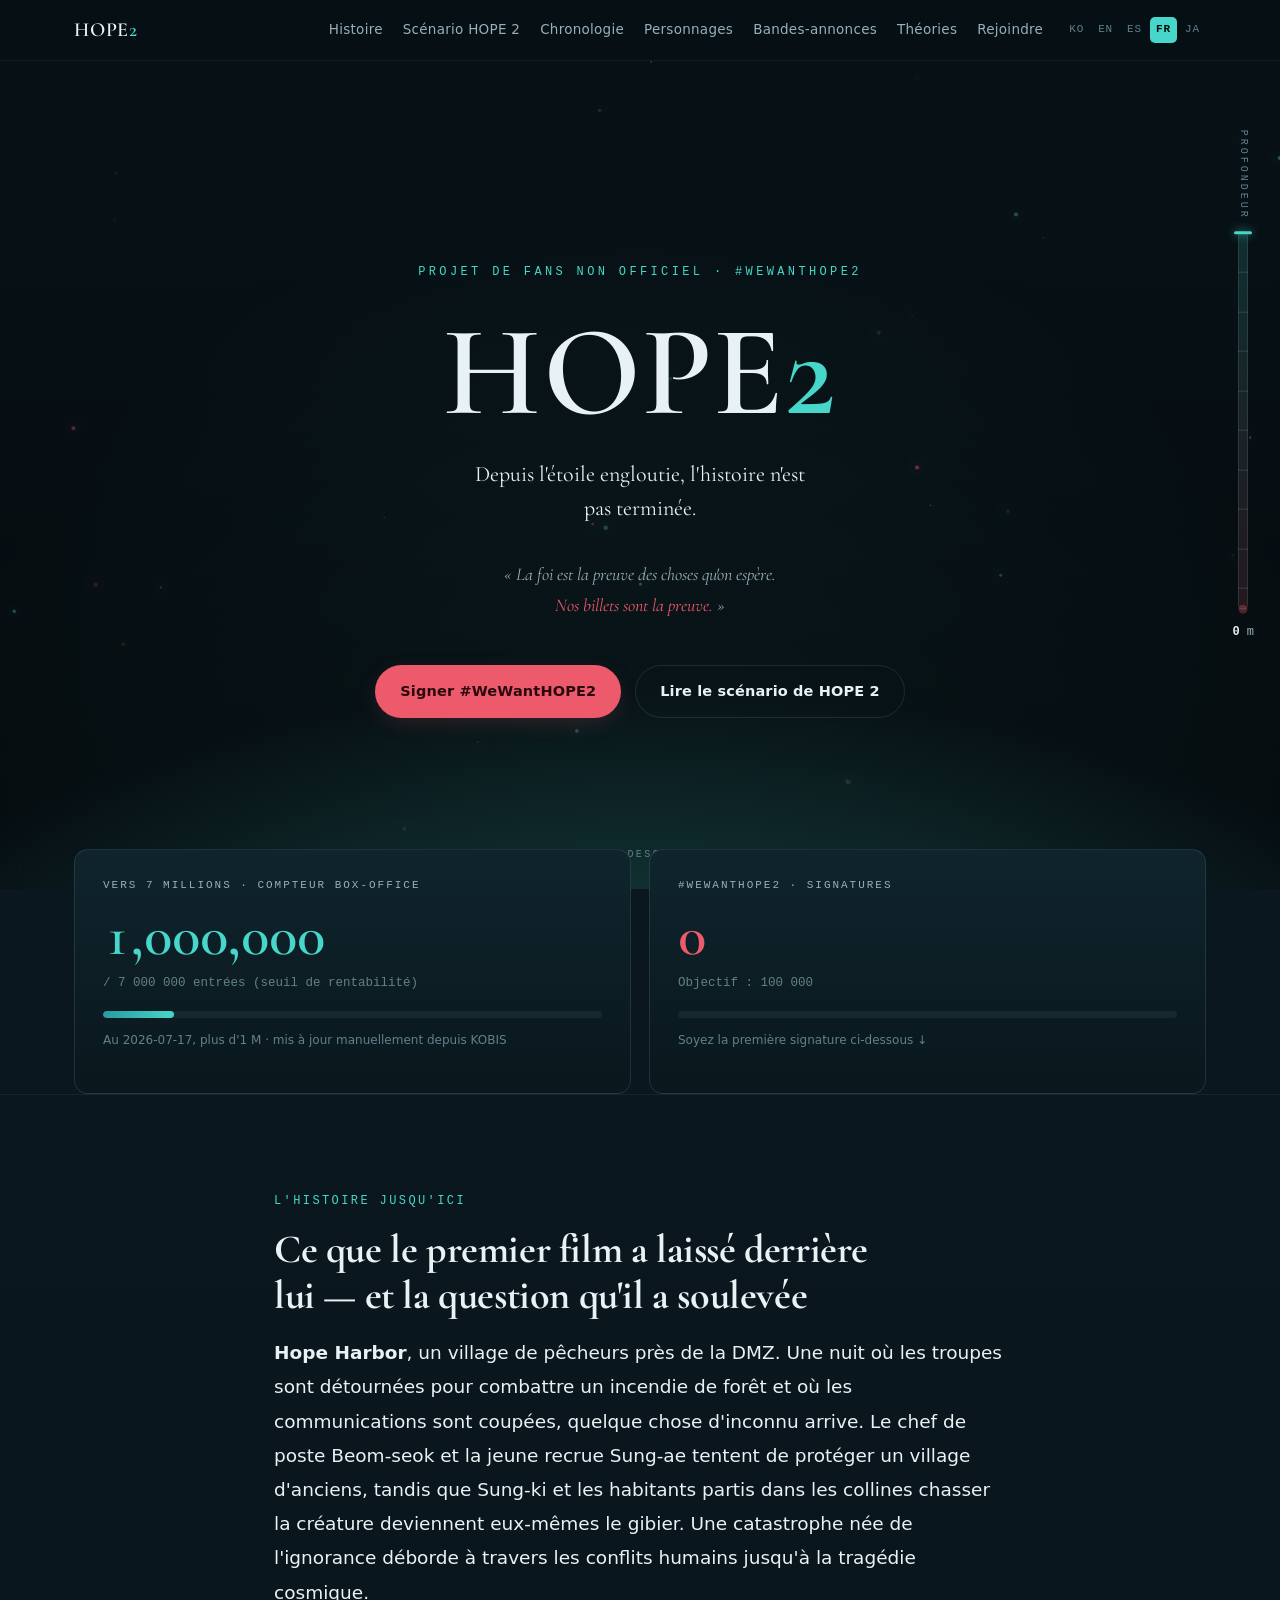
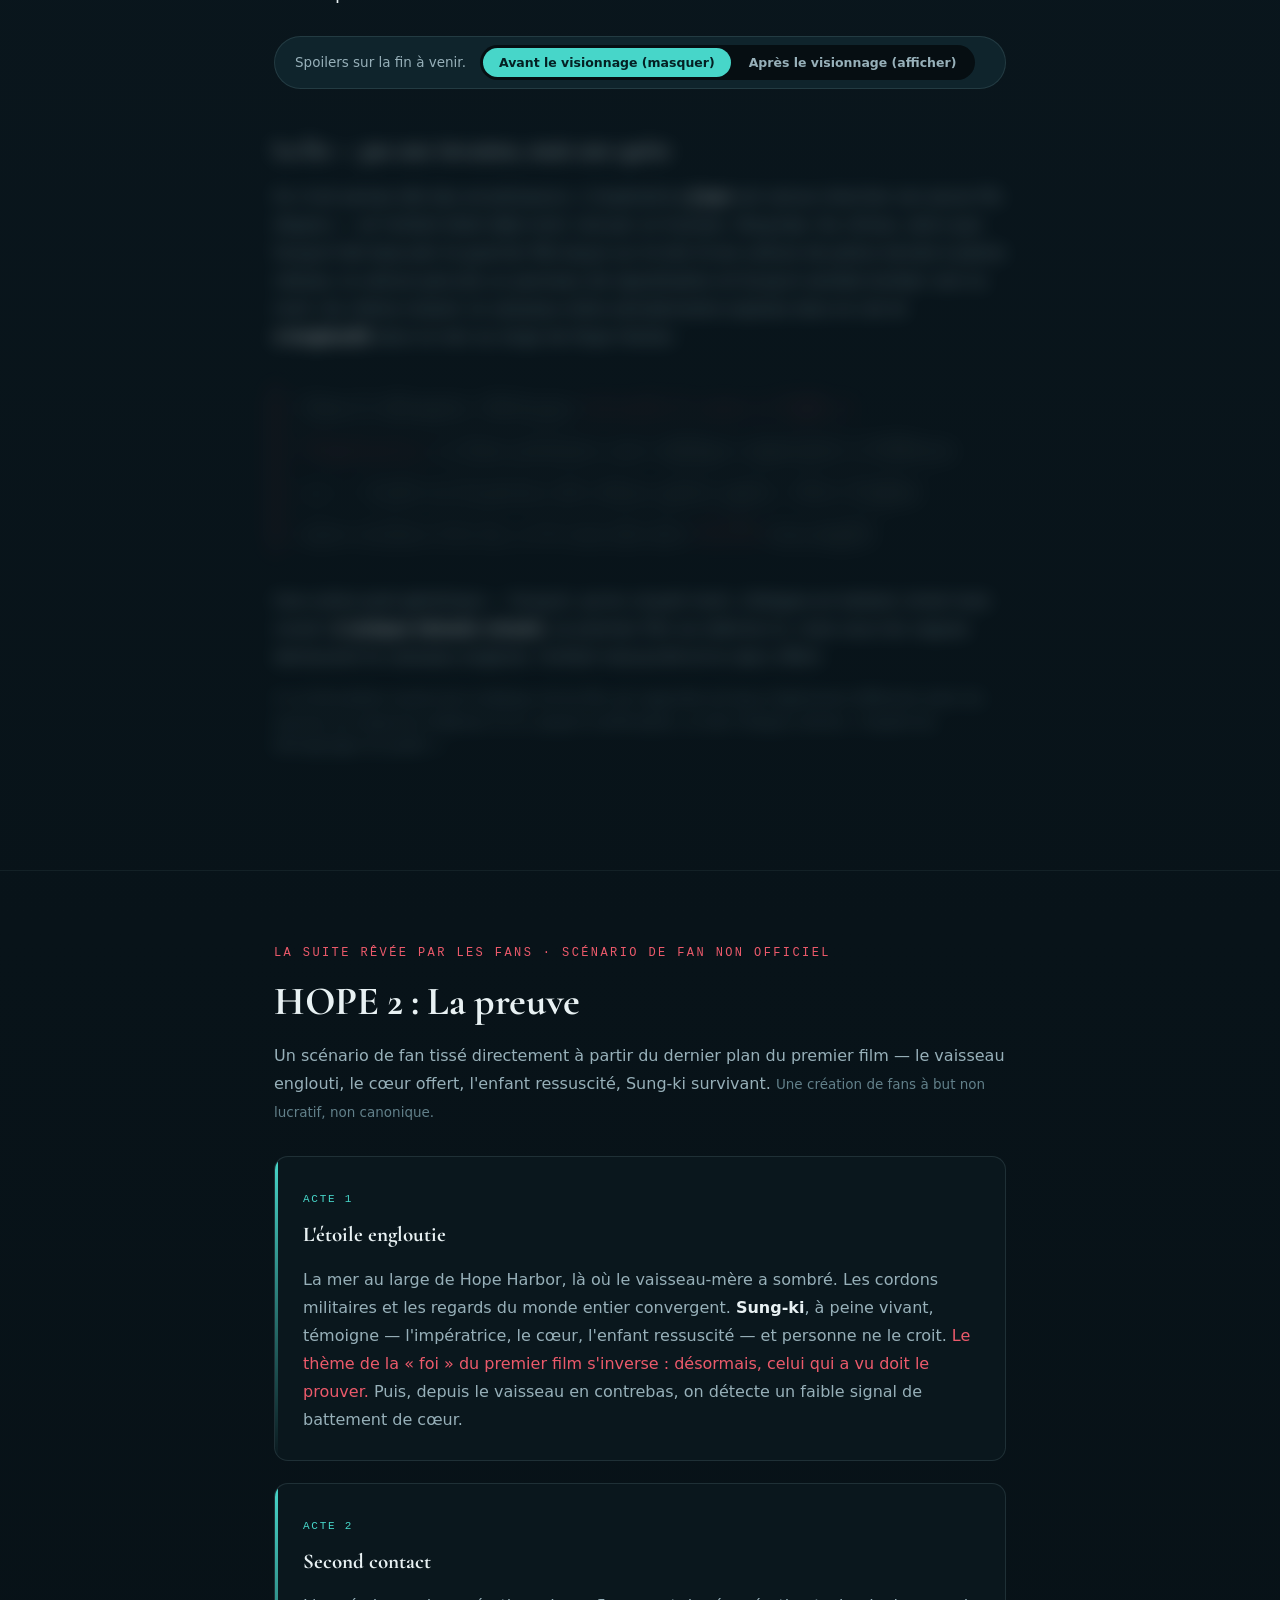
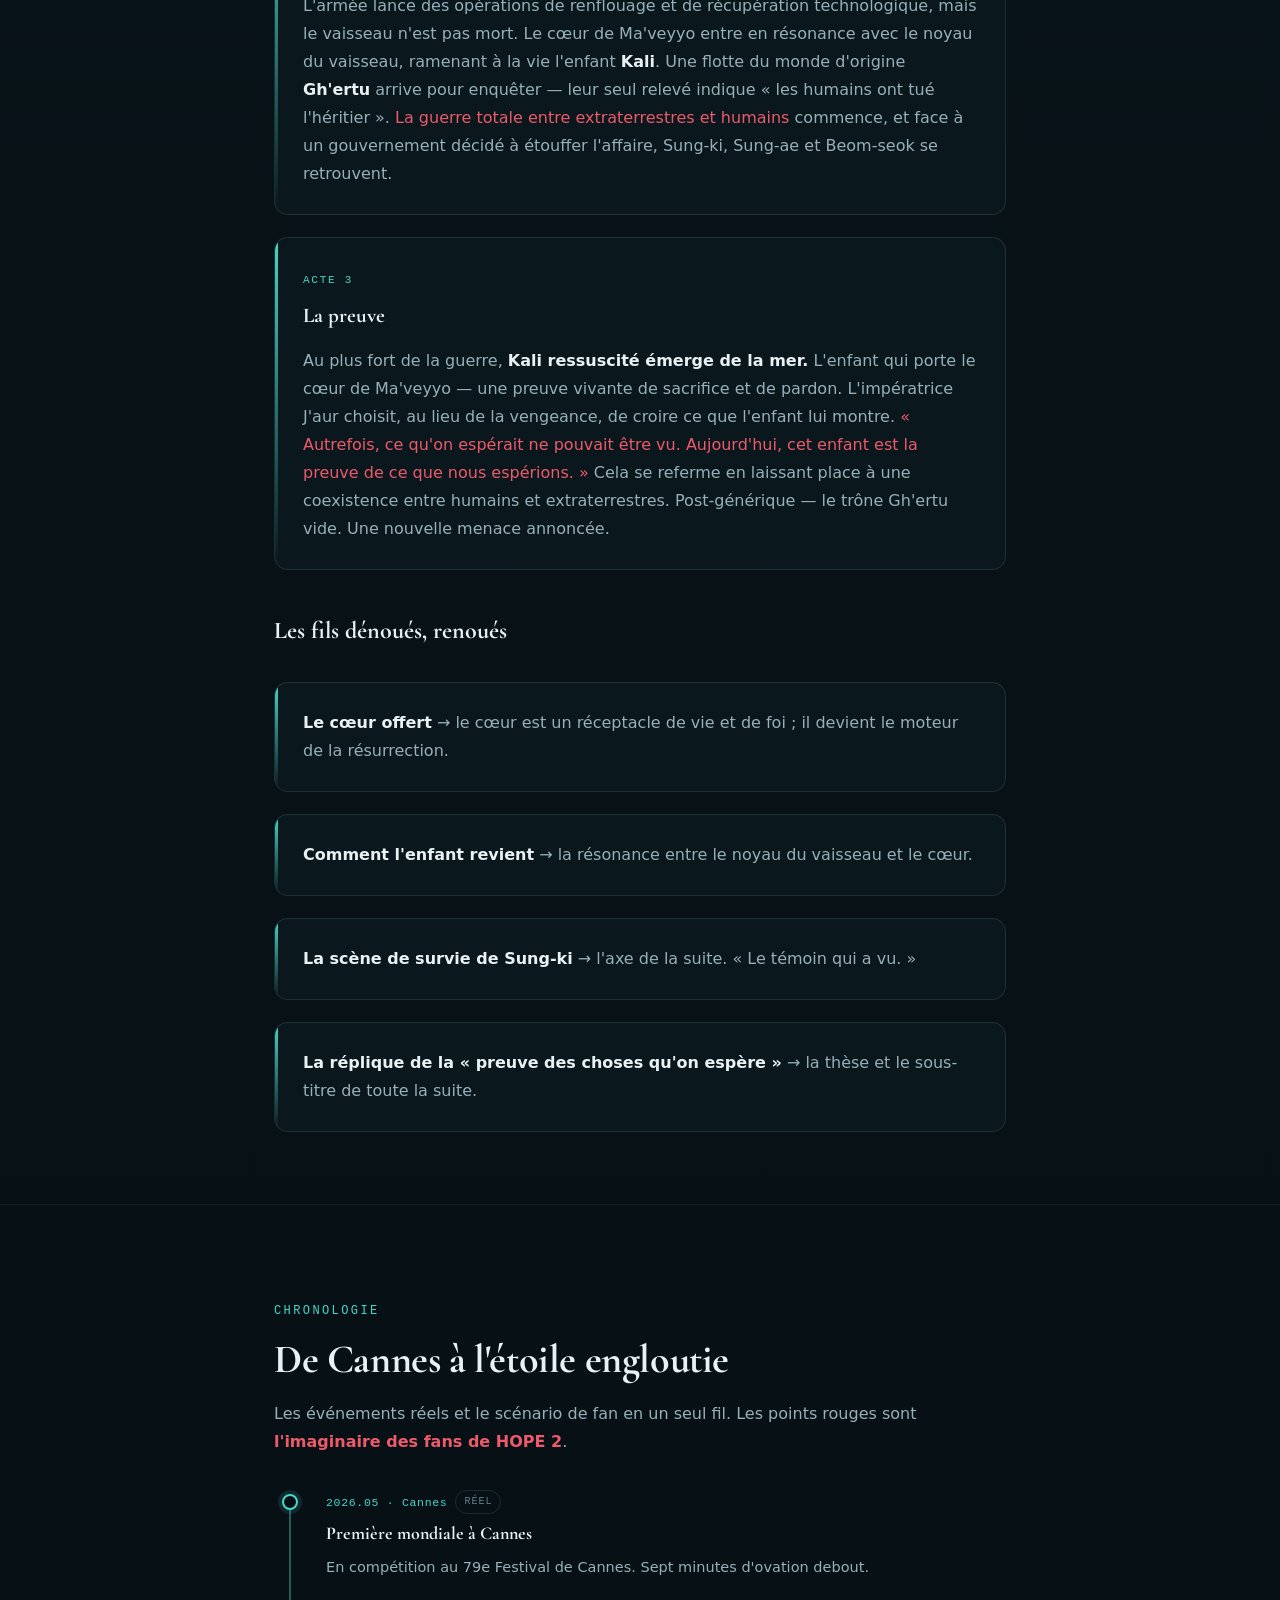
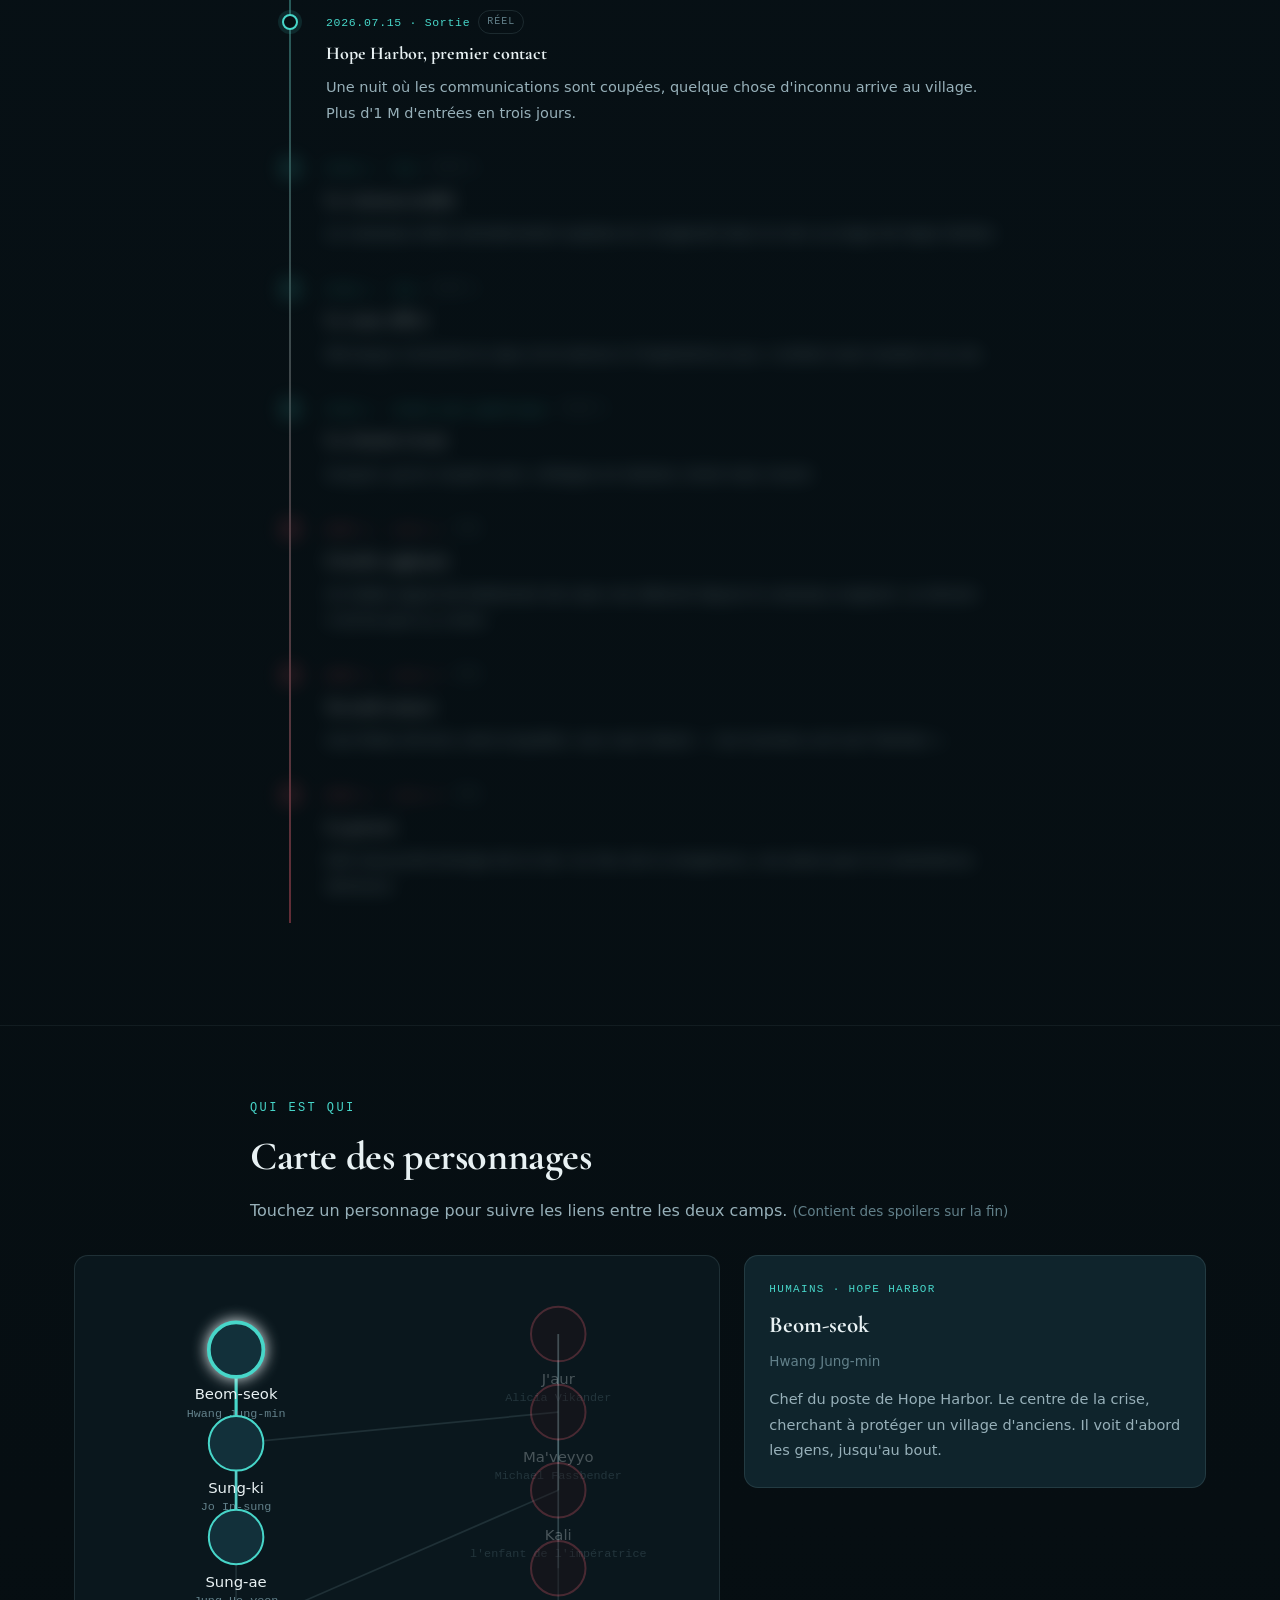
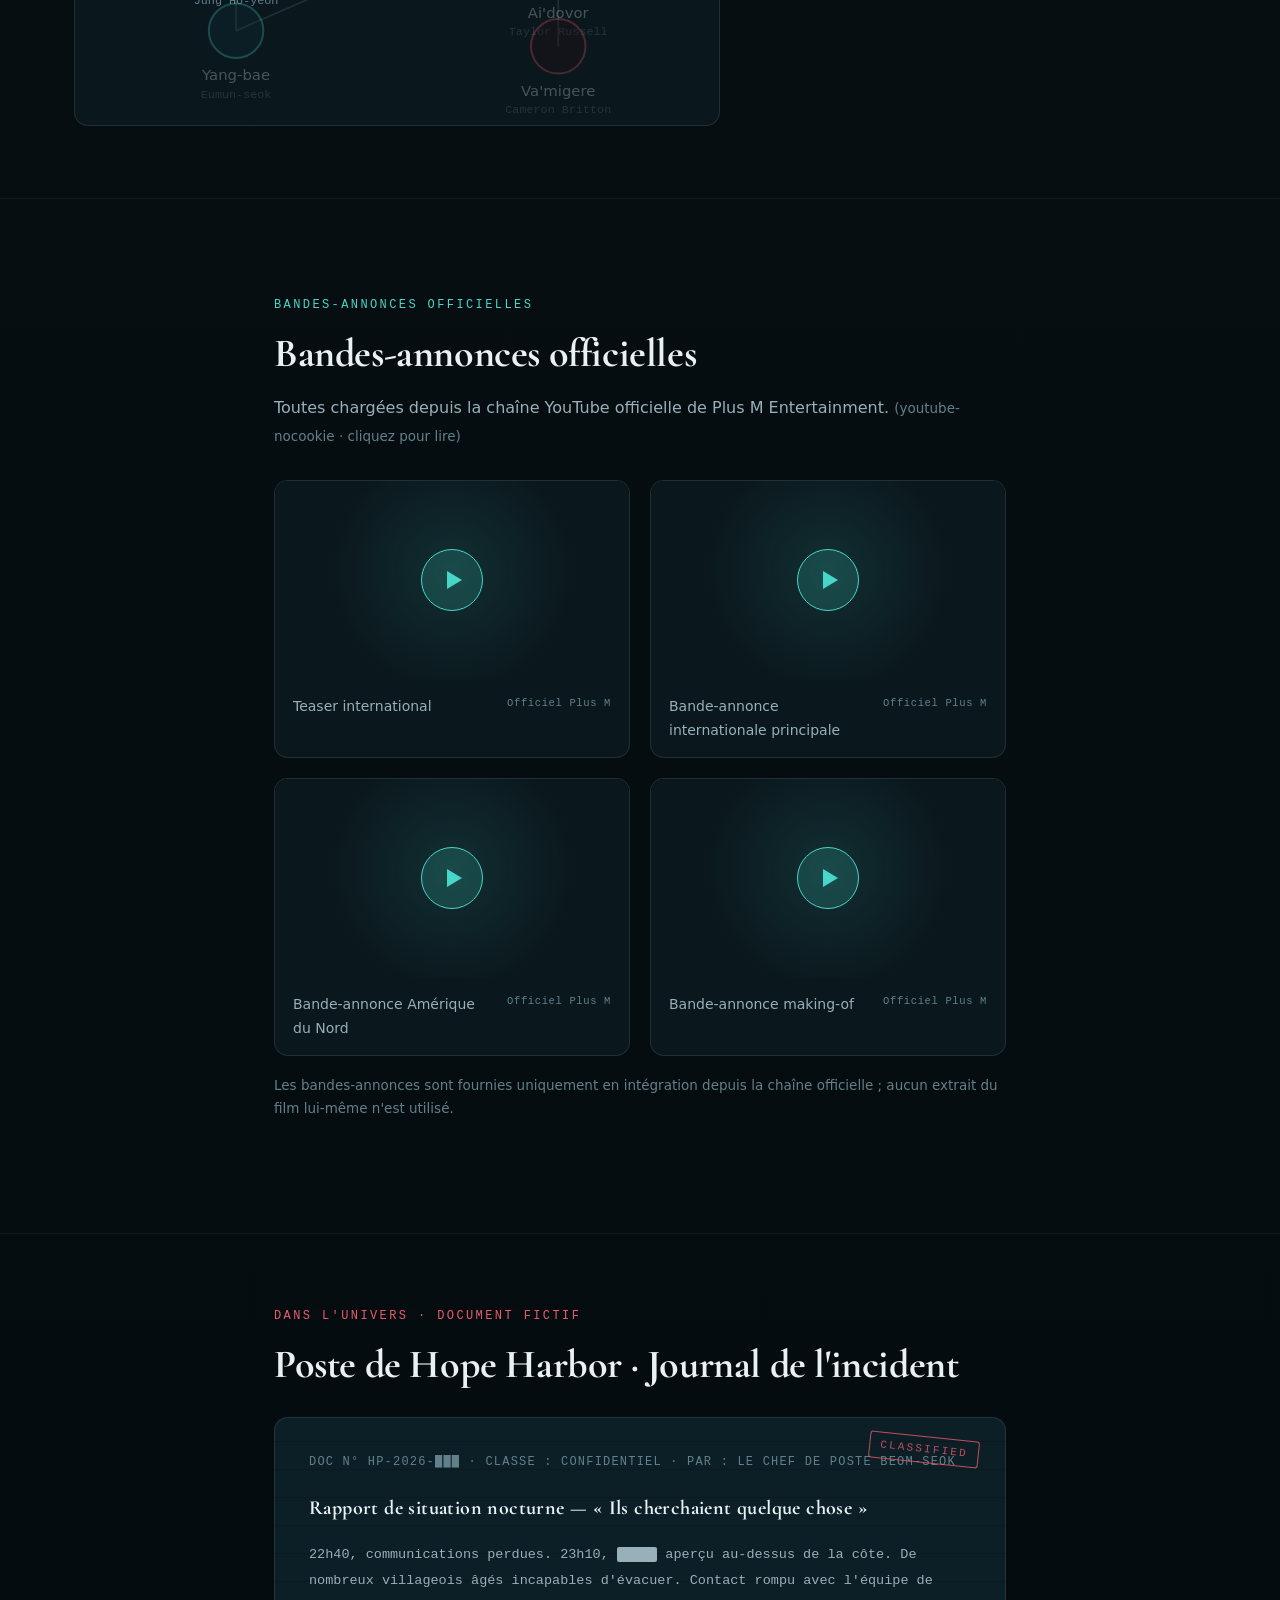
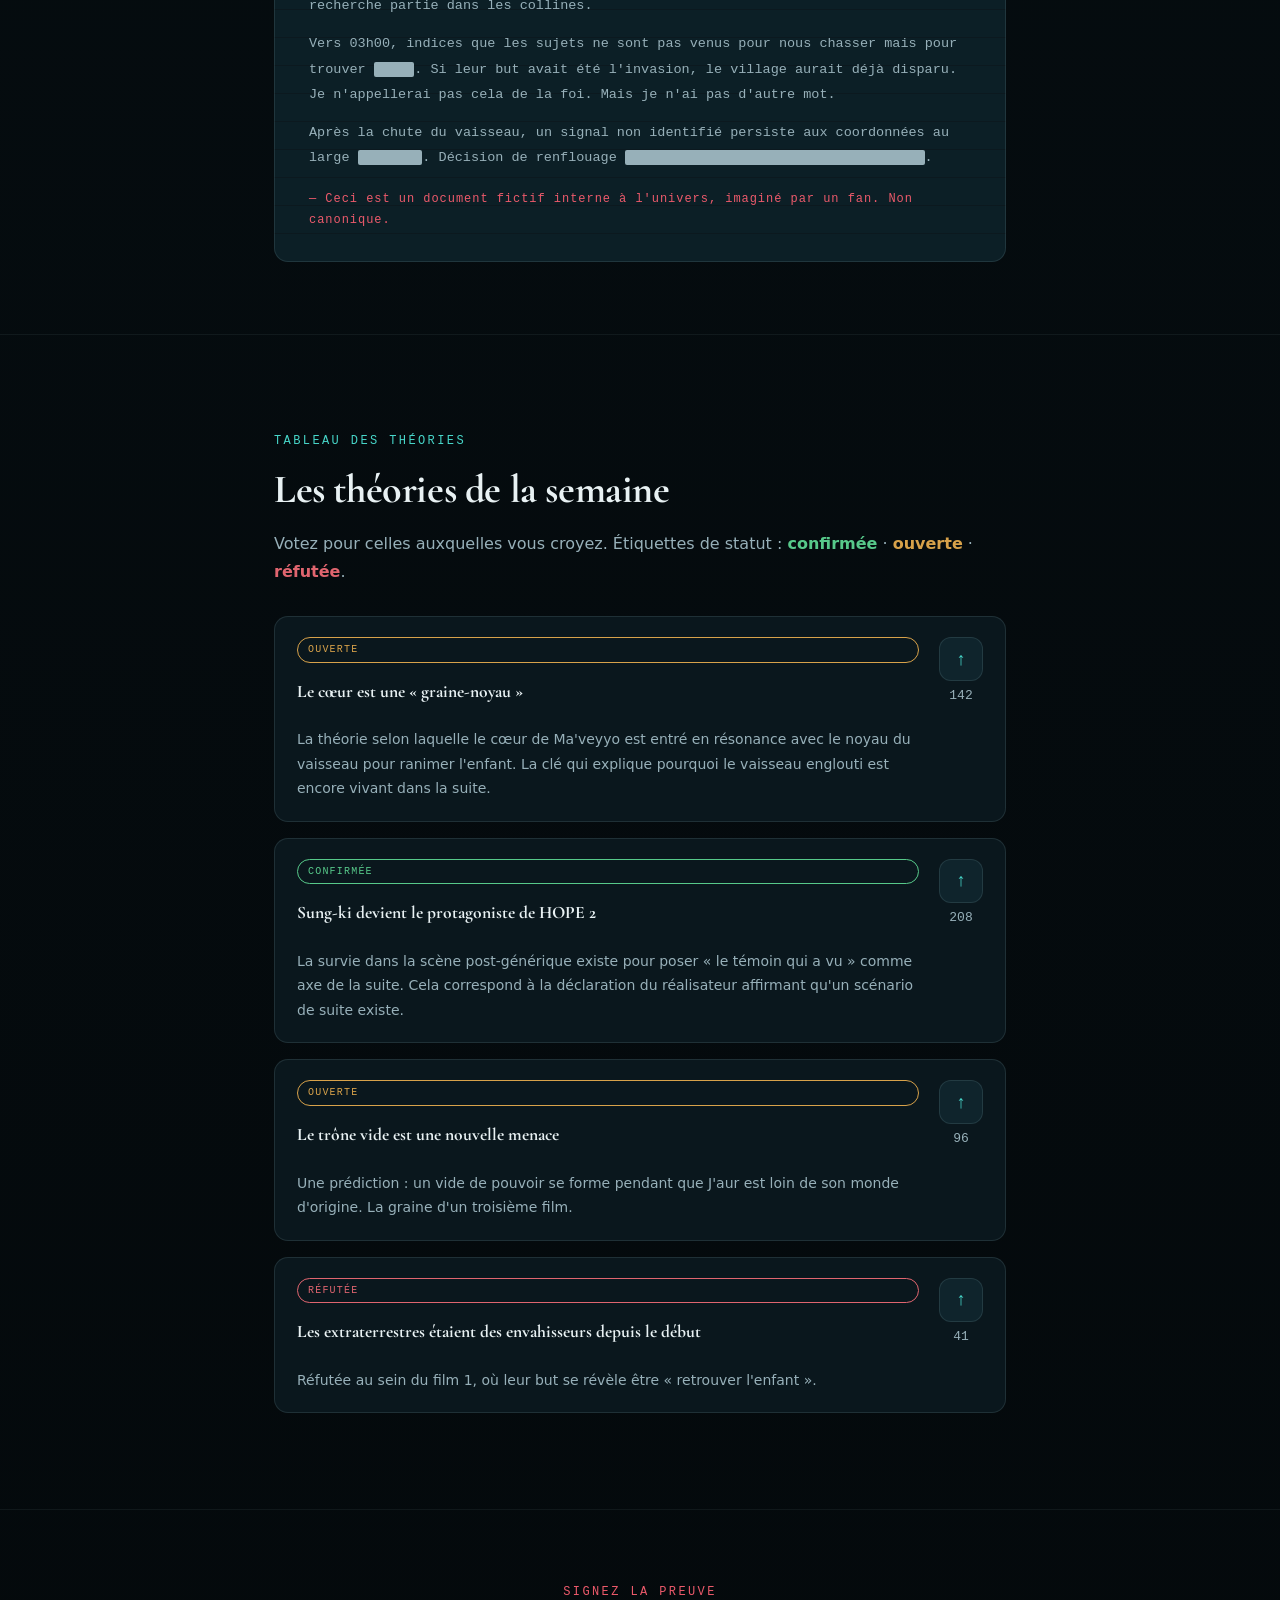
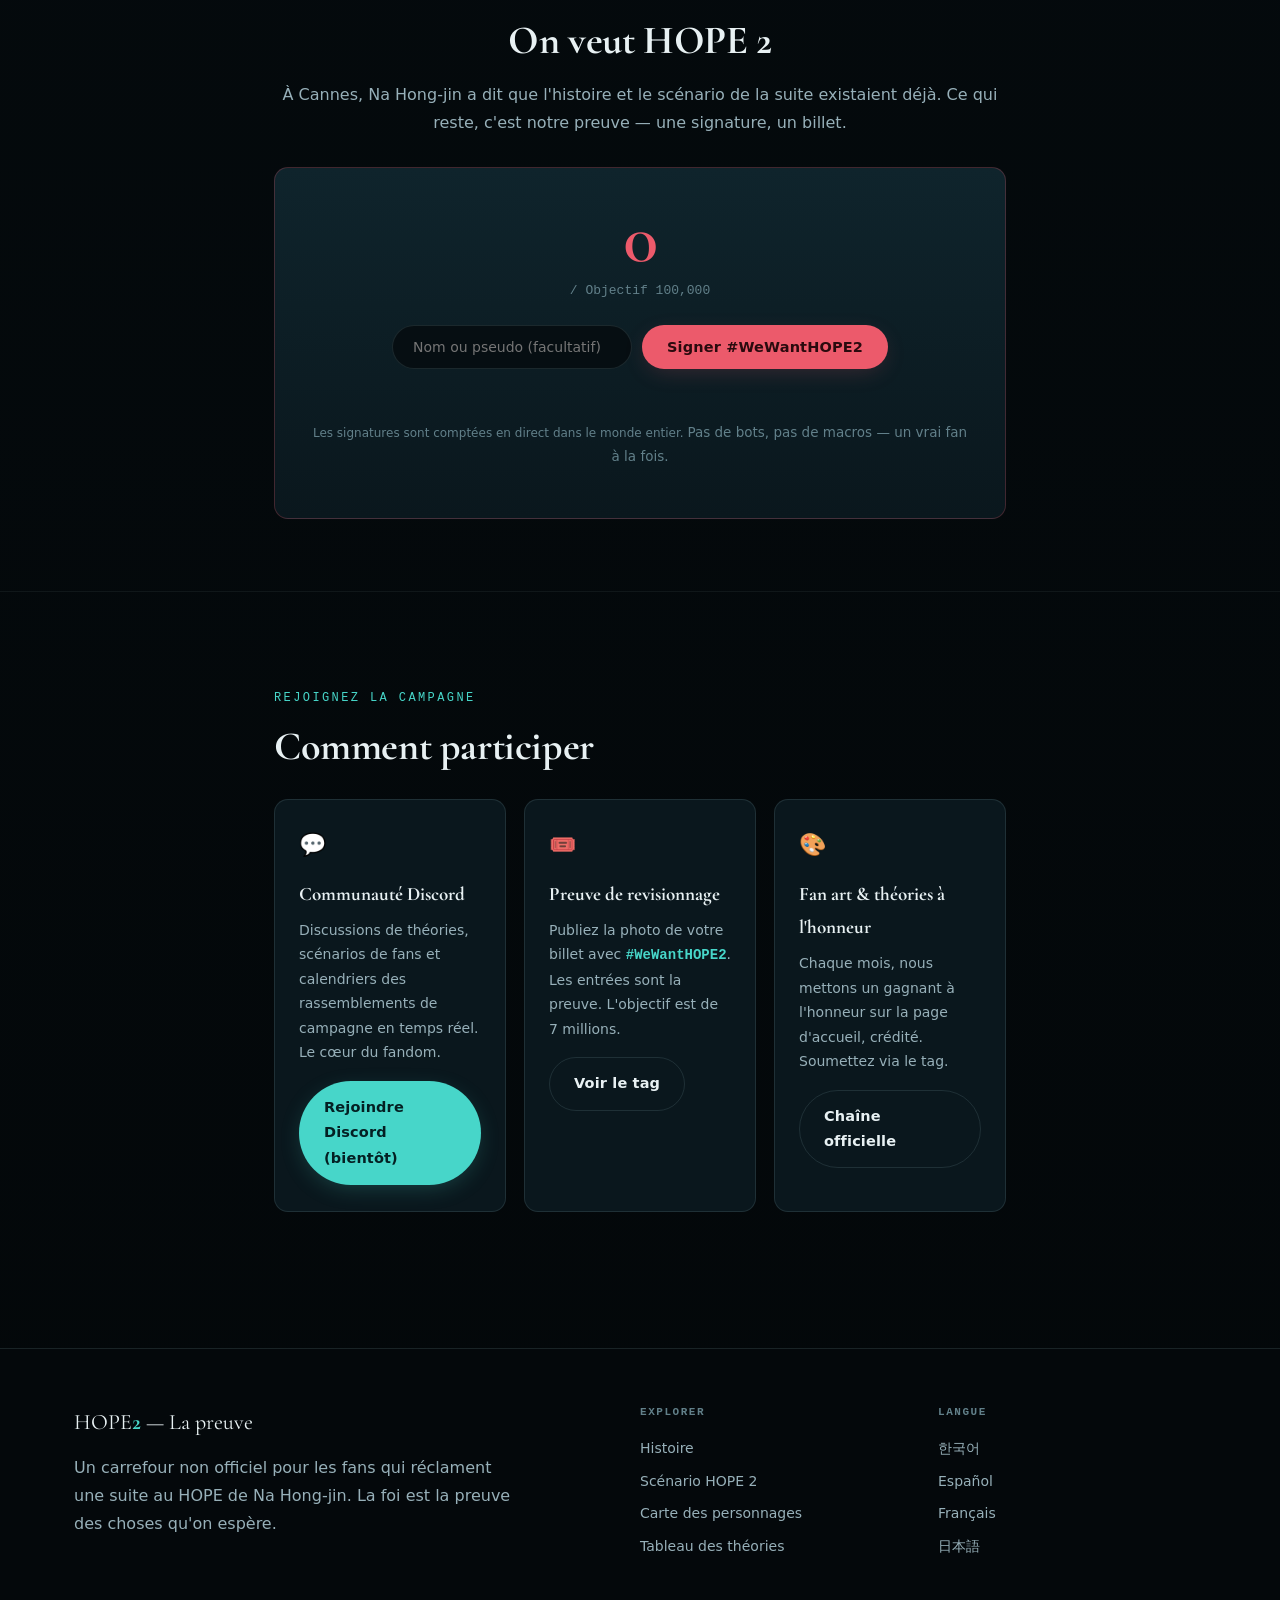
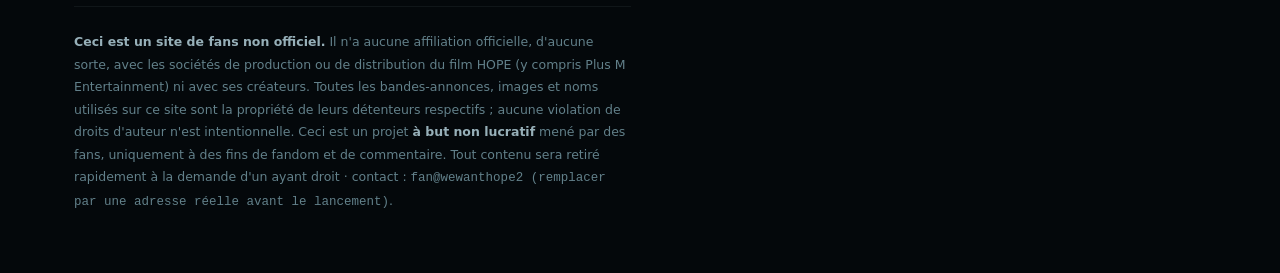
<file: fr/index.html>
<!DOCTYPE html>
<html lang="fr">
<head>
<meta charset="utf-8">
<meta name="viewport" content="width=device-width, initial-scale=1">
<link rel="icon" type="image/svg+xml" href="/hope2/favicon.svg">
<title>On veut HOPE 2 — La preuve · Carrefour mondial des fans</title>
<meta name="description" content="Un carrefour pour les fans qui réclament une suite au HOPE de Na Hong-jin. La fin expliquée, un scénario de fan pour HOPE 2, une carte des personnages et un compteur box-office vers le seuil de rentabilité des 7 millions. Projet de fans non officiel et à but non lucratif.">
<meta property="og:title" content="On veut HOPE 2 — La preuve">
<meta property="og:description" content="La foi est la preuve des choses qu'on espère. Nos billets sont la preuve. #WeWantHOPE2">
<meta property="og:type" content="website">
<link rel="canonical" href="https://charlesmaster911.github.io/hope2/en/">
<link rel="alternate" hreflang="ko" href="https://charlesmaster911.github.io/hope2/ko/">
<link rel="alternate" hreflang="en" href="https://charlesmaster911.github.io/hope2/en/">
<link rel="alternate" hreflang="es" href="https://charlesmaster911.github.io/hope2/es/">
<link rel="alternate" hreflang="fr" href="https://charlesmaster911.github.io/hope2/fr/">
<link rel="alternate" hreflang="ja" href="https://charlesmaster911.github.io/hope2/ja/">
<link rel="alternate" hreflang="x-default" href="https://charlesmaster911.github.io/hope2/">
<link rel="preconnect" href="https://fonts.googleapis.com">
<link rel="preconnect" href="https://fonts.gstatic.com" crossorigin>
<link href="https://fonts.googleapis.com/css2?family=Cormorant+Garamond:ital,wght@0,500;0,600;1,500&family=Nanum+Myeongjo:wght@400;700;800&display=swap" rel="stylesheet">
<link rel="stylesheet" href="../assets/css/hope.css">
</head>
<body>

<nav class="nav">
  <div class="nav-inner">
    <a class="nav-brand" href="#top">HOPE<b>2</b></a>
    <div class="nav-links">
      <a href="#story">Histoire</a>
      <a href="#scenario">Scénario HOPE 2</a>
      <a href="#timeline">Chronologie</a>
      <a href="#characters">Personnages</a>
      <a href="#videos">Bandes-annonces</a>
      <a href="#theories">Théories</a>
      <a href="#join">Rejoindre</a>
    </div>
    <div class="nav-lang" aria-label="Choisir la langue">
      <a href="../ko/" hreflang="ko">KO</a>
      <a href="../en/" hreflang="en">EN</a>
      <a href="../es/" hreflang="es">ES</a>
      <a href="../fr/" aria-current="true" hreflang="fr">FR</a>
      <a href="../ja/" hreflang="ja">JA</a>
    </div>
  </div>
</nav>

<header class="hero" id="top">
  <canvas class="hero-canvas" aria-hidden="true"></canvas>
  <div class="hero-inner">
    <p class="hero-eyebrow">Projet de fans non officiel · #WeWantHOPE2</p>
    <h1>HOPE<span class="two">2</span></h1>
    <p class="hero-tagline serif">Depuis l'étoile engloutie, l'histoire n'est pas terminée.</p>
    <p class="hero-quote serif">« La foi est la preuve des choses qu'on espère.<br><em>Nos billets sont la preuve.</em> »</p>
    <div class="hero-cta">
      <a class="btn btn-heart" href="#petition">Signer #WeWantHOPE2</a>
      <a class="btn btn-ghost" href="#scenario">Lire le scénario de HOPE 2</a>
    </div>
  </div>
  <div class="scroll-hint">amorcez la descente ↓ 0 m</div>
</header>

<div class="counters">
  <div class="counter-card office">
    <p class="label">VERS 7 MILLIONS · Compteur box-office</p>
    <div class="counter-num">0</div>
    <div class="counter-goal">/ 7 000 000 entrées (seuil de rentabilité)</div>
    <div class="progress"><i></i></div>
    <p class="counter-note">Au 2026-07-17, plus d'1 M · mis à jour manuellement depuis KOBIS</p>
  </div>
  <div class="counter-card petition">
    <p class="label">#WeWantHOPE2 · Signatures</p>
    <div class="counter-num">0</div>
    <div class="counter-goal">Objectif : 100 000</div>
    <div class="progress"><i></i></div>
    <p class="counter-note">Soyez la première signature ci-dessous ↓</p>
  </div>
</div>

<main>

<!-- STORY -->
<section class="band" id="story">
  <div class="wrap reveal">
    <p class="eyebrow">L'histoire jusqu'ici</p>
    <h2 class="h">Ce que le premier film a laissé derrière lui — et la question qu'il a soulevée</h2>
    <p class="lead dim"><b style="color:var(--foam)">Hope Harbor</b>, un village de pêcheurs près de la DMZ. Une nuit où les troupes sont détournées pour combattre un incendie de forêt et où les communications sont coupées, quelque chose d'inconnu arrive. Le chef de poste Beom-seok et la jeune recrue Sung-ae tentent de protéger un village d'anciens, tandis que Sung-ki et les habitants partis dans les collines chasser la créature deviennent eux-mêmes le gibier. Une catastrophe née de l'ignorance déborde à travers les conflits humains jusqu'à la tragédie cosmique.</p>

    <div class="spoiler-bar">
      <span class="lbl">Spoilers sur la fin à venir.</span>
      <div class="toggle spoiler-toggle" role="group" aria-label="Visibilité des spoilers">
        <button data-mode="hide" aria-pressed="true">Avant le visionnage (masquer)</button>
        <button data-mode="show" aria-pressed="false">Après le visionnage (afficher)</button>
      </div>
    </div>

    <div class="spoiler">
      <h3 class="sub">La fin — pas une invasion, mais une quête</h3>
      <p class="dim">Ils n'ont jamais été des envahisseurs. L'impératrice <b style="color:var(--foam)">J'aur</b> est venue chercher son jeune fils disparu — et l'enfant était déjà mort, tué par un humain, Yang-bae. Au climax, alors que Sung-ki fait basculer le guerrier Ma'veyyo sur le toit d'une voiture de police lancée à pleine vitesse, la voiture percute un panneau de signalisation et Sung-ki semble tomber vers la mort. Au même instant, le vaisseau-mère extraterrestre explose dans le ciel et <b style="color:var(--foam)">s'engloutit</b> dans la mer au large de Hope Harbor.</p>
      <p class="pull spoiler">Dans le désespoir, Ma'veyyo <em>s'arrache le cœur et l'offre à l'impératrice</em>, et J'aur prononce une réplique empruntée à Hébreux 11:1 — la foi est la preuve des choses qu'on espère. Alors l'enfant mort revient à la vie, et le sens du titre <em>HOPE</em> s'accomplit.</p>
      <p class="dim">Une scène post-générique — Sung-ki, qu'on croyait mort, s'éloigne en boitant, brisé mais vivant. <b style="color:var(--foam)">L'unique témoin vivant.</b> Le premier film se referme ici, mais sous les vagues demeurent le vaisseau englouti, l'enfant ressuscité et le cœur offert.</p>
      <p class="faint">※ La formulation exacte de la réplique clé du film est rapportée de façon légèrement différente selon les sources (un emprunt à Hébreux 11:1). Jusqu'à confirmation, ce site l'indique comme « d'après les témoignages du public ».</p>
    </div>
  </div>
</section>

<!-- SCENARIO -->
<section class="band tight" id="scenario">
  <div class="wrap reveal">
    <p class="eyebrow heart">La suite rêvée par les fans · Scénario de fan non officiel</p>
    <h2 class="h">HOPE 2 : La preuve</h2>
    <p class="dim">Un scénario de fan tissé directement à partir du dernier plan du premier film — le vaisseau englouti, le cœur offert, l'enfant ressuscité, Sung-ki survivant. <span class="faint">Une création de fans à but non lucratif, non canonique.</span></p>
    <div class="acts">
      <div class="act">
        <span class="k">Acte 1</span>
        <h4>L'étoile engloutie</h4>
        <p>La mer au large de Hope Harbor, là où le vaisseau-mère a sombré. Les cordons militaires et les regards du monde entier convergent. <strong>Sung-ki</strong>, à peine vivant, témoigne — l'impératrice, le cœur, l'enfant ressuscité — et personne ne le croit. <em>Le thème de la « foi » du premier film s'inverse : désormais, celui qui a vu doit le prouver.</em> Puis, depuis le vaisseau en contrebas, on détecte un faible signal de battement de cœur.</p>
      </div>
      <div class="act">
        <span class="k">Acte 2</span>
        <h4>Second contact</h4>
        <p>L'armée lance des opérations de renflouage et de récupération technologique, mais le vaisseau n'est pas mort. Le cœur de Ma'veyyo entre en résonance avec le noyau du vaisseau, ramenant à la vie l'enfant <strong>Kali</strong>. Une flotte du monde d'origine <strong>Gh'ertu</strong> arrive pour enquêter — leur seul relevé indique « les humains ont tué l'héritier ». <em>La guerre totale entre extraterrestres et humains</em> commence, et face à un gouvernement décidé à étouffer l'affaire, Sung-ki, Sung-ae et Beom-seok se retrouvent.</p>
      </div>
      <div class="act">
        <span class="k">Acte 3</span>
        <h4>La preuve</h4>
        <p>Au plus fort de la guerre, <strong>Kali ressuscité émerge de la mer.</strong> L'enfant qui porte le cœur de Ma'veyyo — une preuve vivante de sacrifice et de pardon. L'impératrice J'aur choisit, au lieu de la vengeance, de croire ce que l'enfant lui montre. <em>« Autrefois, ce qu'on espérait ne pouvait être vu. Aujourd'hui, cet enfant est la preuve de ce que nous espérions. »</em> Cela se referme en laissant place à une coexistence entre humains et extraterrestres. Post-générique — le trône Gh'ertu vide. Une nouvelle menace annoncée.</p>
      </div>
    </div>

    <h3 class="sub">Les fils dénoués, renoués</h3>
    <div class="acts">
      <div class="act"><p><strong>Le cœur offert</strong> → le cœur est un réceptacle de vie et de foi ; il devient le moteur de la résurrection.</p></div>
      <div class="act"><p><strong>Comment l'enfant revient</strong> → la résonance entre le noyau du vaisseau et le cœur.</p></div>
      <div class="act"><p><strong>La scène de survie de Sung-ki</strong> → l'axe de la suite. « Le témoin qui a vu. »</p></div>
      <div class="act"><p><strong>La réplique de la « preuve des choses qu'on espère »</strong> → la thèse et le sous-titre de toute la suite.</p></div>
    </div>
  </div>
</section>

<!-- TIMELINE -->
<section class="band" id="timeline-sec">
  <div class="wrap reveal">
    <p class="eyebrow">Chronologie</p>
    <h2 class="h">De Cannes à l'étoile engloutie</h2>
    <p class="dim">Les événements réels et le scénario de fan en un seul fil. Les points rouges sont <b style="color:var(--heart)">l'imaginaire des fans de HOPE 2</b>.</p>
    <div class="timeline" id="timeline"></div>
  </div>
</section>

<!-- CHARACTERS -->
<section class="band tight" id="characters">
  <div class="wide reveal">
    <div class="wrap" style="padding:0">
      <p class="eyebrow">Qui est qui</p>
      <h2 class="h">Carte des personnages</h2>
      <p class="dim">Touchez un personnage pour suivre les liens entre les deux camps. <span class="faint">(Contient des spoilers sur la fin)</span></p>
    </div>
    <div class="charmap-wrap">
      <div class="charmap"><svg id="charmap" role="img" aria-label="Carte des relations entre personnages"></svg></div>
      <div class="char-detail" id="char-detail"></div>
    </div>
  </div>
</section>

<!-- VIDEOS -->
<section class="band" id="videos">
  <div class="wrap reveal">
    <p class="eyebrow">Bandes-annonces officielles</p>
    <h2 class="h">Bandes-annonces officielles</h2>
    <p class="dim">Toutes chargées depuis la chaîne YouTube officielle de Plus M Entertainment. <span class="faint">(youtube-nocookie · cliquez pour lire)</span></p>
    <div class="videos">
      <div class="video"><div class="frame" data-yt="ODnHr2Emnf0" data-title="HOPE International Teaser"><div class="facade"><div class="play"></div></div></div><div class="cap"><span>Teaser international</span><span class="src">Officiel Plus M</span></div></div>
      <div class="video"><div class="frame" data-yt="DrNM5QhAr_M" data-title="HOPE International Main Trailer"><div class="facade"><div class="play"></div></div></div><div class="cap"><span>Bande-annonce internationale principale</span><span class="src">Officiel Plus M</span></div></div>
      <div class="video"><div class="frame" data-yt="ztqZZO-lLsE" data-title="HOPE North America Trailer"><div class="facade"><div class="play"></div></div></div><div class="cap"><span>Bande-annonce Amérique du Nord</span><span class="src">Officiel Plus M</span></div></div>
      <div class="video"><div class="frame" data-yt="4hHcJPi6aXA" data-title="HOPE Making Trailer"><div class="facade"><div class="play"></div></div></div><div class="cap"><span>Bande-annonce making-of</span><span class="src">Officiel Plus M</span></div></div>
    </div>
    <p class="faint" style="margin-top:18px">Les bandes-annonces sont fournies uniquement en intégration depuis la chaîne officielle ; aucun extrait du film lui-même n'est utilisé.</p>
  </div>
</section>

<!-- IN-UNIVERSE DOSSIER -->
<section class="band tight" id="dossier">
  <div class="wrap reveal">
    <p class="eyebrow heart">Dans l'univers · document fictif</p>
    <h2 class="h">Poste de Hope Harbor · Journal de l'incident</h2>
    <div class="dossier">
      <div class="doc-head">DOC N° HP-2026-███ · CLASSE : CONFIDENTIEL · PAR : le chef de poste Beom-seok</div>
      <h4>Rapport de situation nocturne — « Ils cherchaient quelque chose »</h4>
      <p>22h40, communications perdues. 23h10, <span class="redact">████</span> aperçu au-dessus de la côte. De nombreux villageois âgés incapables d'évacuer. Contact rompu avec l'équipe de recherche partie dans les collines.</p>
      <p>Vers 03h00, indices que les sujets ne sont pas venus pour nous chasser mais pour trouver <span class="redact">████</span>. Si leur but avait été l'invasion, le village aurait déjà disparu. Je n'appellerai pas cela de la foi. Mais je n'ai pas d'autre mot.</p>
      <p>Après la chute du vaisseau, un signal non identifié persiste aux coordonnées au large <span class="redact">██.████</span>. Décision de renflouage <span class="redact">en attente du commandement supérieur</span>.</p>
      <div class="stamp">— Ceci est un document fictif interne à l'univers, imaginé par un fan. Non canonique.</div>
    </div>
  </div>
</section>

<!-- THEORY BOARD -->
<section class="band" id="theories-sec">
  <div class="wrap reveal">
    <p class="eyebrow">Tableau des théories</p>
    <h2 class="h">Les théories de la semaine</h2>
    <p class="dim">Votez pour celles auxquelles vous croyez. Étiquettes de statut : <b style="color:var(--ok)">confirmée</b> · <b style="color:var(--pending)">ouverte</b> · <b style="color:var(--refuted)">réfutée</b>.</p>
    <div class="theories" id="theories"></div>
  </div>
</section>

<!-- PETITION -->
<section class="band tight" id="petition">
  <div class="wrap reveal center">
    <p class="eyebrow heart">Signez la preuve</p>
    <h2 class="h">On veut HOPE 2</h2>
    <p class="dim">À Cannes, Na Hong-jin a dit que l'histoire et le scénario de la suite existaient déjà. Ce qui reste, c'est notre preuve — une signature, un billet.</p>
    <div class="petition-box">
      <div class="big">0</div>
      <div class="of">/ Objectif 100 000</div>
      <form>
        <input type="text" name="name" placeholder="Nom ou pseudo (facultatif)" aria-label="Nom ou pseudo" autocomplete="off">
        <button type="submit" class="btn btn-heart">Signer #WeWantHOPE2</button>
      </form>
      <p class="thanks" role="status" aria-live="polite"></p>
      <p class="counter-note">Les signatures sont comptées en direct dans le monde entier. <span class="faint">Pas de bots, pas de macros — un vrai fan à la fois.</span></p>
    </div>
  </div>
</section>

<!-- JOIN -->
<section class="band" id="join">
  <div class="wrap reveal">
    <p class="eyebrow">Rejoignez la campagne</p>
    <h2 class="h">Comment participer</h2>
    <div class="join-grid">
      <div class="join-card">
        <div class="ic">💬</div>
        <h4>Communauté Discord</h4>
        <p>Discussions de théories, scénarios de fans et calendriers des rassemblements de campagne en temps réel. Le cœur du fandom.</p>
        <a class="btn btn-primary" href="#" data-discord>Rejoindre Discord (bientôt)</a>
      </div>
      <div class="join-card">
        <div class="ic">🎟️</div>
        <h4>Preuve de revisionnage</h4>
        <p>Publiez la photo de votre billet avec <b class="mono" style="color:var(--biolum)">#WeWantHOPE2</b>. Les entrées sont la preuve. L'objectif est de 7 millions.</p>
        <a class="btn btn-ghost" href="https://www.instagram.com/explore/tags/wewanthope2/" target="_blank" rel="noopener">Voir le tag</a>
      </div>
      <div class="join-card">
        <div class="ic">🎨</div>
        <h4>Fan art & théories à l'honneur</h4>
        <p>Chaque mois, nous mettons un gagnant à l'honneur sur la page d'accueil, crédité. Soumettez via le tag.</p>
        <a class="btn btn-ghost" href="https://www.youtube.com/@plusm_entertainment" target="_blank" rel="noopener">Chaîne officielle</a>
      </div>
    </div>
  </div>
</section>

</main>

<footer class="site">
  <div class="wide">
    <div class="cols">
      <div>
        <div class="brand">HOPE<b>2</b> — La preuve</div>
        <p class="dim" style="margin-top:12px;max-width:44ch">Un carrefour non officiel pour les fans qui réclament une suite au HOPE de Na Hong-jin. La foi est la preuve des choses qu'on espère.</p>
      </div>
      <div>
        <h5>Explorer</h5>
        <a href="#story">Histoire</a>
        <a href="#scenario">Scénario HOPE 2</a>
        <a href="#characters">Carte des personnages</a>
        <a href="#theories">Tableau des théories</a>
      </div>
      <div>
        <h5>Langue</h5>
        <a href="../ko/">한국어</a>
        <a href="../es/">Español</a>
        <a href="../fr/">Français</a>
        <a href="../ja/">日本語</a>
      </div>
    </div>
    <p class="disclaimer">
      <strong>Ceci est un site de fans non officiel.</strong> Il n'a aucune affiliation officielle, d'aucune sorte, avec les sociétés de production ou de distribution du film HOPE (y compris Plus M Entertainment) ni avec ses créateurs.
      Toutes les bandes-annonces, images et noms utilisés sur ce site sont la propriété de leurs détenteurs respectifs ; aucune violation de droits d'auteur n'est intentionnelle.
      Ceci est un projet <strong>à but non lucratif</strong> mené par des fans, uniquement à des fins de fandom et de commentaire.
      Tout contenu sera retiré rapidement à la demande d'un ayant droit · contact : <span class="mono">fan@wewanthope2 (remplacer par une adresse réelle avant le lancement)</span>.
    </p>
  </div>
</footer>

<script type="application/json" id="hope-data">
{
  "counter": { "boxOffice": 1000000, "boxOfficeGoal": 7000000, "petitionBase": 0, "petitionGoal": 100000 },
  "ui": {
    "factionHuman": "Humains · Hope Harbor",
    "factionAlien": "Gh'ertu · Extraterrestres",
    "petitionThanks": "Merci d'avoir signé. Vous êtes la preuve.",
    "petitionAlready": "Vous avez déjà signé. Merci — maintenant, prouvez-le avec un billet.",
    "petitionOf": "/ Objectif {goal}",
    "status_ok": "confirmée",
    "status_pending": "ouverte",
    "status_refuted": "réfutée"
  },
  "characters": [
    { "id": "beomseok", "faction": "human", "name": "Beom-seok", "actor": "Hwang Jung-min", "desc": "Chef du poste de Hope Harbor. Le centre de la crise, cherchant à protéger un village d'anciens. Il voit d'abord les gens, jusqu'au bout.", "links": ["sungae", "sungki"] },
    { "id": "sungki", "faction": "human", "name": "Sung-ki", "actor": "Jo In-sung", "desc": "Un jeune homme qui part chasser la créature et devient le gibier. Il est le seul à survivre dans la scène post-générique — l'unique témoin de HOPE 2.", "links": ["sungae", "mabeyyo", "yangbae"] },
    { "id": "sungae", "faction": "human", "name": "Sung-ae", "actor": "Jung Ho-yeon", "desc": "Une jeune recrue qui tient le village avec Beom-seok. Un regard qui grandit au cœur de la peur.", "links": ["beomseok"] },
    { "id": "yangbae", "faction": "human", "name": "Yang-bae", "actor": "Eumun-seok", "desc": "L'homme responsable de la mort de l'enfant. Le visage de l'ignorance qui a appuyé sur la gâchette de la catastrophe.", "links": ["kali"] },
    { "id": "jaur", "faction": "alien", "name": "J'aur", "actor": "Alicia Vikander", "desc": "L'impératrice extraterrestre. Elle est venue non pour envahir mais pour retrouver son fils disparu. Un être partagé entre la vengeance et la foi.", "links": ["mabeyyo", "kali", "aidover", "vamigere"] },
    { "id": "mabeyyo", "faction": "alien", "name": "Ma'veyyo", "actor": "Michael Fassbender", "desc": "Le guerrier au service de l'impératrice. Au bout du désespoir, il s'arrache le cœur et le lui offre.", "links": ["jaur", "sungki", "kali"] },
    { "id": "kali", "faction": "alien", "name": "Kali", "actor": "l'enfant de l'impératrice", "desc": "L'enfant qui meurt et revient. L'être qui accomplit le sens du titre « HOPE ». Le cœur de HOPE 2.", "links": ["jaur", "mabeyyo", "yangbae"] },
    { "id": "aidover", "faction": "alien", "name": "Ai'dovor", "actor": "Taylor Russell", "desc": "Une extraterrestre aux côtés de l'impératrice.", "links": ["jaur"] },
    { "id": "vamigere", "faction": "alien", "name": "Va'migere", "actor": "Cameron Britton", "desc": "Un extraterrestre aux côtés de l'impératrice.", "links": ["jaur"] }
  ],
  "timeline": [
    { "when": "2026.05 · Cannes", "film": 1, "tag": "réel", "title": "Première mondiale à Cannes", "body": "En compétition au 79e Festival de Cannes. Sept minutes d'ovation debout." },
    { "when": "2026.07.15 · Sortie", "film": 1, "tag": "réel", "title": "Hope Harbor, premier contact", "body": "Une nuit où les communications sont coupées, quelque chose d'inconnu arrive au village. Plus d'1 M d'entrées en trois jours." },
    { "when": "Film 1 · Fin", "film": 1, "tag": "film 1", "title": "Le vaisseau tombe", "body": "Le vaisseau-mère extraterrestre explose et s'engloutit dans la mer au large de Hope Harbor.", "spoiler": true },
    { "when": "Film 1 · Fin", "film": 1, "tag": "film 1", "title": "Le cœur offert", "body": "Ma'veyyo s'arrache le cœur et le donne à l'impératrice J'aur. L'enfant mort revient à la vie.", "spoiler": true },
    { "when": "Film 1 · Scène post-générique", "film": 1, "tag": "film 1", "title": "Le témoin vivant", "body": "Sung-ki, qu'on croyait mort, s'éloigne en boitant, brisé mais vivant.", "spoiler": true },
    { "when": "HOPE 2 · Acte 1", "film": 2, "tag": "fan", "title": "L'étoile engloutie", "body": "Un faible signal de battement de cœur est détecté depuis le vaisseau englouti. Le témoin n'arrive pas à y croire.", "spoiler": true },
    { "when": "HOPE 2 · Acte 2", "film": 2, "tag": "fan", "title": "Second contact", "body": "Une flotte Gh'ertu vient enquêter. Leur seul relevé : « les humains ont tué l'héritier ».", "spoiler": true },
    { "when": "HOPE 2 · Acte 3", "film": 2, "tag": "fan", "title": "La preuve", "body": "Kali ressuscité émerge de la mer. Au lieu de la vengeance, une place pour la coexistence demeure.", "spoiler": true }
  ],
  "theories": [
    { "id": "t1", "status": "pending", "title": "Le cœur est une « graine-noyau »", "body": "La théorie selon laquelle le cœur de Ma'veyyo est entré en résonance avec le noyau du vaisseau pour ranimer l'enfant. La clé qui explique pourquoi le vaisseau englouti est encore vivant dans la suite.", "votes": 142 },
    { "id": "t2", "status": "ok", "title": "Sung-ki devient le protagoniste de HOPE 2", "body": "La survie dans la scène post-générique existe pour poser « le témoin qui a vu » comme axe de la suite. Cela correspond à la déclaration du réalisateur affirmant qu'un scénario de suite existe.", "votes": 208 },
    { "id": "t3", "status": "pending", "title": "Le trône vide est une nouvelle menace", "body": "Une prédiction : un vide de pouvoir se forme pendant que J'aur est loin de son monde d'origine. La graine d'un troisième film.", "votes": 96 },
    { "id": "t4", "status": "refuted", "title": "Les extraterrestres étaient des envahisseurs depuis le début", "body": "Réfutée au sein du film 1, où leur but se révèle être « retrouver l'enfant ».", "votes": 41 }
  ]
}
</script>
<script src="../assets/js/hope.js"></script>
</body>
</html>
</file>
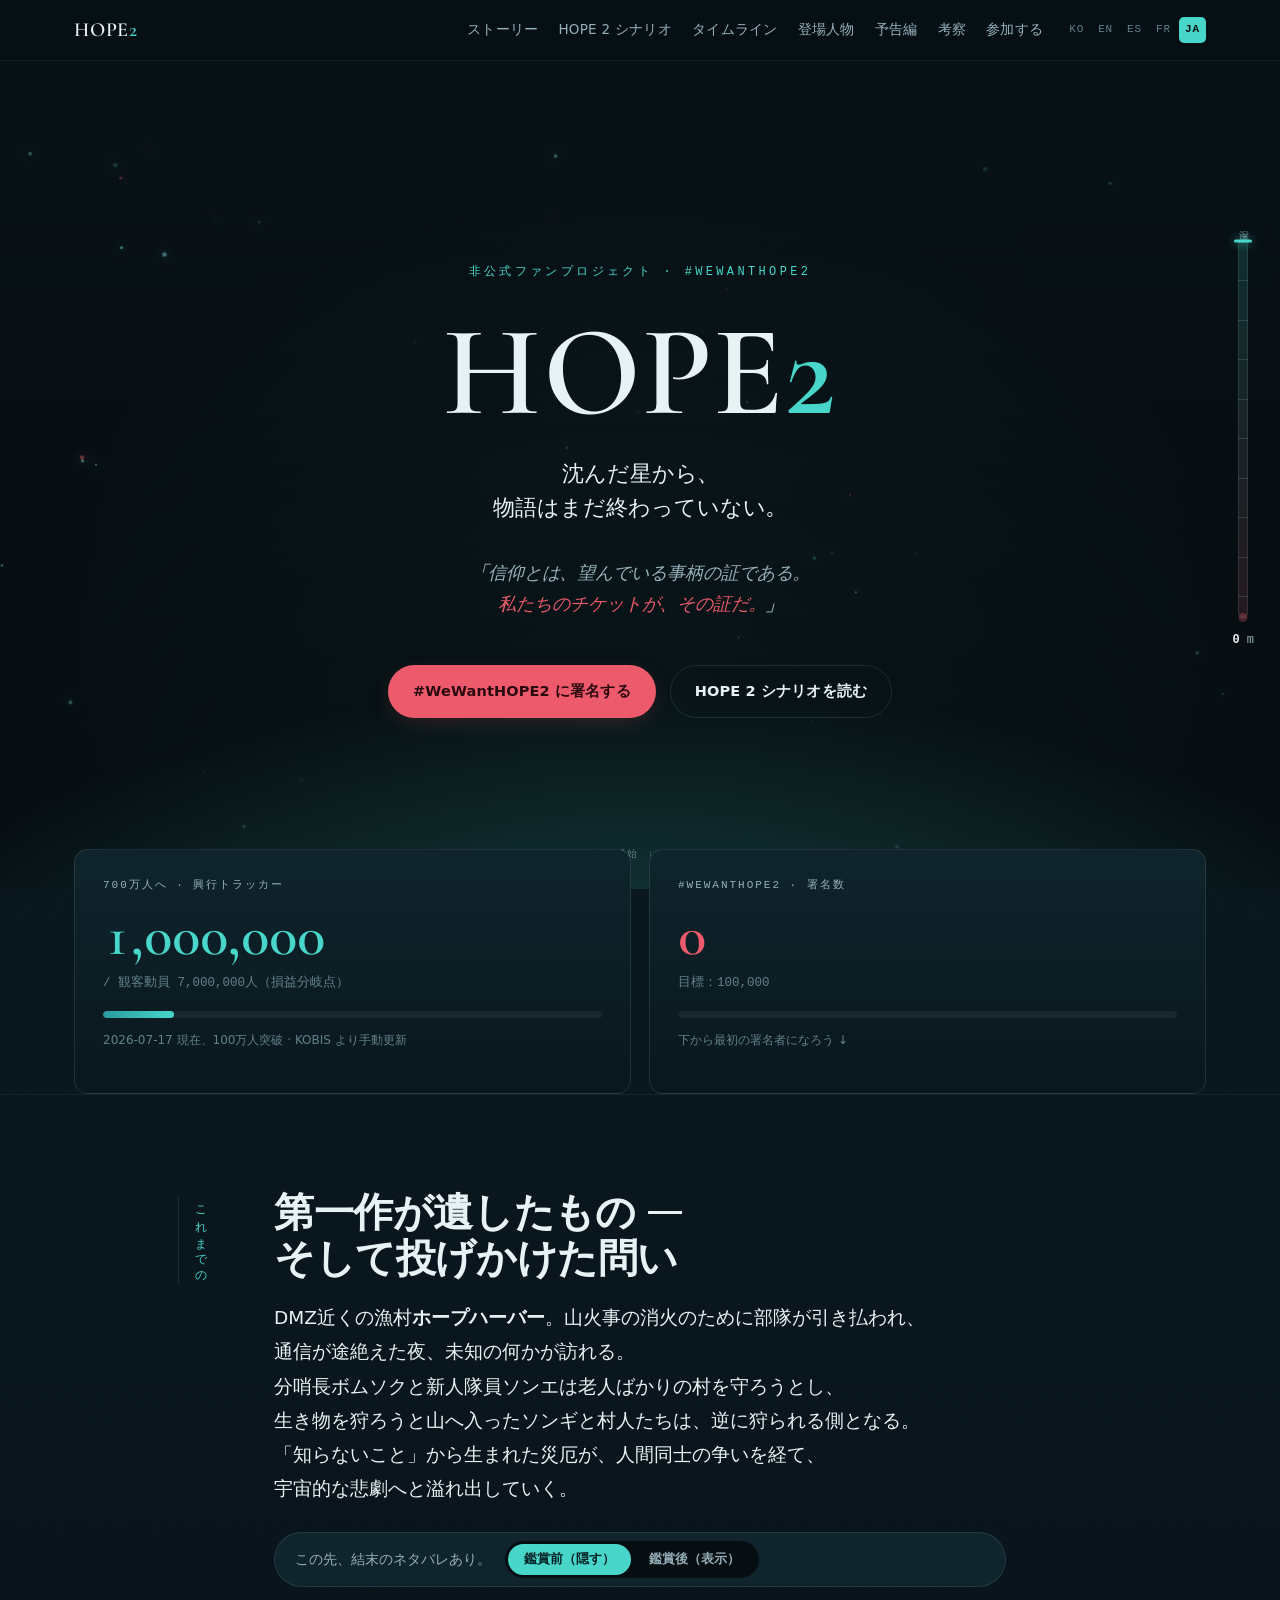
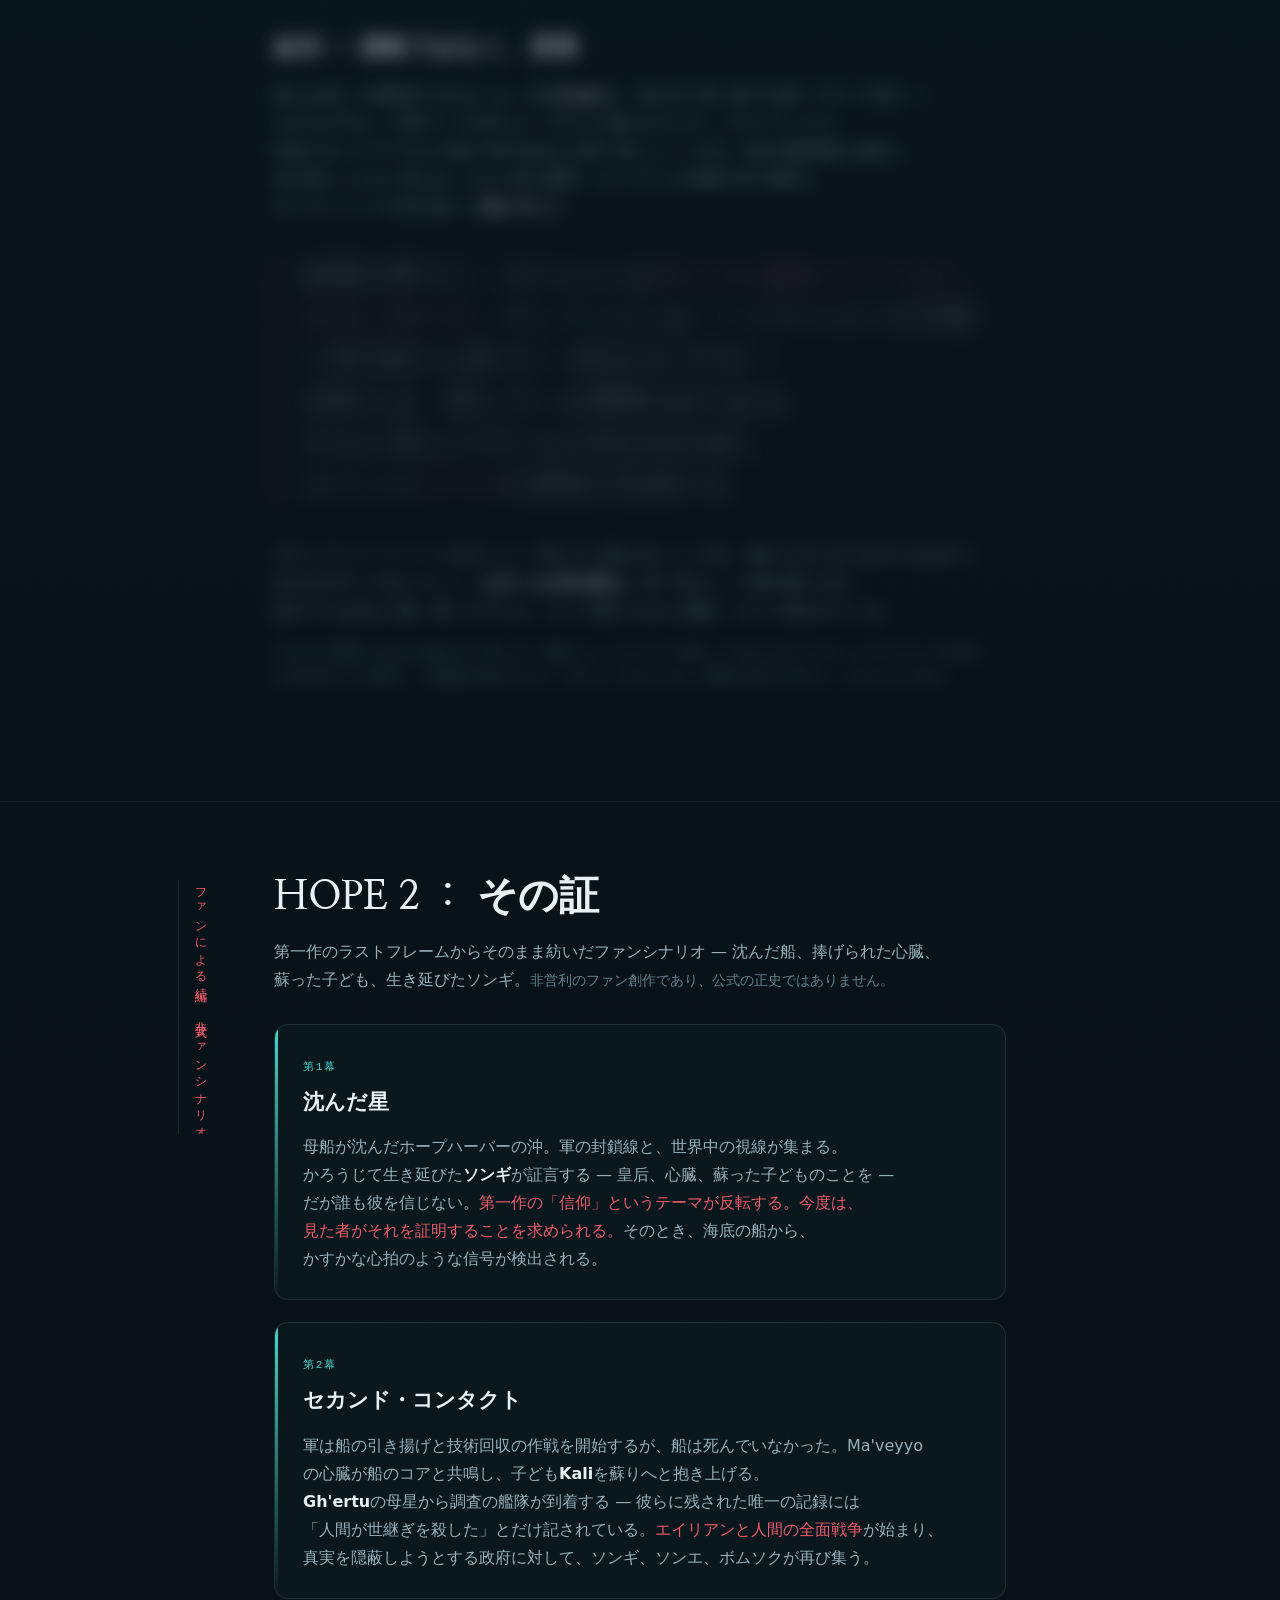
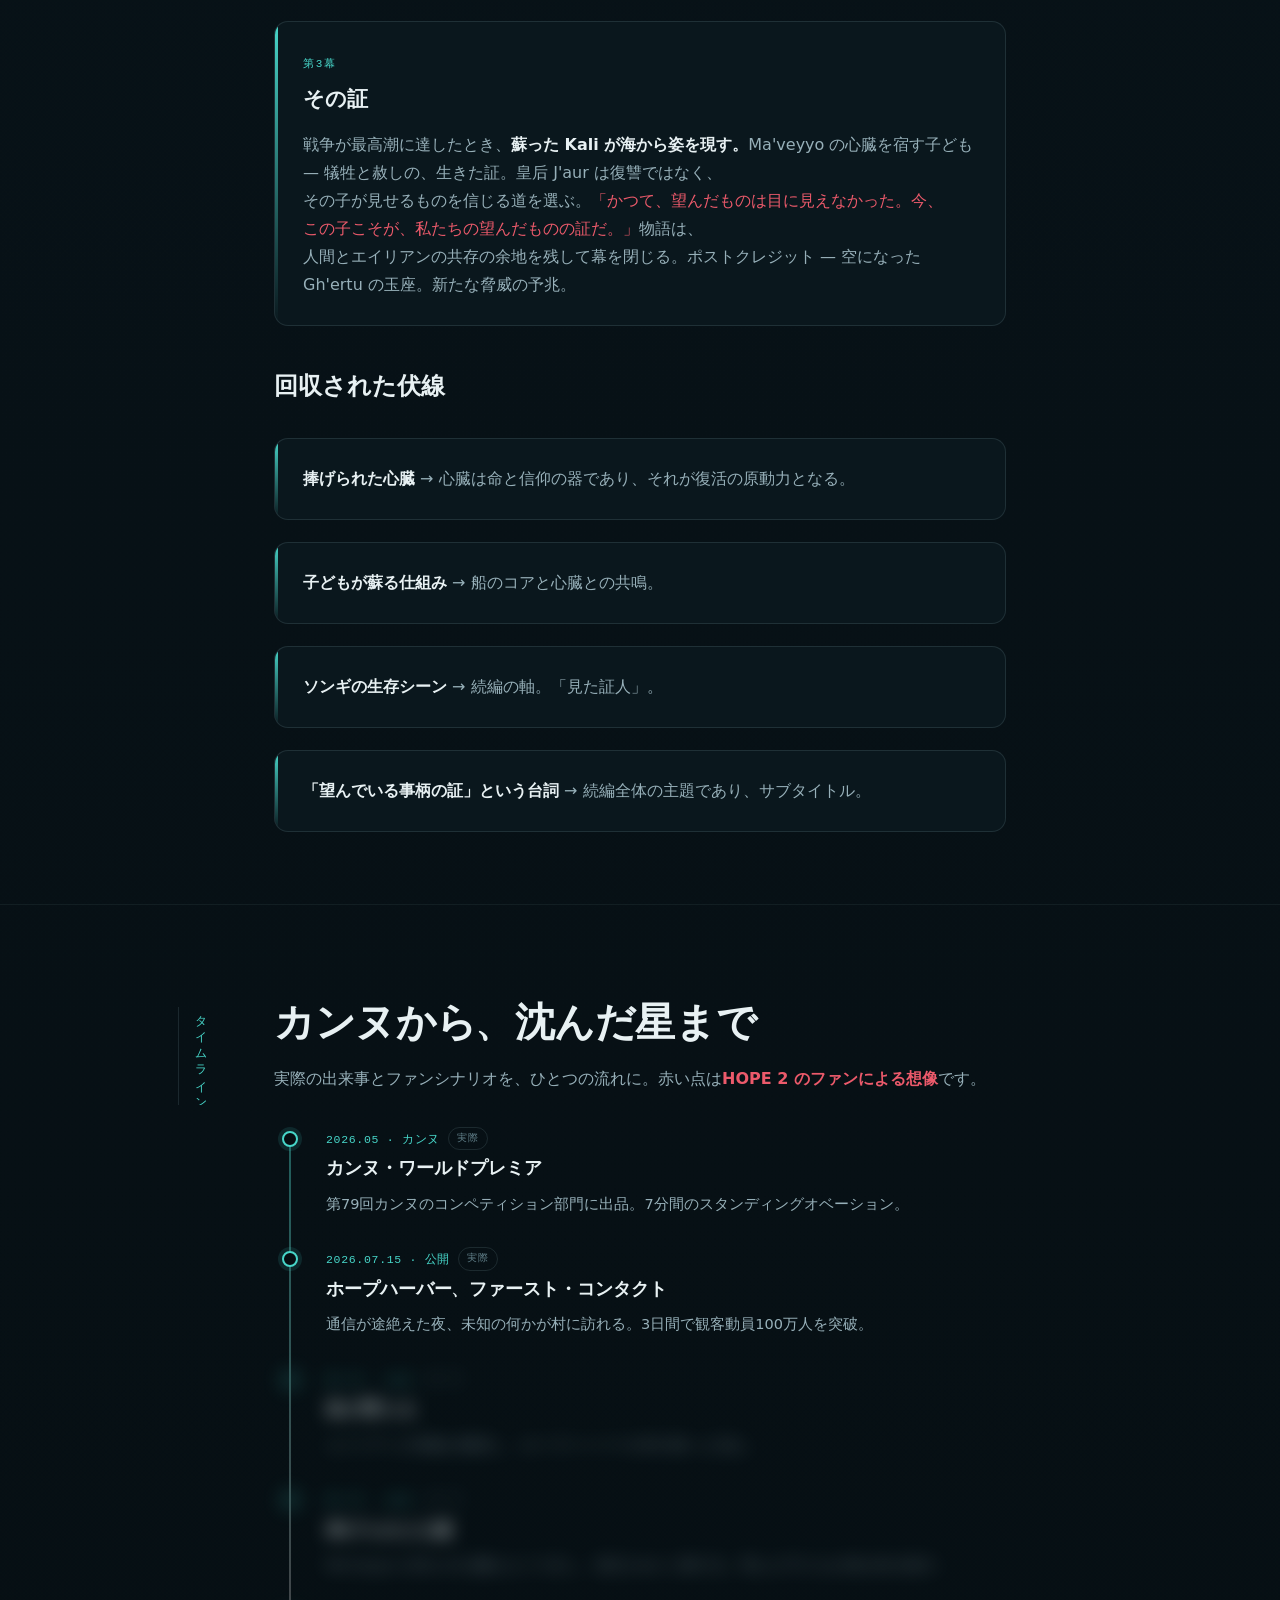
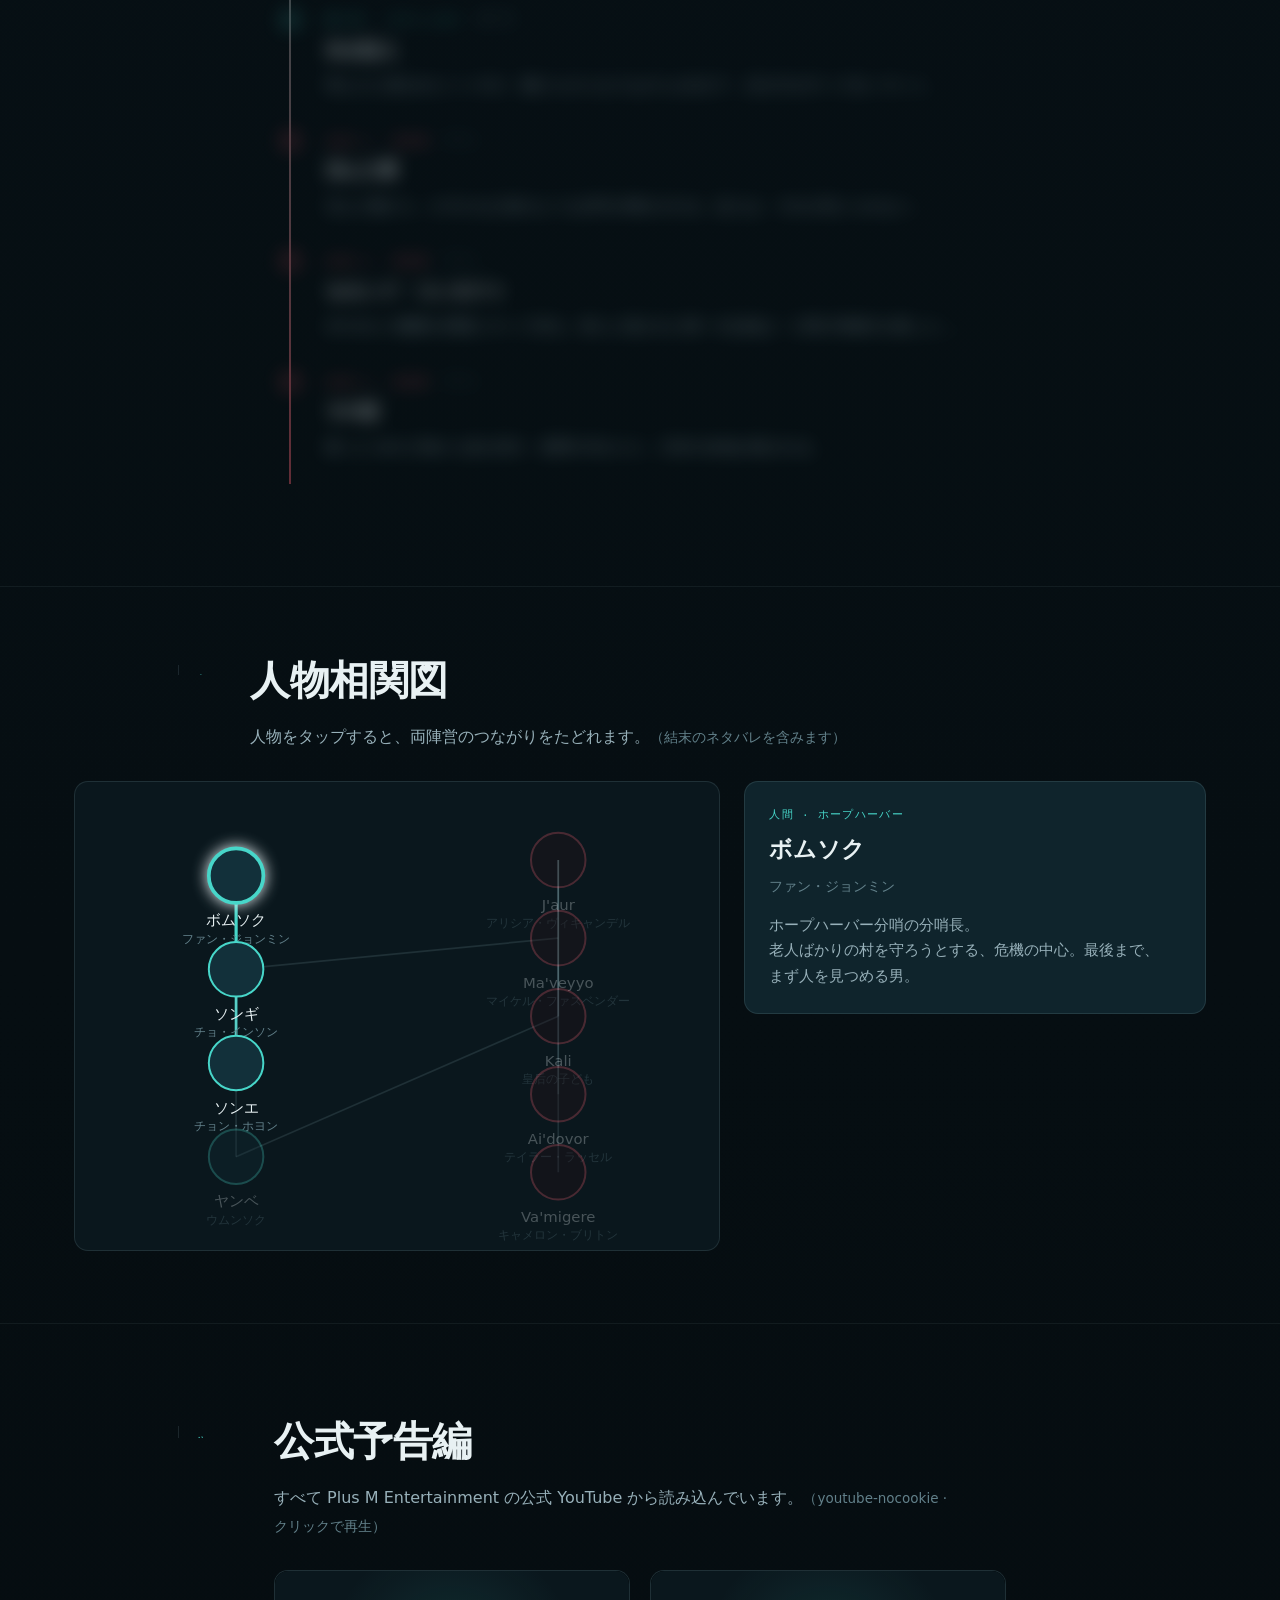
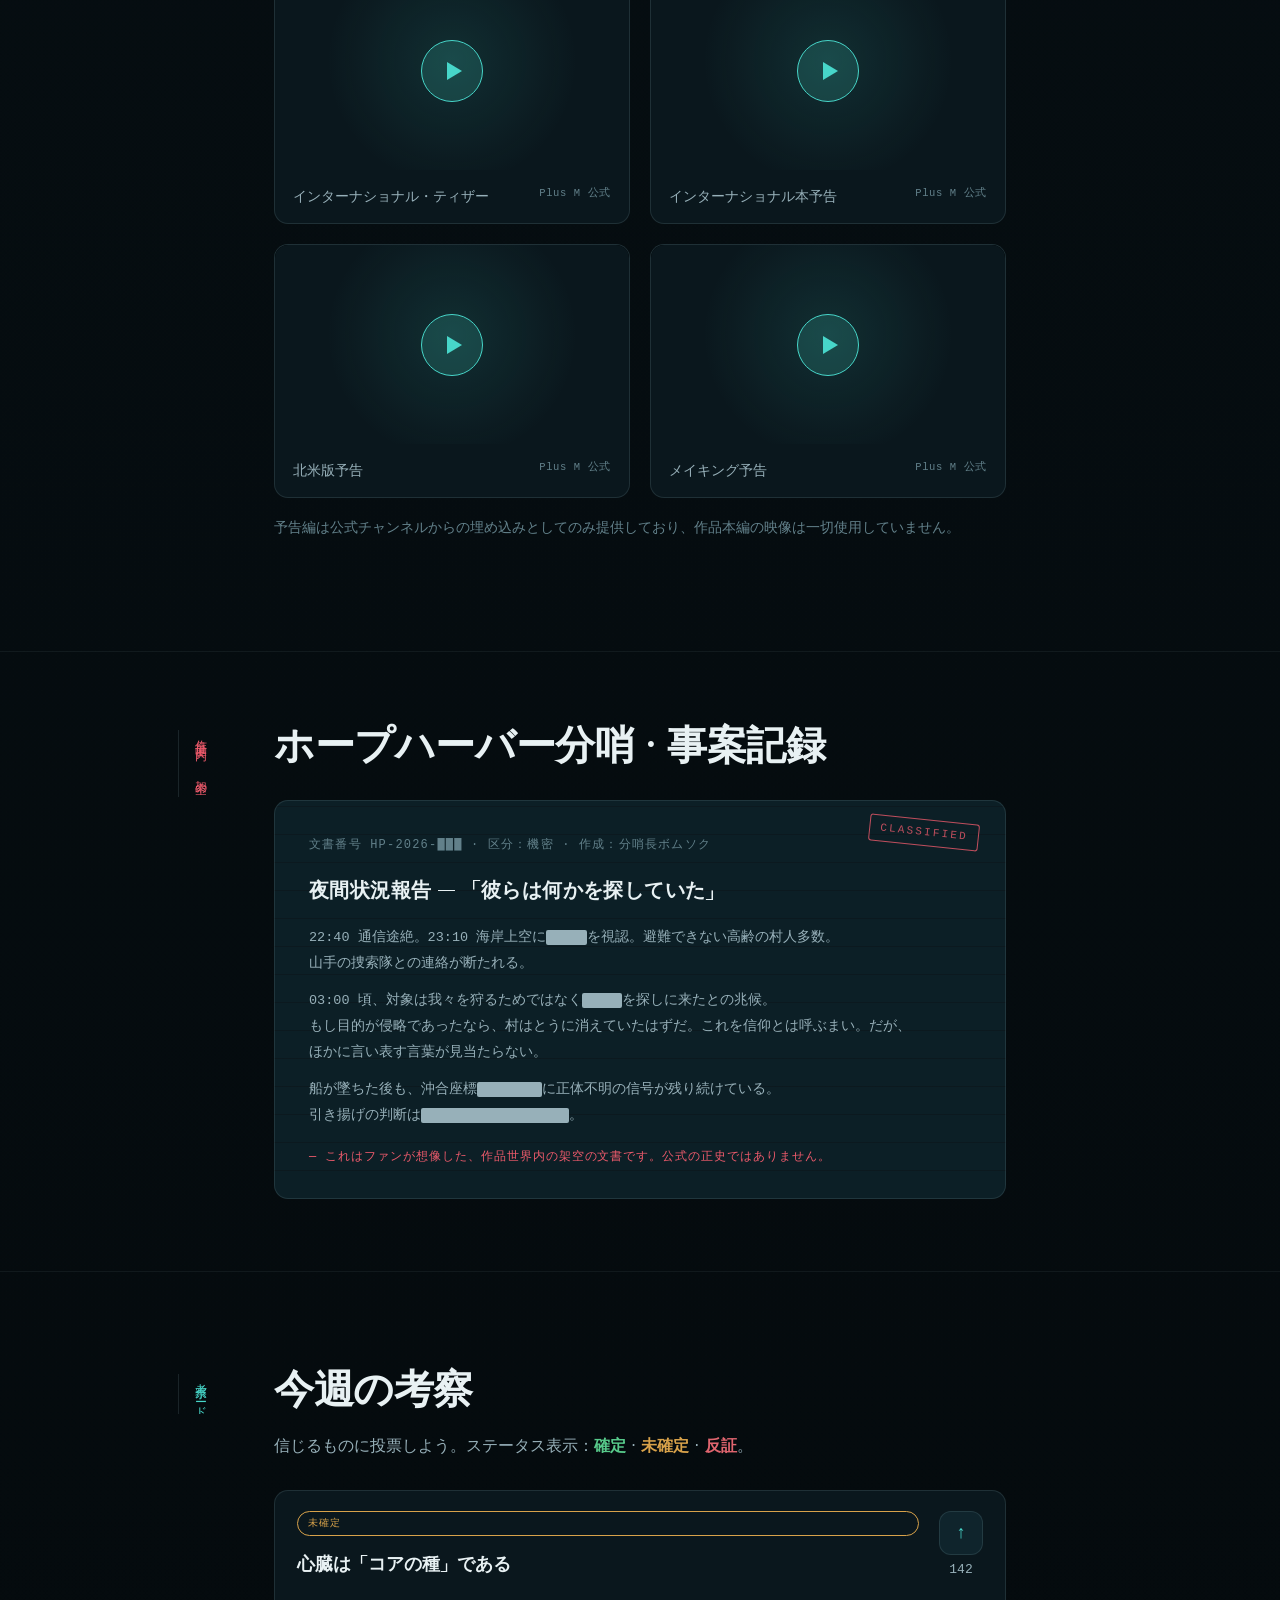
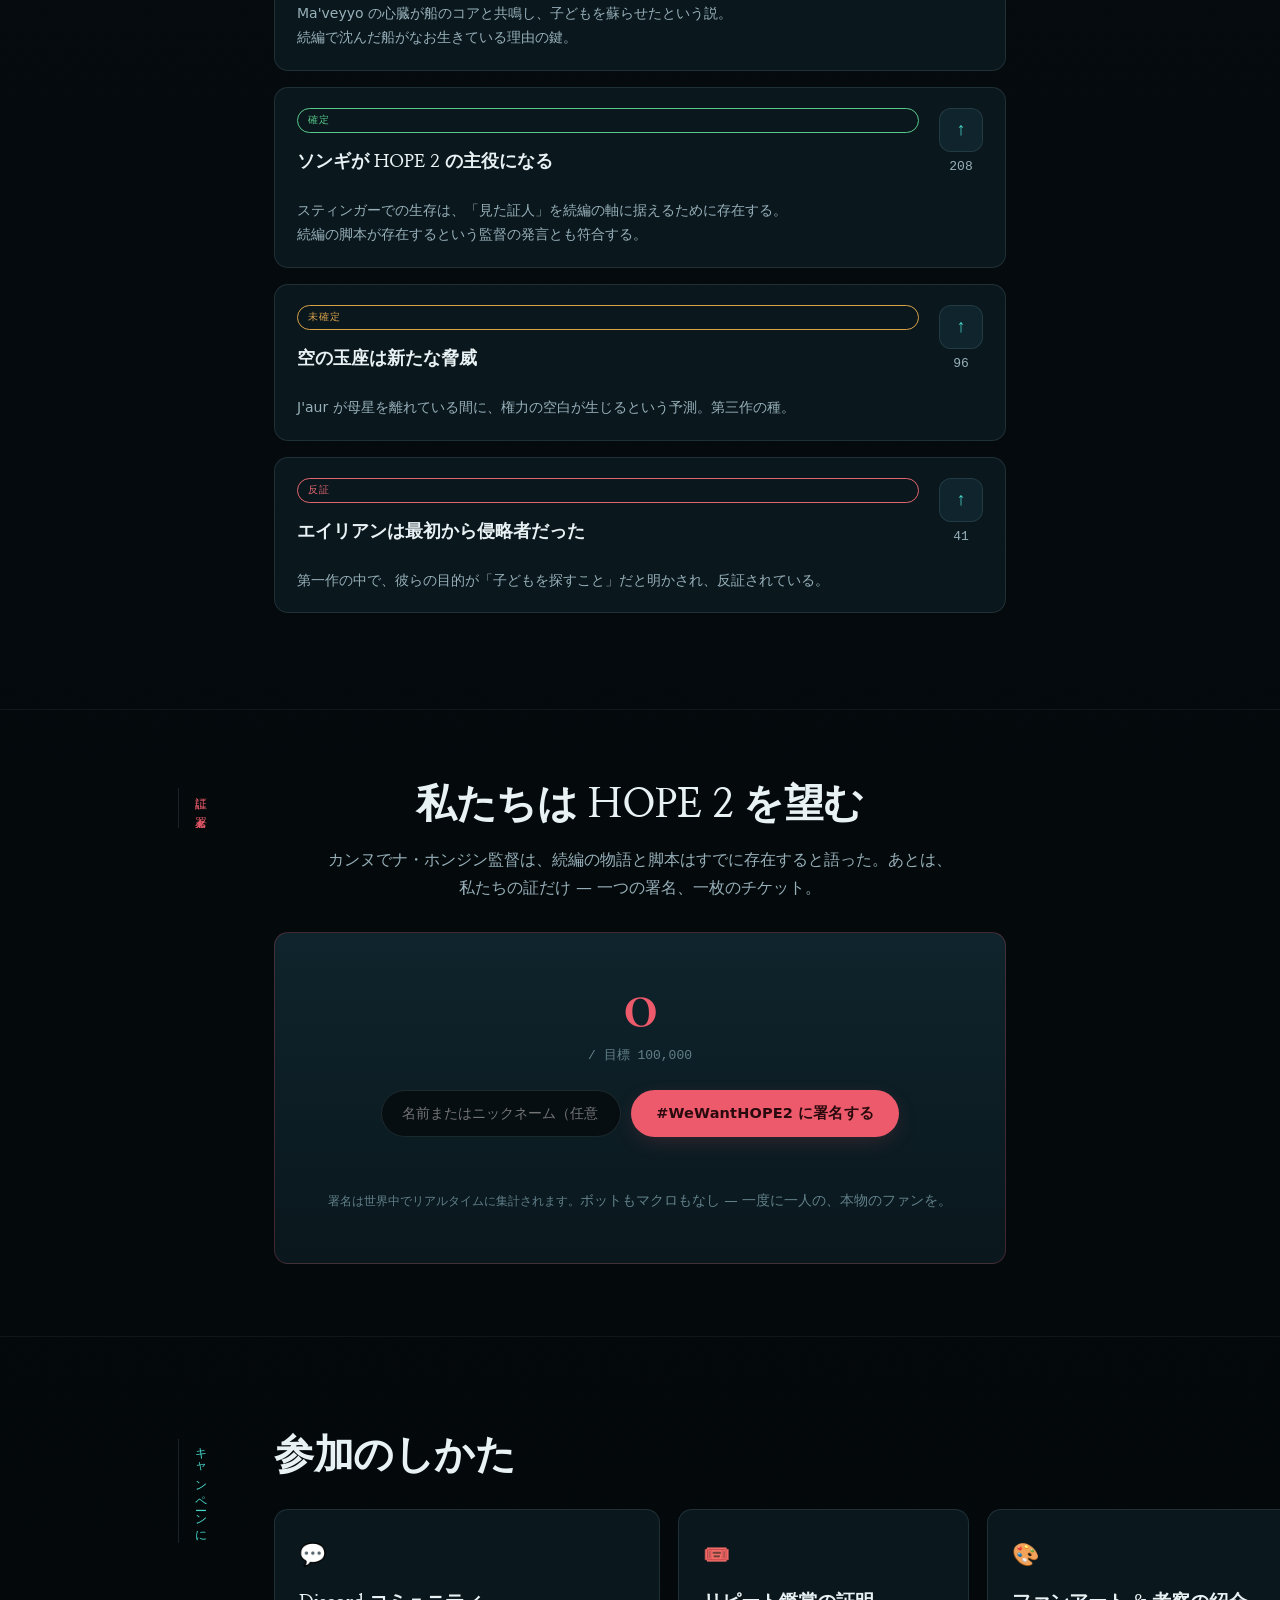
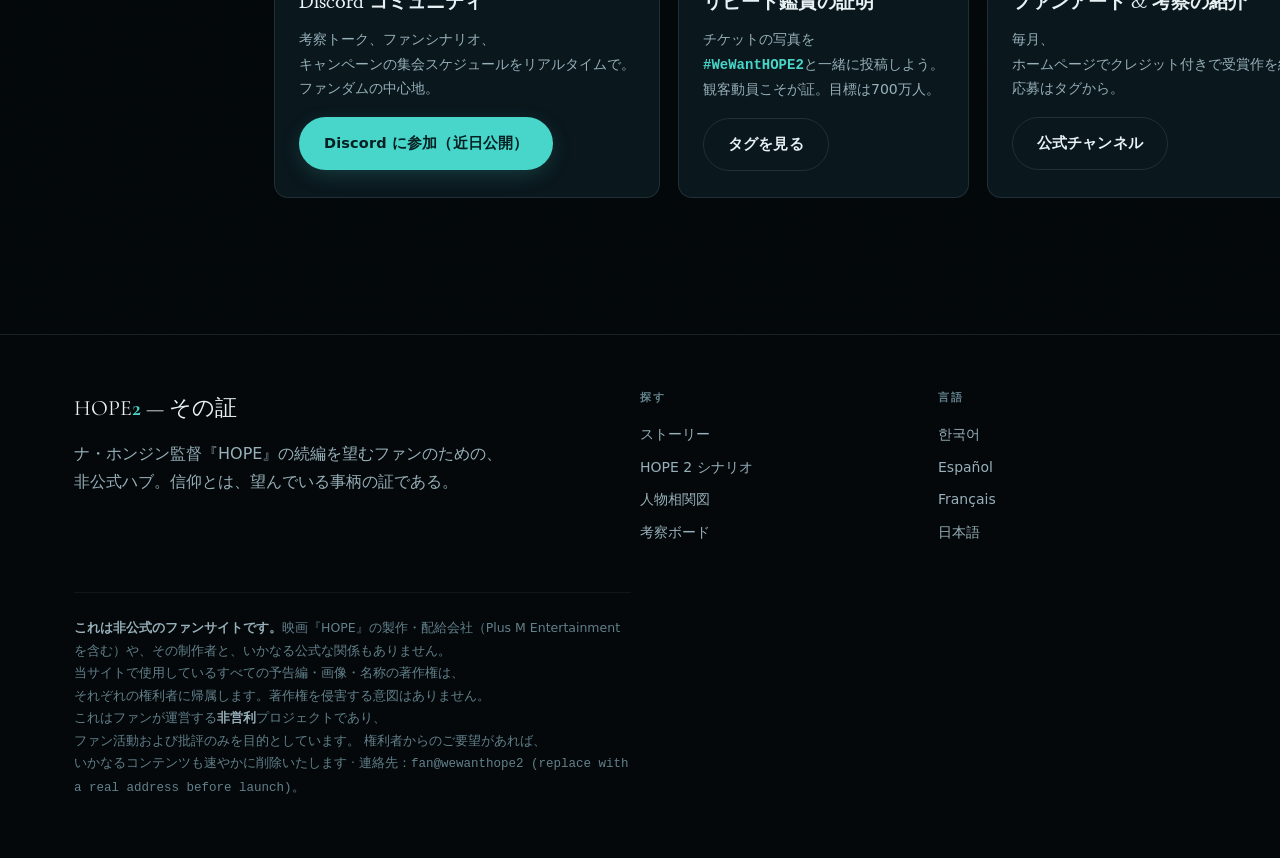
<file: ja/index.html>
<!DOCTYPE html>
<html lang="ja">
<head>
<meta charset="utf-8">
<meta name="viewport" content="width=device-width, initial-scale=1">
<link rel="icon" type="image/svg+xml" href="/hope2/favicon.svg">
<title>HOPE 2 を望む — その証 · 世界ファンハブ</title>
<meta name="description" content="ナ・ホンジン監督『HOPE』の続編を望むファンのためのハブ。結末の解説、HOPE 2 ファンシナリオ、人物相関図、そして損益分岐点となる観客動員700万人に向けた興行トラッカー。非公式・非営利のファンプロジェクト。">
<meta property="og:title" content="HOPE 2 を望む — その証">
<meta property="og:description" content="信仰とは、望んでいる事柄の証である。私たちのチケットが、その証だ。#WeWantHOPE2">
<meta property="og:type" content="website">
<link rel="canonical" href="https://charlesmaster911.github.io/hope2/en/">
<link rel="alternate" hreflang="ko" href="https://charlesmaster911.github.io/hope2/ko/">
<link rel="alternate" hreflang="en" href="https://charlesmaster911.github.io/hope2/en/">
<link rel="alternate" hreflang="es" href="https://charlesmaster911.github.io/hope2/es/">
<link rel="alternate" hreflang="fr" href="https://charlesmaster911.github.io/hope2/fr/">
<link rel="alternate" hreflang="ja" href="https://charlesmaster911.github.io/hope2/ja/">
<link rel="alternate" hreflang="x-default" href="https://charlesmaster911.github.io/hope2/">
<link rel="preconnect" href="https://fonts.googleapis.com">
<link rel="preconnect" href="https://fonts.gstatic.com" crossorigin>
<link href="https://fonts.googleapis.com/css2?family=Cormorant+Garamond:ital,wght@0,500;0,600;1,500&family=Nanum+Myeongjo:wght@400;700;800&display=swap" rel="stylesheet">
<link rel="stylesheet" href="../assets/css/hope.css">
</head>
<body>

<nav class="nav">
  <div class="nav-inner">
    <a class="nav-brand" href="#top">HOPE<b>2</b></a>
    <div class="nav-links">
      <a href="#story">ストーリー</a>
      <a href="#scenario">HOPE 2 シナリオ</a>
      <a href="#timeline">タイムライン</a>
      <a href="#characters">登場人物</a>
      <a href="#videos">予告編</a>
      <a href="#theories">考察</a>
      <a href="#join">参加する</a>
    </div>
    <div class="nav-lang" aria-label="言語を選択">
      <a href="../ko/" hreflang="ko">KO</a>
      <a href="../en/" hreflang="en">EN</a>
      <a href="../es/" hreflang="es">ES</a>
      <a href="../fr/" hreflang="fr">FR</a>
      <a href="../ja/" aria-current="true" hreflang="ja">JA</a>
    </div>
  </div>
</nav>

<header class="hero" id="top">
  <canvas class="hero-canvas" aria-hidden="true"></canvas>
  <div class="hero-inner">
    <p class="hero-eyebrow">非公式ファンプロジェクト · #WeWantHOPE2</p>
    <h1>HOPE<span class="two">2</span></h1>
    <p class="hero-tagline serif">沈んだ星から、物語はまだ終わっていない。</p>
    <p class="hero-quote serif">「信仰とは、望んでいる事柄の証である。<br><em>私たちのチケットが、その証だ。</em>」</p>
    <div class="hero-cta">
      <a class="btn btn-heart" href="#petition">#WeWantHOPE2 に署名する</a>
      <a class="btn btn-ghost" href="#scenario">HOPE 2 シナリオを読む</a>
    </div>
  </div>
  <div class="scroll-hint">潜行開始 ↓ 0 m</div>
</header>

<div class="counters">
  <div class="counter-card office">
    <p class="label">700万人へ · 興行トラッカー</p>
    <div class="counter-num">0</div>
    <div class="counter-goal">/ 観客動員 7,000,000人（損益分岐点）</div>
    <div class="progress"><i></i></div>
    <p class="counter-note">2026-07-17 現在、100万人突破 · KOBIS より手動更新</p>
  </div>
  <div class="counter-card petition">
    <p class="label">#WeWantHOPE2 · 署名数</p>
    <div class="counter-num">0</div>
    <div class="counter-goal">目標：100,000</div>
    <div class="progress"><i></i></div>
    <p class="counter-note">下から最初の署名者になろう ↓</p>
  </div>
</div>

<main>

<!-- STORY -->
<section class="band" id="story">
  <div class="wrap reveal">
    <p class="eyebrow">これまでの物語</p>
    <h2 class="h">第一作が遺したもの — そして投げかけた問い</h2>
    <p class="lead dim">DMZ近くの漁村<b style="color:var(--foam)">ホープハーバー</b>。山火事の消火のために部隊が引き払われ、通信が途絶えた夜、未知の何かが訪れる。分哨長ボムソクと新人隊員ソンエは老人ばかりの村を守ろうとし、生き物を狩ろうと山へ入ったソンギと村人たちは、逆に狩られる側となる。「知らないこと」から生まれた災厄が、人間同士の争いを経て、宇宙的な悲劇へと溢れ出していく。</p>

    <div class="spoiler-bar">
      <span class="lbl">この先、結末のネタバレあり。</span>
      <div class="toggle spoiler-toggle" role="group" aria-label="ネタバレの表示切り替え">
        <button data-mode="hide" aria-pressed="true">鑑賞前（隠す）</button>
        <button data-mode="show" aria-pressed="false">鑑賞後（表示）</button>
      </div>
    </div>

    <div class="spoiler">
      <h3 class="sub">結末 — 侵略ではなく、捜索</h3>
      <p class="dim">彼らは決して侵略者ではなかった。皇后<b style="color:var(--foam)">J'aur</b>は、失われた幼い息子を捜してやって来た — だがその子は、人間ヤンベの手によってすでに殺されていた。クライマックス、疾走するパトカーの上で戦士 Ma'veyyo を押し倒したソンギは、車が道路標識に激突し、命を落としたかに見える。まさに同じ瞬間、エイリアンの母船が空で爆発し、ホープハーバーの沖の海へと<b style="color:var(--foam)">沈んでいく</b>。</p>
      <p class="pull spoiler">絶望の果てに、Ma'veyyo は<em>自らの心臓をえぐり出し、皇后に捧げる</em>。そして J'aur は、ヘブライ人への手紙 11章1節から借りた一節を口にする — 信仰とは、望んでいる事柄の証である。すると死んだ子どもが息を吹き返し、タイトル<em>HOPE</em>の意味が完成する。</p>
      <p class="dim">ポストクレジットシーンがひとつ — 死んだと思われたソンギが、傷だらけになりながらも生きて、足を引きずって去っていく。<b style="color:var(--foam)">ただ一人の生き証人。</b>第一作はここで幕を閉じるが、波の下には沈んだ船、蘇った子ども、そして捧げられた心臓が、すべて残されている。</p>
      <p class="faint">※ 作中の重要な台詞の正確な言い回しは、資料によって少しずつ異なって伝えられている（ヘブライ人への手紙 11章1節からの借用）。再確認が取れるまで、当サイトではこれを「観客の証言に基づく」ものとして記す。</p>
    </div>
  </div>
</section>

<!-- SCENARIO -->
<section class="band tight" id="scenario">
  <div class="wrap reveal">
    <p class="eyebrow heart">ファンによる続編 · 非公式ファンシナリオ</p>
    <h2 class="h">HOPE 2 ： その証</h2>
    <p class="dim">第一作のラストフレームからそのまま紡いだファンシナリオ — 沈んだ船、捧げられた心臓、蘇った子ども、生き延びたソンギ。<span class="faint">非営利のファン創作であり、公式の正史ではありません。</span></p>
    <div class="acts">
      <div class="act">
        <span class="k">第1幕</span>
        <h4>沈んだ星</h4>
        <p>母船が沈んだホープハーバーの沖。軍の封鎖線と、世界中の視線が集まる。かろうじて生き延びた<strong>ソンギ</strong>が証言する — 皇后、心臓、蘇った子どものことを — だが誰も彼を信じない。<em>第一作の「信仰」というテーマが反転する。今度は、見た者がそれを証明することを求められる。</em>そのとき、海底の船から、かすかな心拍のような信号が検出される。</p>
      </div>
      <div class="act">
        <span class="k">第2幕</span>
        <h4>セカンド・コンタクト</h4>
        <p>軍は船の引き揚げと技術回収の作戦を開始するが、船は死んでいなかった。Ma'veyyo の心臓が船のコアと共鳴し、子ども<strong>Kali</strong>を蘇りへと抱き上げる。<strong>Gh'ertu</strong>の母星から調査の艦隊が到着する — 彼らに残された唯一の記録には「人間が世継ぎを殺した」とだけ記されている。<em>エイリアンと人間の全面戦争</em>が始まり、真実を隠蔽しようとする政府に対して、ソンギ、ソンエ、ボムソクが再び集う。</p>
      </div>
      <div class="act">
        <span class="k">第3幕</span>
        <h4>その証</h4>
        <p>戦争が最高潮に達したとき、<strong>蘇った Kali が海から姿を現す。</strong>Ma'veyyo の心臓を宿す子ども — 犠牲と赦しの、生きた証。皇后 J'aur は復讐ではなく、その子が見せるものを信じる道を選ぶ。<em>「かつて、望んだものは目に見えなかった。今、この子こそが、私たちの望んだものの証だ。」</em>物語は、人間とエイリアンの共存の余地を残して幕を閉じる。ポストクレジット — 空になった Gh'ertu の玉座。新たな脅威の予兆。</p>
      </div>
    </div>

    <h3 class="sub">回収された伏線</h3>
    <div class="acts">
      <div class="act"><p><strong>捧げられた心臓</strong> → 心臓は命と信仰の器であり、それが復活の原動力となる。</p></div>
      <div class="act"><p><strong>子どもが蘇る仕組み</strong> → 船のコアと心臓との共鳴。</p></div>
      <div class="act"><p><strong>ソンギの生存シーン</strong> → 続編の軸。「見た証人」。</p></div>
      <div class="act"><p><strong>「望んでいる事柄の証」という台詞</strong> → 続編全体の主題であり、サブタイトル。</p></div>
    </div>
  </div>
</section>

<!-- TIMELINE -->
<section class="band" id="timeline-sec">
  <div class="wrap reveal">
    <p class="eyebrow">タイムライン</p>
    <h2 class="h">カンヌから、沈んだ星まで</h2>
    <p class="dim">実際の出来事とファンシナリオを、ひとつの流れに。赤い点は<b style="color:var(--heart)">HOPE 2 のファンによる想像</b>です。</p>
    <div class="timeline" id="timeline"></div>
  </div>
</section>

<!-- CHARACTERS -->
<section class="band tight" id="characters">
  <div class="wide reveal">
    <div class="wrap" style="padding:0">
      <p class="eyebrow">人物紹介</p>
      <h2 class="h">人物相関図</h2>
      <p class="dim">人物をタップすると、両陣営のつながりをたどれます。<span class="faint">（結末のネタバレを含みます）</span></p>
    </div>
    <div class="charmap-wrap">
      <div class="charmap"><svg id="charmap" role="img" aria-label="人物相関図"></svg></div>
      <div class="char-detail" id="char-detail"></div>
    </div>
  </div>
</section>

<!-- VIDEOS -->
<section class="band" id="videos">
  <div class="wrap reveal">
    <p class="eyebrow">公式予告編</p>
    <h2 class="h">公式予告編</h2>
    <p class="dim">すべて Plus M Entertainment の公式 YouTube から読み込んでいます。<span class="faint">（youtube-nocookie · クリックで再生）</span></p>
    <div class="videos">
      <div class="video"><div class="frame" data-yt="ODnHr2Emnf0" data-title="HOPE インターナショナル・ティザー"><div class="facade"><div class="play"></div></div></div><div class="cap"><span>インターナショナル・ティザー</span><span class="src">Plus M 公式</span></div></div>
      <div class="video"><div class="frame" data-yt="DrNM5QhAr_M" data-title="HOPE インターナショナル本予告"><div class="facade"><div class="play"></div></div></div><div class="cap"><span>インターナショナル本予告</span><span class="src">Plus M 公式</span></div></div>
      <div class="video"><div class="frame" data-yt="ztqZZO-lLsE" data-title="HOPE 北米版予告"><div class="facade"><div class="play"></div></div></div><div class="cap"><span>北米版予告</span><span class="src">Plus M 公式</span></div></div>
      <div class="video"><div class="frame" data-yt="4hHcJPi6aXA" data-title="HOPE メイキング予告"><div class="facade"><div class="play"></div></div></div><div class="cap"><span>メイキング予告</span><span class="src">Plus M 公式</span></div></div>
    </div>
    <p class="faint" style="margin-top:18px">予告編は公式チャンネルからの埋め込みとしてのみ提供しており、作品本編の映像は一切使用していません。</p>
  </div>
</section>

<!-- IN-UNIVERSE DOSSIER -->
<section class="band tight" id="dossier">
  <div class="wrap reveal">
    <p class="eyebrow heart">作品世界内 · 架空の文書</p>
    <h2 class="h">ホープハーバー分哨 · 事案記録</h2>
    <div class="dossier">
      <div class="doc-head">文書番号 HP-2026-███ · 区分：機密 · 作成：分哨長ボムソク</div>
      <h4>夜間状況報告 — 「彼らは何かを探していた」</h4>
      <p>22:40 通信途絶。23:10 海岸上空に<span class="redact">████</span>を視認。避難できない高齢の村人多数。山手の捜索隊との連絡が断たれる。</p>
      <p>03:00 頃、対象は我々を狩るためではなく<span class="redact">████</span>を探しに来たとの兆候。もし目的が侵略であったなら、村はとうに消えていたはずだ。これを信仰とは呼ぶまい。だが、ほかに言い表す言葉が見当たらない。</p>
      <p>船が墜ちた後も、沖合座標<span class="redact">██.████</span>に正体不明の信号が残り続けている。引き揚げの判断は<span class="redact">上級司令部の指示待ち</span>。</p>
      <div class="stamp">— これはファンが想像した、作品世界内の架空の文書です。公式の正史ではありません。</div>
    </div>
  </div>
</section>

<!-- THEORY BOARD -->
<section class="band" id="theories-sec">
  <div class="wrap reveal">
    <p class="eyebrow">考察ボード</p>
    <h2 class="h">今週の考察</h2>
    <p class="dim">信じるものに投票しよう。ステータス表示：<b style="color:var(--ok)">確定</b> · <b style="color:var(--pending)">未確定</b> · <b style="color:var(--refuted)">反証</b>。</p>
    <div class="theories" id="theories"></div>
  </div>
</section>

<!-- PETITION -->
<section class="band tight" id="petition">
  <div class="wrap reveal center">
    <p class="eyebrow heart">証に署名を</p>
    <h2 class="h">私たちは HOPE 2 を望む</h2>
    <p class="dim">カンヌでナ・ホンジン監督は、続編の物語と脚本はすでに存在すると語った。あとは、私たちの証だけ — 一つの署名、一枚のチケット。</p>
    <div class="petition-box">
      <div class="big">0</div>
      <div class="of">/ 目標 100,000</div>
      <form>
        <input type="text" name="name" placeholder="名前またはニックネーム（任意）" aria-label="名前またはニックネーム" autocomplete="off">
        <button type="submit" class="btn btn-heart">#WeWantHOPE2 に署名する</button>
      </form>
      <p class="thanks" role="status" aria-live="polite"></p>
      <p class="counter-note">署名は世界中でリアルタイムに集計されます。<span class="faint">ボットもマクロもなし — 一度に一人の、本物のファンを。</span></p>
    </div>
  </div>
</section>

<!-- JOIN -->
<section class="band" id="join">
  <div class="wrap reveal">
    <p class="eyebrow">キャンペーンに参加</p>
    <h2 class="h">参加のしかた</h2>
    <div class="join-grid">
      <div class="join-card">
        <div class="ic">💬</div>
        <h4>Discord コミュニティ</h4>
        <p>考察トーク、ファンシナリオ、キャンペーンの集会スケジュールをリアルタイムで。ファンダムの中心地。</p>
        <a class="btn btn-primary" href="#" data-discord>Discord に参加（近日公開）</a>
      </div>
      <div class="join-card">
        <div class="ic">🎟️</div>
        <h4>リピート鑑賞の証明</h4>
        <p>チケットの写真を<b class="mono" style="color:var(--biolum)">#WeWantHOPE2</b>と一緒に投稿しよう。観客動員こそが証。目標は700万人。</p>
        <a class="btn btn-ghost" href="https://www.instagram.com/explore/tags/wewanthope2/" target="_blank" rel="noopener">タグを見る</a>
      </div>
      <div class="join-card">
        <div class="ic">🎨</div>
        <h4>ファンアート & 考察の紹介</h4>
        <p>毎月、ホームページでクレジット付きで受賞作を紹介します。応募はタグから。</p>
        <a class="btn btn-ghost" href="https://www.youtube.com/@plusm_entertainment" target="_blank" rel="noopener">公式チャンネル</a>
      </div>
    </div>
  </div>
</section>

</main>

<footer class="site">
  <div class="wide">
    <div class="cols">
      <div>
        <div class="brand">HOPE<b>2</b> — その証</div>
        <p class="dim" style="margin-top:12px;max-width:44ch">ナ・ホンジン監督『HOPE』の続編を望むファンのための、非公式ハブ。信仰とは、望んでいる事柄の証である。</p>
      </div>
      <div>
        <h5>探す</h5>
        <a href="#story">ストーリー</a>
        <a href="#scenario">HOPE 2 シナリオ</a>
        <a href="#characters">人物相関図</a>
        <a href="#theories">考察ボード</a>
      </div>
      <div>
        <h5>言語</h5>
        <a href="../ko/">한국어</a>
        <a href="../es/">Español</a>
        <a href="../fr/">Français</a>
        <a href="../ja/">日本語</a>
      </div>
    </div>
    <p class="disclaimer">
      <strong>これは非公式のファンサイトです。</strong>映画『HOPE』の製作・配給会社（Plus M Entertainment を含む）や、その制作者と、いかなる公式な関係もありません。
      当サイトで使用しているすべての予告編・画像・名称の著作権は、それぞれの権利者に帰属します。著作権を侵害する意図はありません。
      これはファンが運営する<strong>非営利</strong>プロジェクトであり、ファン活動および批評のみを目的としています。
      権利者からのご要望があれば、いかなるコンテンツも速やかに削除いたします · 連絡先：<span class="mono">fan@wewanthope2 (replace with a real address before launch)</span>。
    </p>
  </div>
</footer>

<script type="application/json" id="hope-data">
{
  "counter": { "boxOffice": 1000000, "boxOfficeGoal": 7000000, "petitionBase": 0, "petitionGoal": 100000 },
  "ui": {
    "factionHuman": "人間 · ホープハーバー",
    "factionAlien": "Gh'ertu · エイリアン",
    "petitionThanks": "署名ありがとうございます。あなたが、その証です。",
    "petitionAlready": "すでに署名済みです。ありがとう — 次は、チケットでそれを証明しよう。",
    "petitionOf": "/ 目標 {goal}",
    "status_ok": "確定",
    "status_pending": "未確定",
    "status_refuted": "反証"
  },
  "characters": [
    { "id": "beomseok", "faction": "human", "name": "ボムソク", "actor": "ファン・ジョンミン", "desc": "ホープハーバー分哨の分哨長。老人ばかりの村を守ろうとする、危機の中心。最後まで、まず人を見つめる男。", "links": ["sungae", "sungki"] },
    { "id": "sungki", "faction": "human", "name": "ソンギ", "actor": "チョ・インソン", "desc": "生き物を狩りに行き、逆に狩られる側となる青年。ポストクレジットシーンでただ一人生き延びる — HOPE 2 の唯一の証人。", "links": ["sungae", "mabeyyo", "yangbae"] },
    { "id": "sungae", "faction": "human", "name": "ソンエ", "actor": "チョン・ホヨン", "desc": "ボムソクとともに村を守り抜く新人隊員。恐怖の中で大人になっていく眼差し。", "links": ["beomseok"] },
    { "id": "yangbae", "faction": "human", "name": "ヤンベ", "actor": "ウムンソク", "desc": "子どもの死の元凶となった男。破局の引き金を引いた、無知の顔。", "links": ["kali"] },
    { "id": "jaur", "faction": "alien", "name": "J'aur", "actor": "アリシア・ヴィキャンデル", "desc": "エイリアンの皇后。侵略のためではなく、失われた息子を探しにやって来た。復讐と信仰の狭間にとらわれた存在。", "links": ["mabeyyo", "kali", "aidover", "vamigere"] },
    { "id": "mabeyyo", "faction": "alien", "name": "Ma'veyyo", "actor": "マイケル・ファスベンダー", "desc": "皇后に仕える戦士。絶望の果てに、自らの心臓をえぐり出し、彼女に捧げる。", "links": ["jaur", "sungki", "kali"] },
    { "id": "kali", "faction": "alien", "name": "Kali", "actor": "皇后の子ども", "desc": "死んで、そして蘇る子ども。タイトル『HOPE』の意味を完成させる存在。HOPE 2 の核心。", "links": ["jaur", "mabeyyo", "yangbae"] },
    { "id": "aidover", "faction": "alien", "name": "Ai'dovor", "actor": "テイラー・ラッセル", "desc": "皇后のかたわらに控えるエイリアン。", "links": ["jaur"] },
    { "id": "vamigere", "faction": "alien", "name": "Va'migere", "actor": "キャメロン・ブリトン", "desc": "皇后のかたわらに控えるエイリアン。", "links": ["jaur"] }
  ],
  "timeline": [
    { "when": "2026.05 · カンヌ", "film": 1, "tag": "実際", "title": "カンヌ・ワールドプレミア", "body": "第79回カンヌのコンペティション部門に出品。7分間のスタンディングオベーション。" },
    { "when": "2026.07.15 · 公開", "film": 1, "tag": "実際", "title": "ホープハーバー、ファースト・コンタクト", "body": "通信が途絶えた夜、未知の何かが村に訪れる。3日間で観客動員100万人を突破。" },
    { "when": "第一作 · 結末", "film": 1, "tag": "第一作", "title": "船が墜ちる", "body": "エイリアンの母船が爆発し、ホープハーバーの沖の海へと沈む。", "spoiler": true },
    { "when": "第一作 · 結末", "film": 1, "tag": "第一作", "title": "捧げられた心臓", "body": "Ma'veyyo が自らの心臓をえぐり出し、皇后 J'aur に捧げる。死んだ子どもが息を吹き返す。", "spoiler": true },
    { "when": "第一作 · スティンガー", "film": 1, "tag": "第一作", "title": "生き証人", "body": "死んだと思われたソンギが、傷だらけになりながらも生きて、足を引きずって去っていく。", "spoiler": true },
    { "when": "HOPE 2 · 第1幕", "film": 2, "tag": "ファン", "title": "沈んだ星", "body": "沈んだ船から、かすかな心拍のような信号が検出される。証人は、それが信じられない。", "spoiler": true },
    { "when": "HOPE 2 · 第2幕", "film": 2, "tag": "ファン", "title": "セカンド・コンタクト", "body": "Gh'ertu の艦隊が調査にやって来る。彼らに残された唯一の記録は「人間が世継ぎを殺した」。", "spoiler": true },
    { "when": "HOPE 2 · 第3幕", "film": 2, "tag": "ファン", "title": "その証", "body": "蘇った Kali が海から姿を現す。復讐の代わりに、共存の余地が残される。", "spoiler": true }
  ],
  "theories": [
    { "id": "t1", "status": "pending", "title": "心臓は「コアの種」である", "body": "Ma'veyyo の心臓が船のコアと共鳴し、子どもを蘇らせたという説。続編で沈んだ船がなお生きている理由の鍵。", "votes": 142 },
    { "id": "t2", "status": "ok", "title": "ソンギが HOPE 2 の主役になる", "body": "スティンガーでの生存は、「見た証人」を続編の軸に据えるために存在する。続編の脚本が存在するという監督の発言とも符合する。", "votes": 208 },
    { "id": "t3", "status": "pending", "title": "空の玉座は新たな脅威", "body": "J'aur が母星を離れている間に、権力の空白が生じるという予測。第三作の種。", "votes": 96 },
    { "id": "t4", "status": "refuted", "title": "エイリアンは最初から侵略者だった", "body": "第一作の中で、彼らの目的が「子どもを探すこと」だと明かされ、反証されている。", "votes": 41 }
  ]
}
</script>
<script src="../assets/js/hope.js"></script>
</body>
</html>
</file>
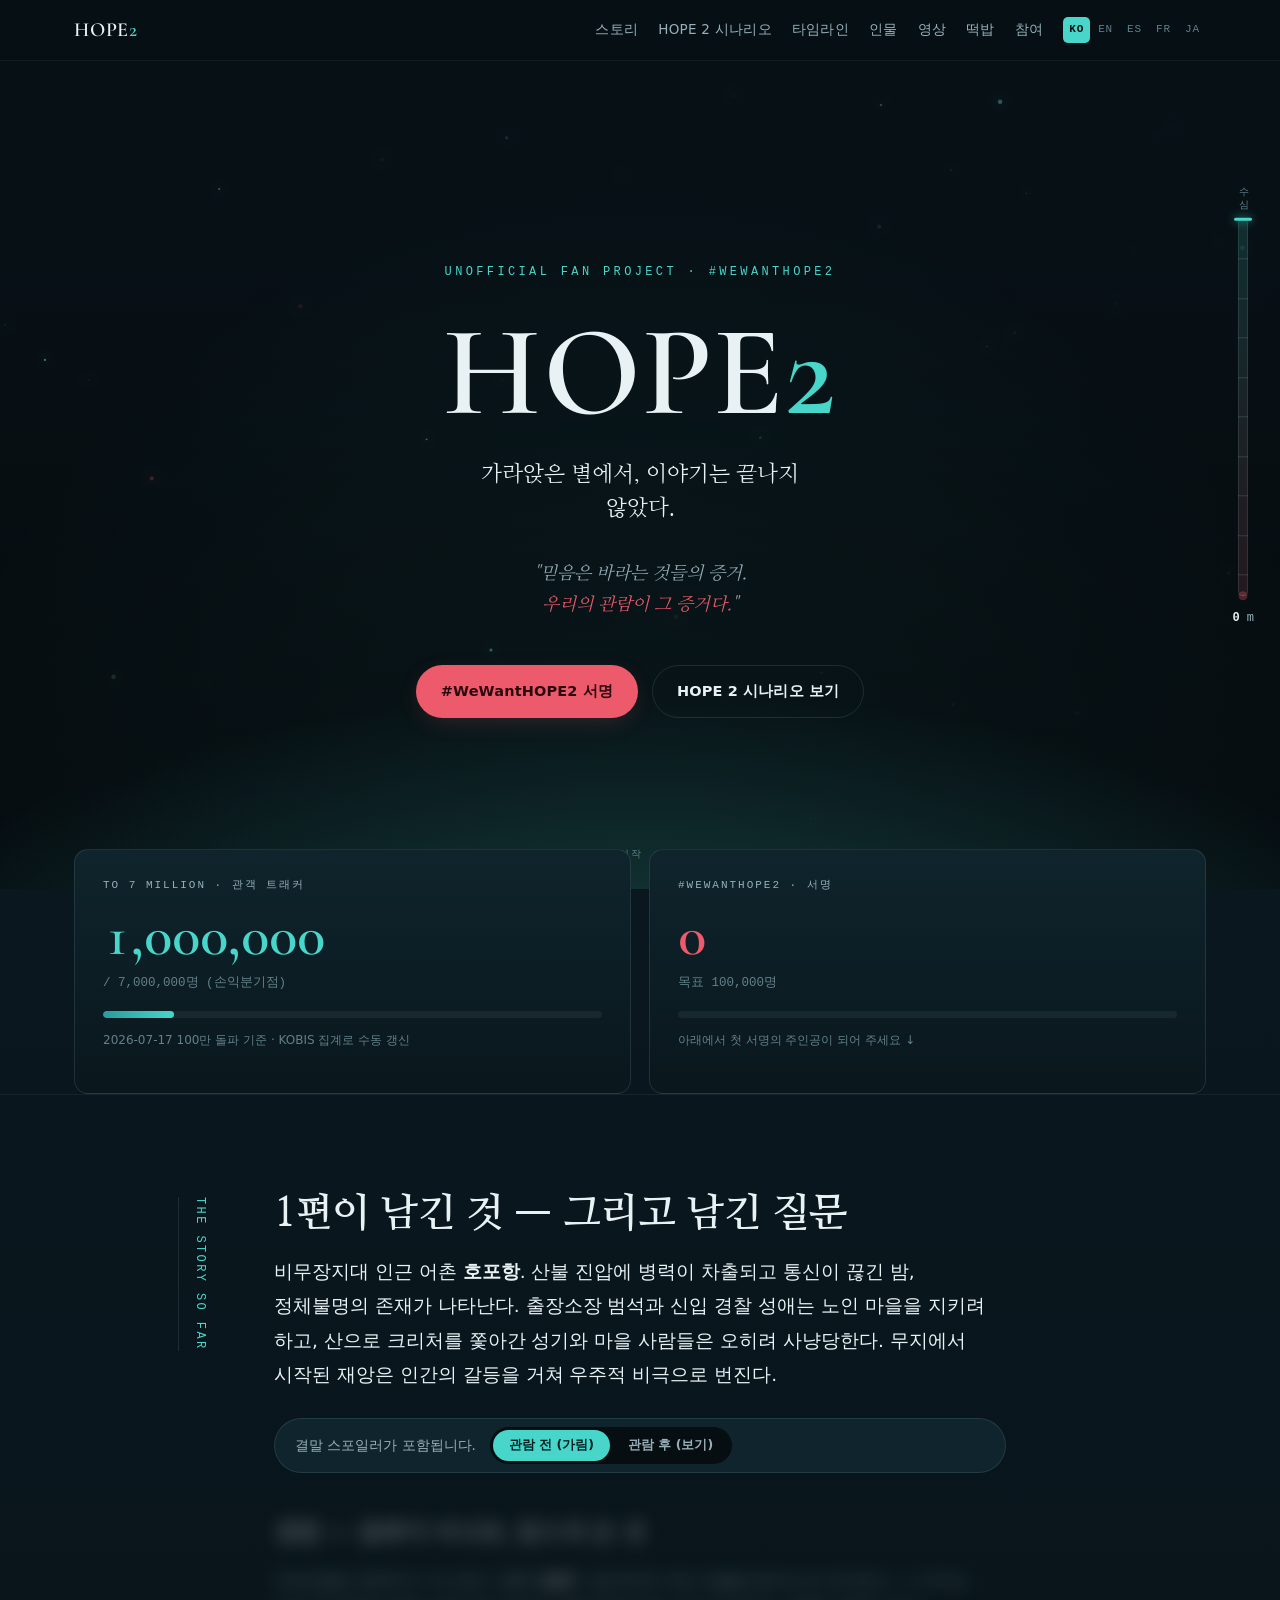
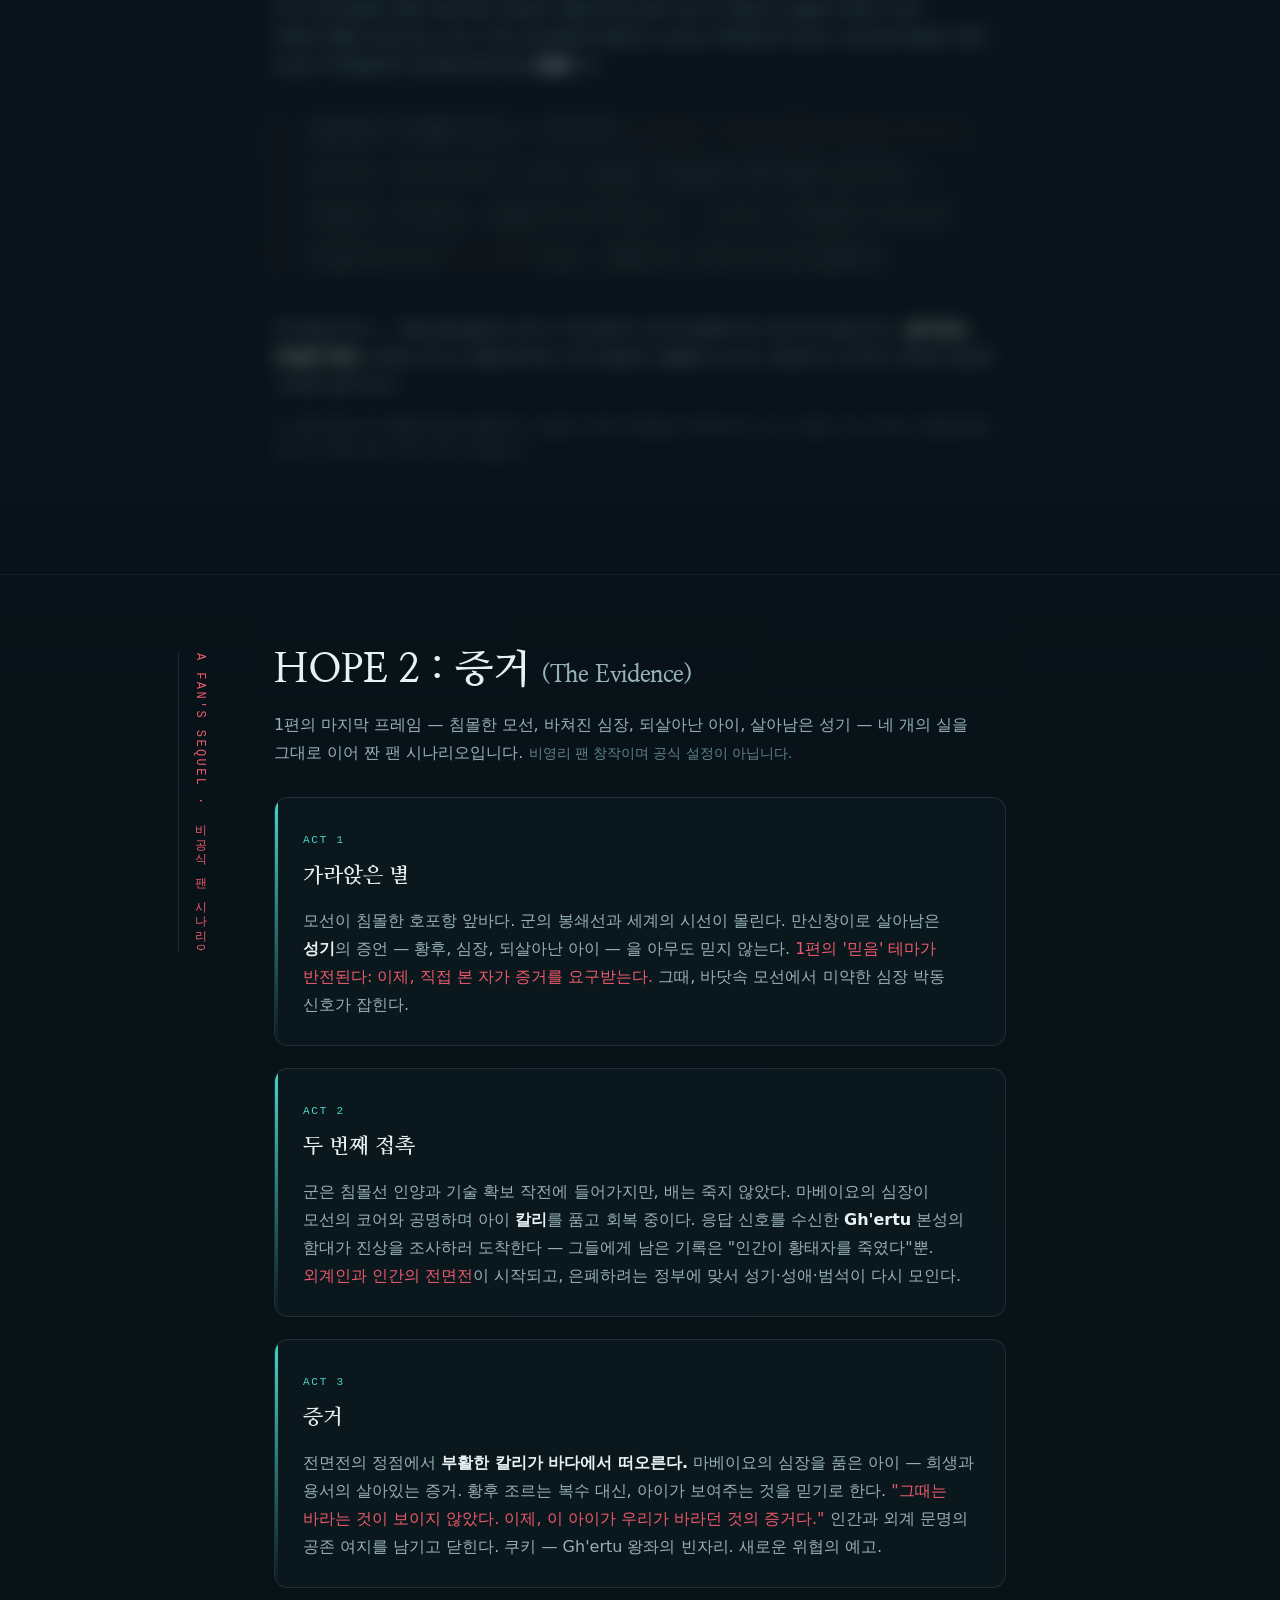
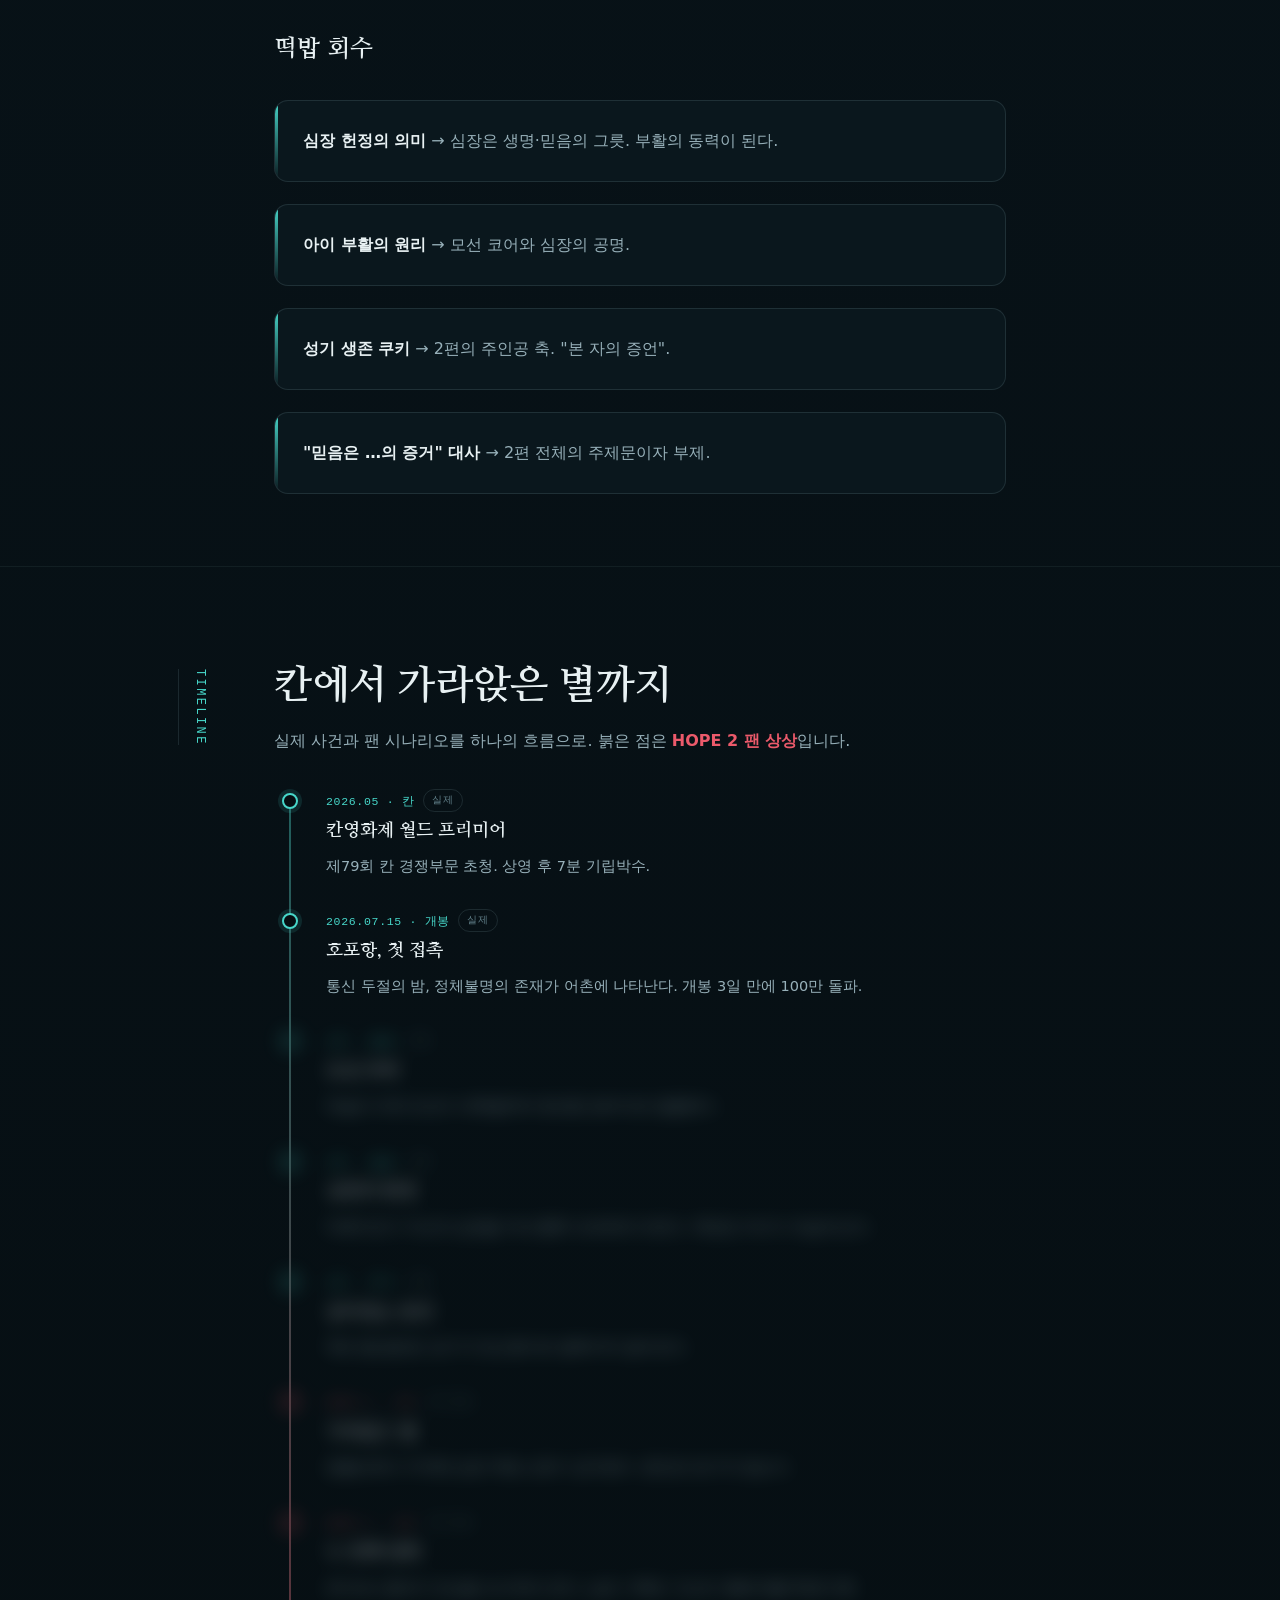
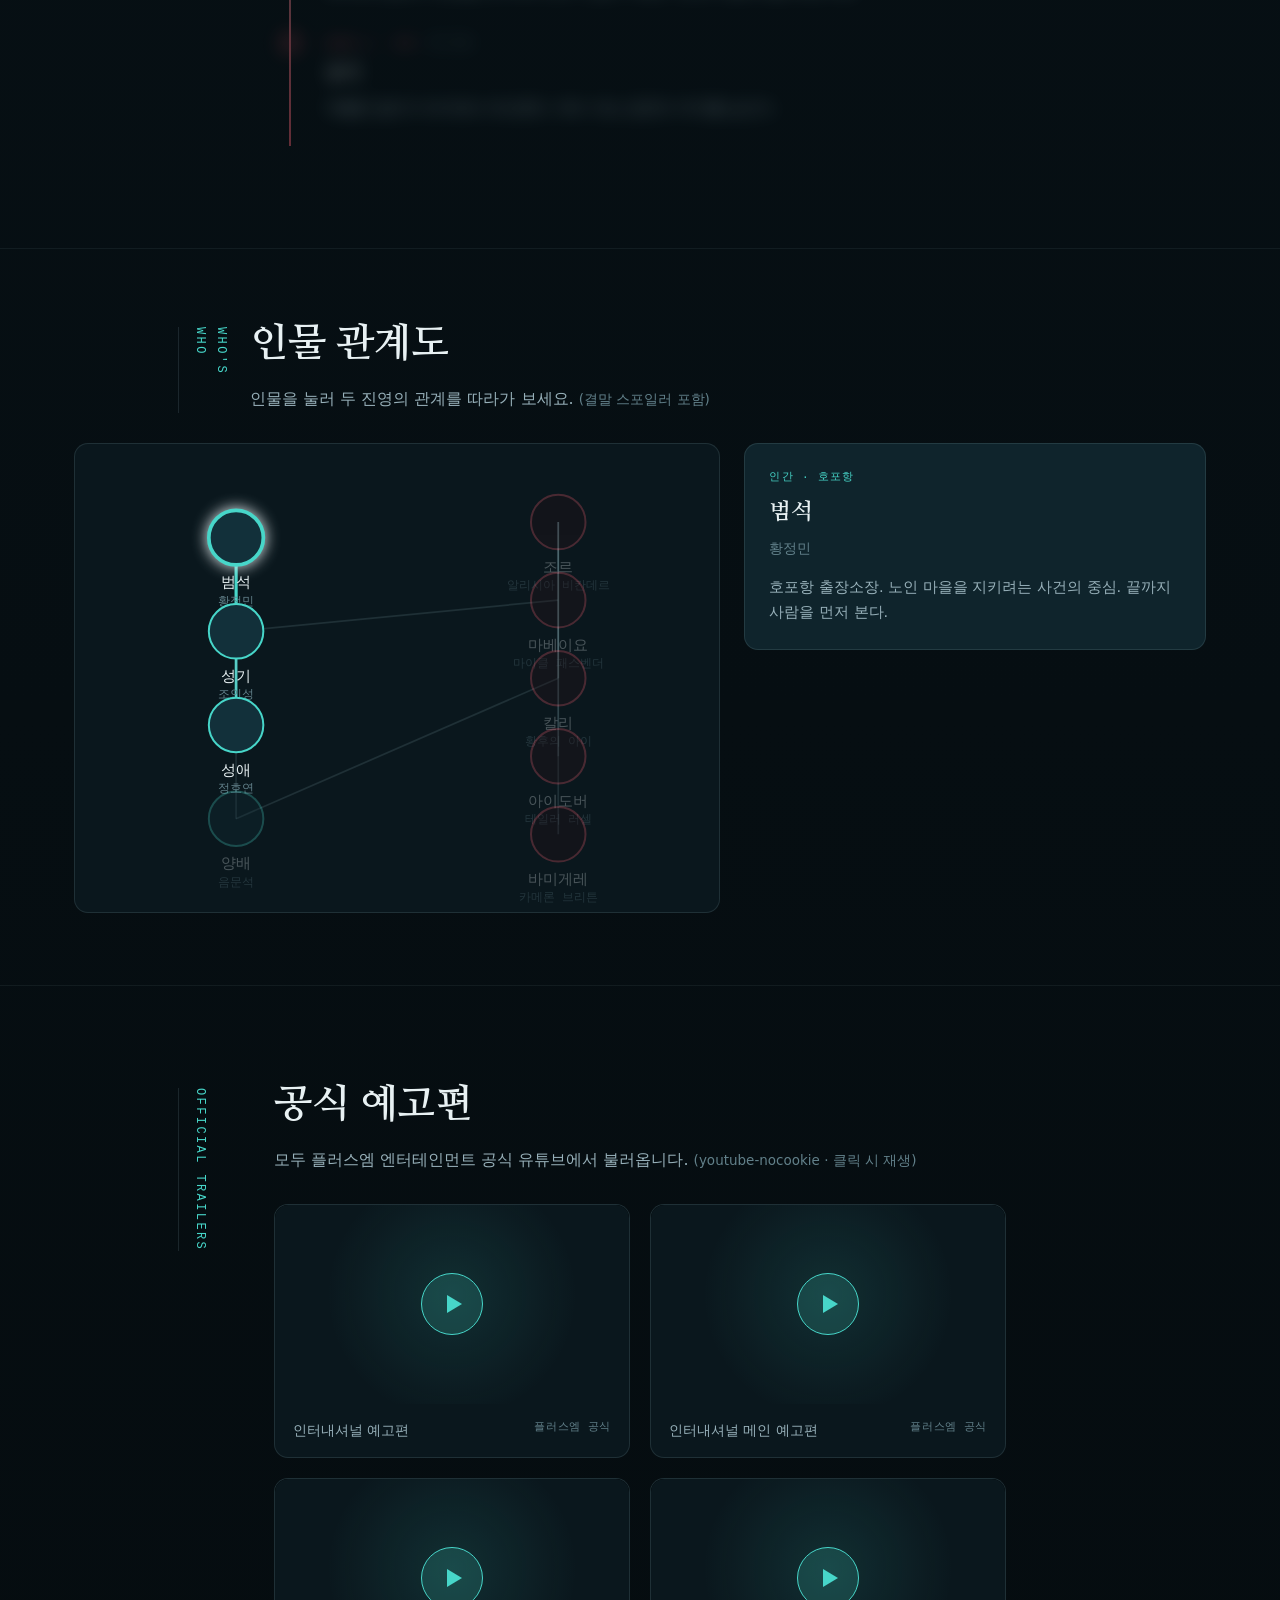
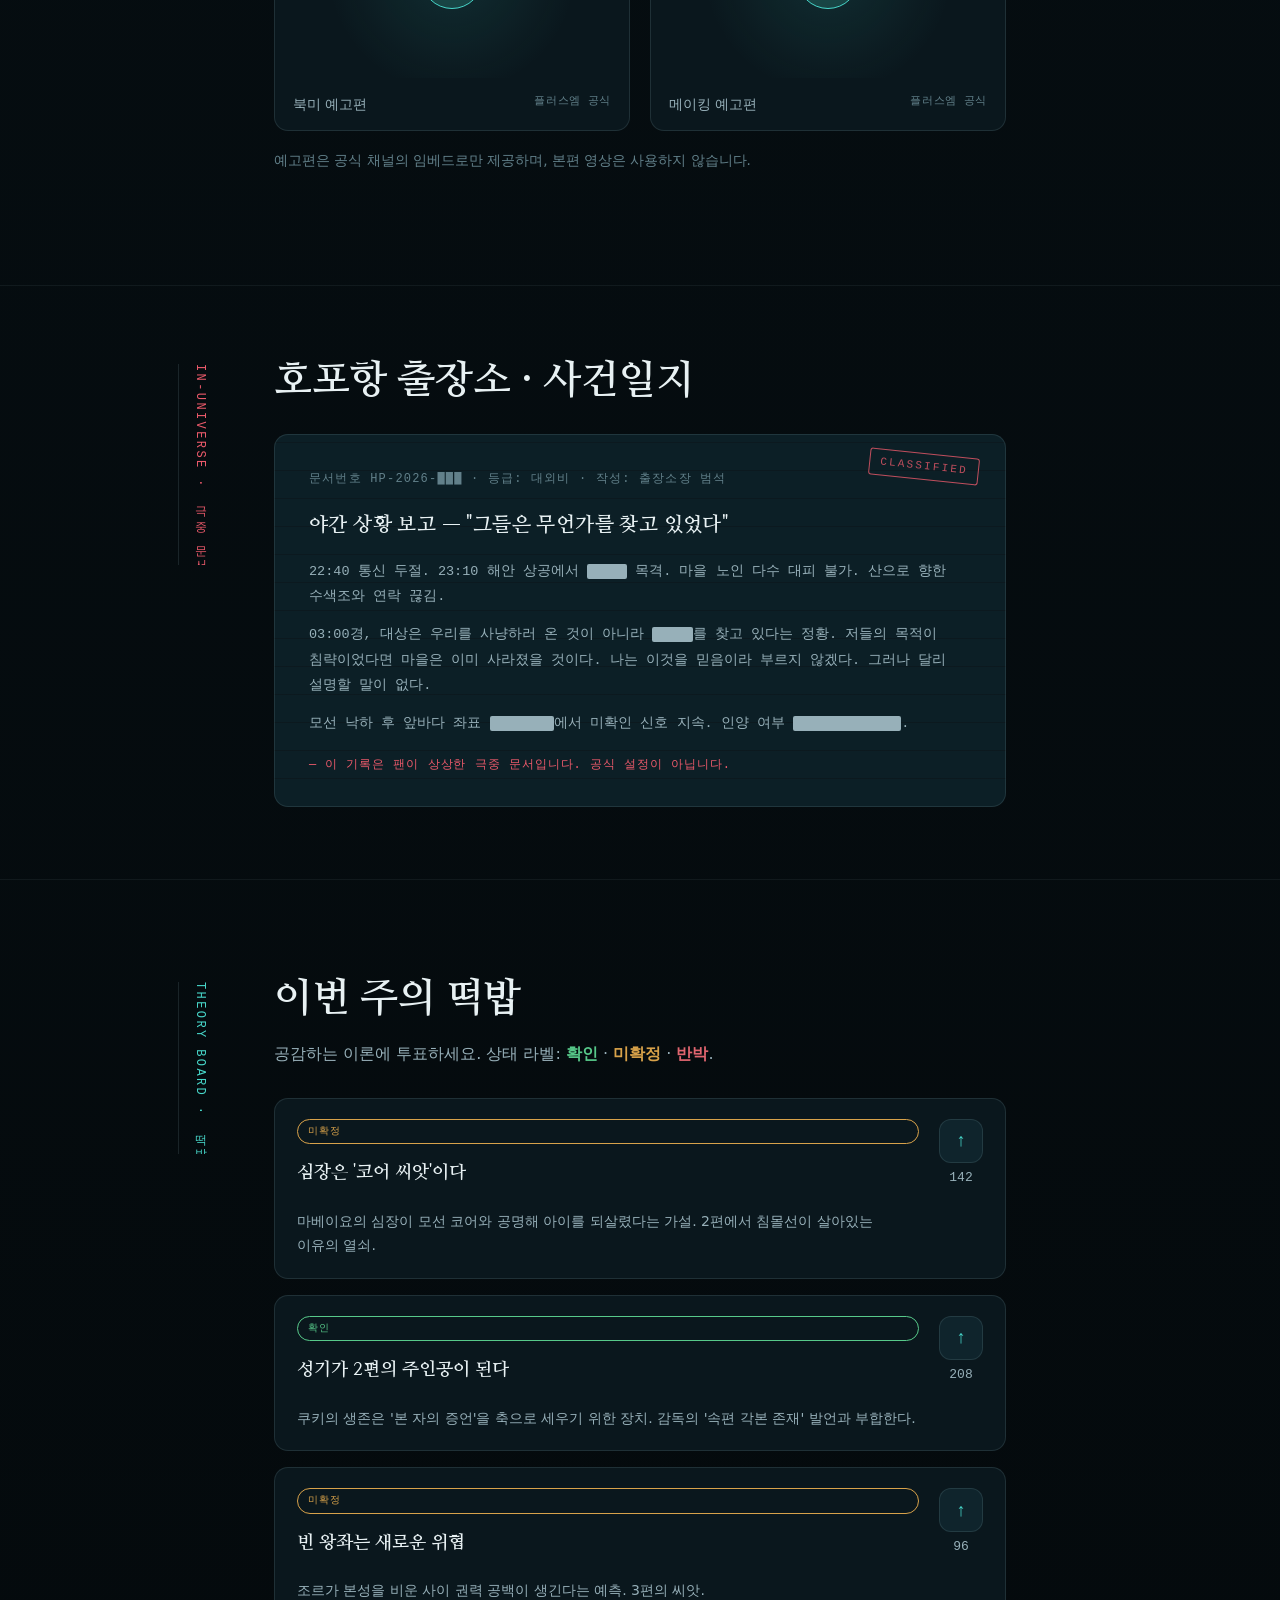
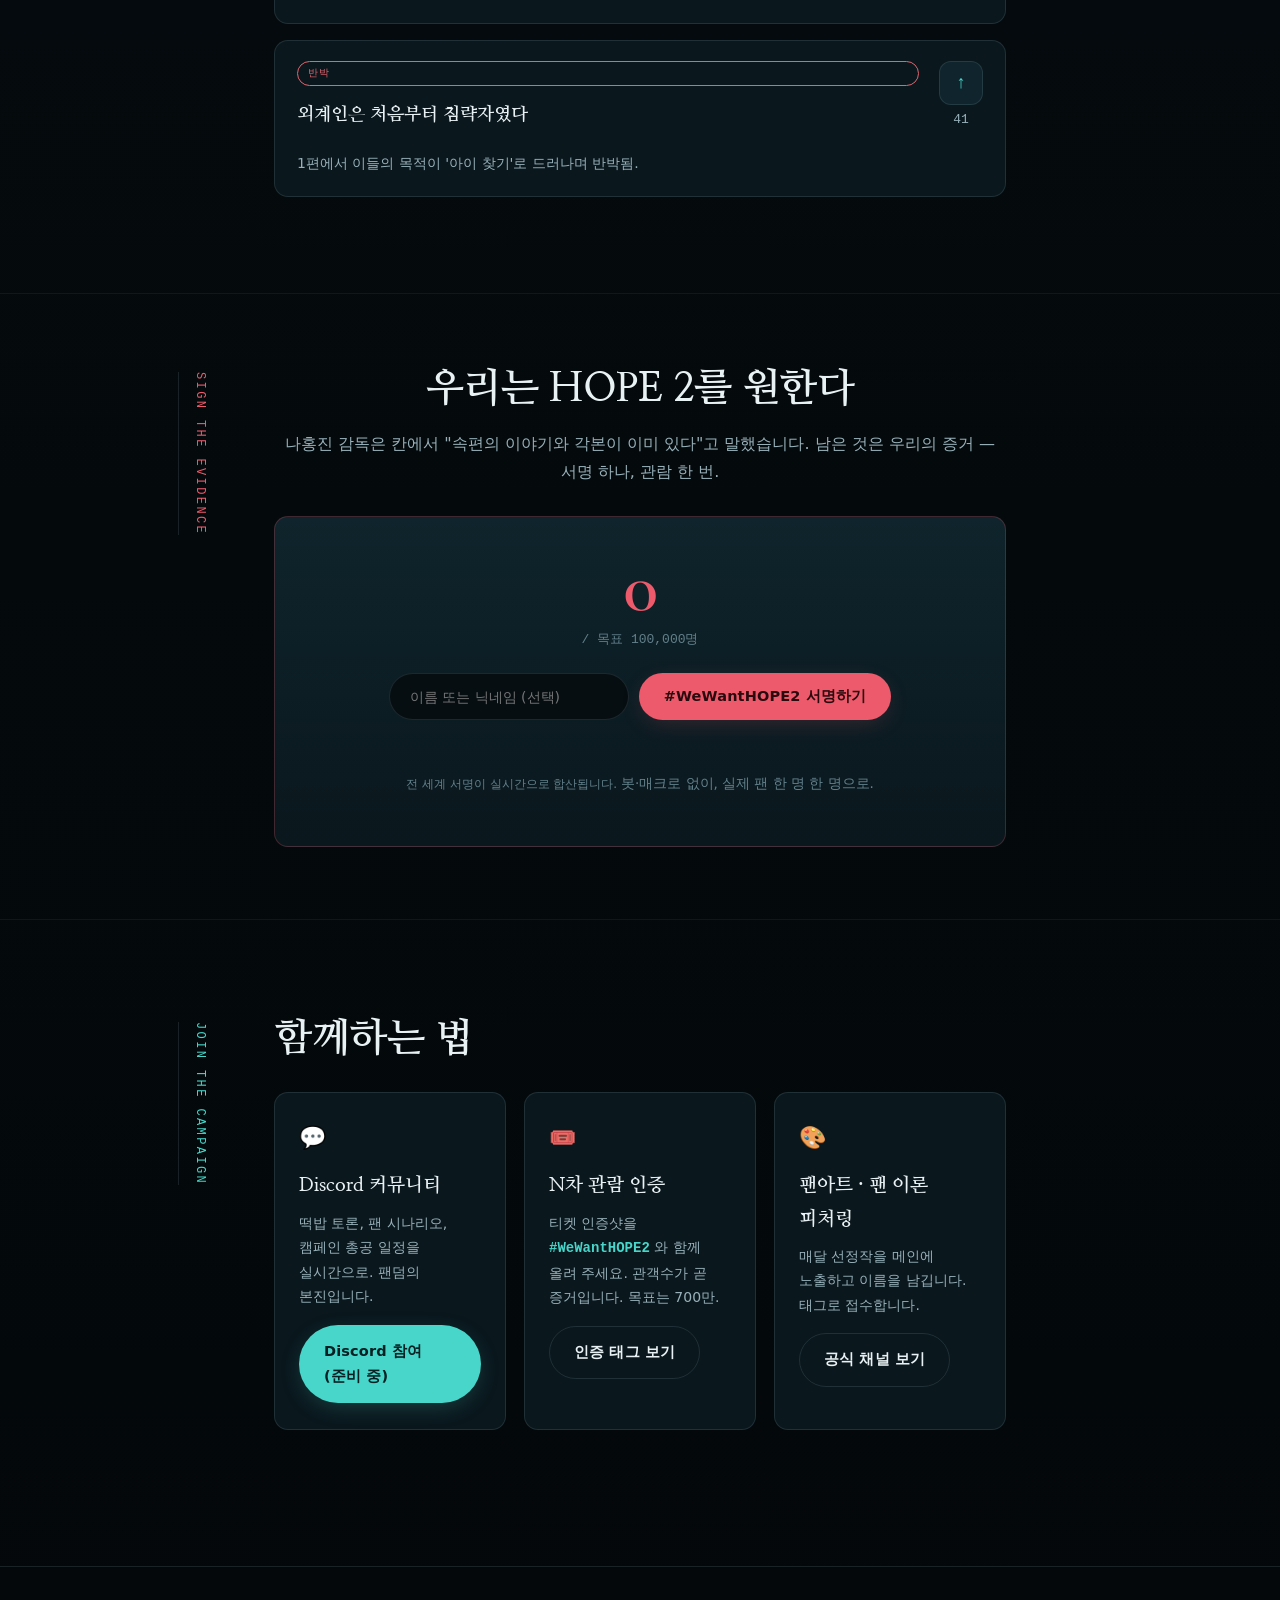
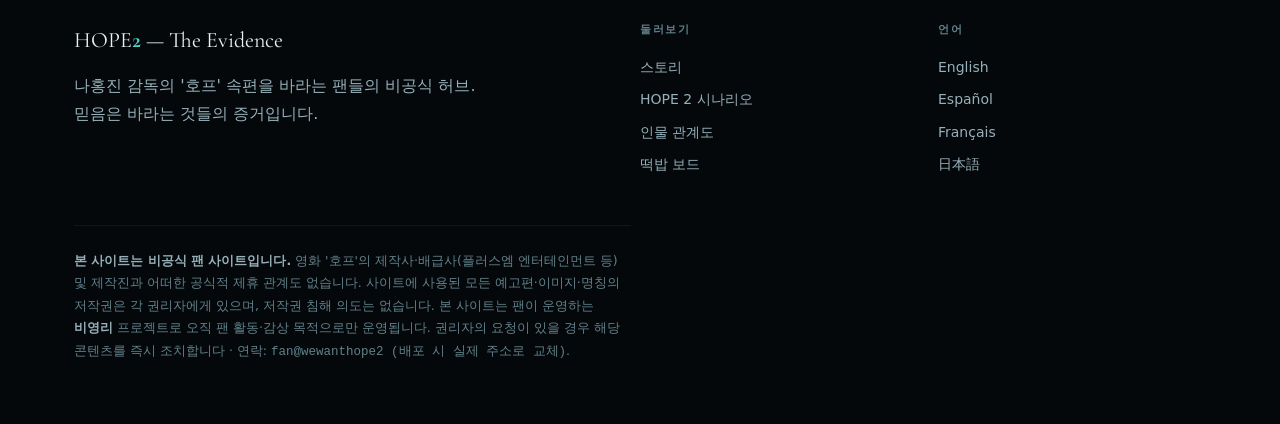
<file: ko/index.html>
<!DOCTYPE html>
<html lang="ko">
<head>
<meta charset="utf-8">
<meta name="viewport" content="width=device-width, initial-scale=1">
<link rel="icon" type="image/svg+xml" href="/hope2/favicon.svg">
<title>HOPE 2를 원한다 — The Evidence · 글로벌 팬 허브</title>
<meta name="description" content="나홍진 감독의 '호프' 속편을 바라는 팬들의 허브. 결말 해설, HOPE 2 팬 시나리오, 인물 관계도, 그리고 손익분기 700만을 향한 관객 트래커. 비공식 비영리 팬 프로젝트.">
<meta property="og:title" content="HOPE 2를 원한다 — The Evidence">
<meta property="og:description" content="믿음은 바라는 것들의 증거. 우리의 관람이 그 증거다. #WeWantHOPE2">
<meta property="og:type" content="website">
<link rel="canonical" href="https://charlesmaster911.github.io/hope2/ko/">
<link rel="alternate" hreflang="ko" href="https://charlesmaster911.github.io/hope2/ko/">
<link rel="alternate" hreflang="en" href="https://charlesmaster911.github.io/hope2/en/">
<link rel="alternate" hreflang="es" href="https://charlesmaster911.github.io/hope2/es/">
<link rel="alternate" hreflang="fr" href="https://charlesmaster911.github.io/hope2/fr/">
<link rel="alternate" hreflang="ja" href="https://charlesmaster911.github.io/hope2/ja/">
<link rel="alternate" hreflang="x-default" href="https://charlesmaster911.github.io/hope2/">
<link rel="preconnect" href="https://fonts.googleapis.com">
<link rel="preconnect" href="https://fonts.gstatic.com" crossorigin>
<link href="https://fonts.googleapis.com/css2?family=Cormorant+Garamond:ital,wght@0,500;0,600;1,500&family=Nanum+Myeongjo:wght@400;700;800&display=swap" rel="stylesheet">
<link rel="stylesheet" href="../assets/css/hope.css">
</head>
<body>

<nav class="nav">
  <div class="nav-inner">
    <a class="nav-brand" href="#top">HOPE<b>2</b></a>
    <div class="nav-links">
      <a href="#story">스토리</a>
      <a href="#scenario">HOPE 2 시나리오</a>
      <a href="#timeline">타임라인</a>
      <a href="#characters">인물</a>
      <a href="#videos">영상</a>
      <a href="#theories">떡밥</a>
      <a href="#join">참여</a>
    </div>
    <div class="nav-lang" aria-label="언어 선택">
      <a href="../ko/" aria-current="true" hreflang="ko">KO</a>
      <a href="../en/" hreflang="en">EN</a>
      <a href="../es/" hreflang="es">ES</a>
      <a href="../fr/" hreflang="fr">FR</a>
      <a href="../ja/" hreflang="ja">JA</a>
    </div>
  </div>
</nav>

<header class="hero" id="top">
  <canvas class="hero-canvas" aria-hidden="true"></canvas>
  <div class="hero-inner">
    <p class="hero-eyebrow">Unofficial Fan Project · #WeWantHOPE2</p>
    <h1>HOPE<span class="two">2</span></h1>
    <p class="hero-tagline serif">가라앉은 별에서, 이야기는 끝나지 않았다.</p>
    <p class="hero-quote serif">"믿음은 바라는 것들의 증거.<br><em>우리의 관람이 그 증거다.</em>"</p>
    <div class="hero-cta">
      <a class="btn btn-heart" href="#petition">#WeWantHOPE2 서명</a>
      <a class="btn btn-ghost" href="#scenario">HOPE 2 시나리오 보기</a>
    </div>
  </div>
  <div class="scroll-hint">잠수 시작 ↓ 0 m</div>
</header>

<div class="counters">
  <div class="counter-card office">
    <p class="label">TO 7 MILLION · 관객 트래커</p>
    <div class="counter-num">0</div>
    <div class="counter-goal">/ 7,000,000명 (손익분기점)</div>
    <div class="progress"><i></i></div>
    <p class="counter-note">2026-07-17 100만 돌파 기준 · KOBIS 집계로 수동 갱신</p>
  </div>
  <div class="counter-card petition">
    <p class="label">#WeWantHOPE2 · 서명</p>
    <div class="counter-num">0</div>
    <div class="counter-goal">목표 100,000명</div>
    <div class="progress"><i></i></div>
    <p class="counter-note">아래에서 첫 서명의 주인공이 되어 주세요 ↓</p>
  </div>
</div>

<main>

<!-- STORY -->
<section class="band" id="story">
  <div class="wrap reveal">
    <p class="eyebrow">The Story So Far</p>
    <h2 class="h">1편이 남긴 것 — 그리고 남긴 질문</h2>
    <p class="lead dim">비무장지대 인근 어촌 <b style="color:var(--foam)">호포항</b>. 산불 진압에 병력이 차출되고 통신이 끊긴 밤, 정체불명의 존재가 나타난다. 출장소장 범석과 신입 경찰 성애는 노인 마을을 지키려 하고, 산으로 크리처를 쫓아간 성기와 마을 사람들은 오히려 사냥당한다. 무지에서 시작된 재앙은 인간의 갈등을 거쳐 우주적 비극으로 번진다.</p>

    <div class="spoiler-bar">
      <span class="lbl">결말 스포일러가 포함됩니다.</span>
      <div class="toggle spoiler-toggle" role="group" aria-label="스포일러 표시">
        <button data-mode="hide" aria-pressed="true">관람 전 (가림)</button>
        <button data-mode="show" aria-pressed="false">관람 후 (보기)</button>
      </div>
    </div>

    <div class="spoiler">
      <h3 class="sub">결말 — 침략이 아니라, 찾으러 온 것</h3>
      <p class="dim">외계인들은 침략자가 아니었다. 황후 <b style="color:var(--foam)">조르</b>가 잃어버린 어린 아들을 찾으러 온 것이었고, 그 아이는 이미 인간(양배) 쪽에 의해 죽어 있었다. 클라이맥스에서 성기가 달리는 경찰차 위에서 전사 마베이요를 쓰러뜨리는 순간, 차는 표지판에 부딪히고 성기는 추락한 듯 보인다. 동시에 하늘의 외계 모선이 대폭발하며 호포항 앞바다로 <b style="color:var(--foam)">침몰</b>한다.</p>
      <p class="pull spoiler">절망한 마베이요는 자신의 <em>심장을 꺼내 황후에게 바치고</em>, 조르는 히브리서 11장 1절을 차용한 대사를 남긴다 — 믿음은 바라는 것들의 증거라고. 그리고 죽었던 아이가 되살아나며 <em>'HOPE'</em>라는 제목의 의미가 완성된다.</p>
      <p class="dim">쿠키영상 하나 — 죽은 줄 알았던 성기가 만신창이가 된 채 절뚝이며 어딘가로 걸어간다. <b style="color:var(--foam)">살아있는 유일한 증인.</b> 1편은 여기서 문을 닫지만, 바다 밑에는 침몰한 모선과, 되살아난 아이와, 바쳐진 심장이 그대로 남아 있다.</p>
      <p class="faint">※ 극중 명대사의 정확한 워딩은 출처마다 조금씩 다르게 전해집니다(히브리서 11:1 차용). 본 사이트는 재관람 확인 전까지 "관객 전언 기반"으로 표기합니다.</p>
    </div>
  </div>
</section>

<!-- SCENARIO -->
<section class="band tight" id="scenario">
  <div class="wrap reveal">
    <p class="eyebrow heart">A Fan's Sequel · 비공식 팬 시나리오</p>
    <h2 class="h">HOPE 2 : 증거 <span class="dim" style="font-size:.6em">(The Evidence)</span></h2>
    <p class="dim">1편의 마지막 프레임 — 침몰한 모선, 바쳐진 심장, 되살아난 아이, 살아남은 성기 — 네 개의 실을 그대로 이어 짠 팬 시나리오입니다. <span class="faint">비영리 팬 창작이며 공식 설정이 아닙니다.</span></p>
    <div class="acts">
      <div class="act">
        <span class="k">Act 1</span>
        <h4>가라앉은 별</h4>
        <p>모선이 침몰한 호포항 앞바다. 군의 봉쇄선과 세계의 시선이 몰린다. 만신창이로 살아남은 <strong>성기</strong>의 증언 — 황후, 심장, 되살아난 아이 — 을 아무도 믿지 않는다. <em>1편의 '믿음' 테마가 반전된다: 이제, 직접 본 자가 증거를 요구받는다.</em> 그때, 바닷속 모선에서 미약한 심장 박동 신호가 잡힌다.</p>
      </div>
      <div class="act">
        <span class="k">Act 2</span>
        <h4>두 번째 접촉</h4>
        <p>군은 침몰선 인양과 기술 확보 작전에 들어가지만, 배는 죽지 않았다. 마베이요의 심장이 모선의 코어와 공명하며 아이 <strong>칼리</strong>를 품고 회복 중이다. 응답 신호를 수신한 <strong>Gh'ertu</strong> 본성의 함대가 진상을 조사하러 도착한다 — 그들에게 남은 기록은 "인간이 황태자를 죽였다"뿐. <em>외계인과 인간의 전면전</em>이 시작되고, 은폐하려는 정부에 맞서 성기·성애·범석이 다시 모인다.</p>
      </div>
      <div class="act">
        <span class="k">Act 3</span>
        <h4>증거</h4>
        <p>전면전의 정점에서 <strong>부활한 칼리가 바다에서 떠오른다.</strong> 마베이요의 심장을 품은 아이 — 희생과 용서의 살아있는 증거. 황후 조르는 복수 대신, 아이가 보여주는 것을 믿기로 한다. <em>"그때는 바라는 것이 보이지 않았다. 이제, 이 아이가 우리가 바라던 것의 증거다."</em> 인간과 외계 문명의 공존 여지를 남기고 닫힌다. 쿠키 — Gh'ertu 왕좌의 빈자리. 새로운 위협의 예고.</p>
      </div>
    </div>

    <h3 class="sub">떡밥 회수</h3>
    <div class="acts">
      <div class="act"><p><strong>심장 헌정의 의미</strong> → 심장은 생명·믿음의 그릇. 부활의 동력이 된다.</p></div>
      <div class="act"><p><strong>아이 부활의 원리</strong> → 모선 코어와 심장의 공명.</p></div>
      <div class="act"><p><strong>성기 생존 쿠키</strong> → 2편의 주인공 축. "본 자의 증언".</p></div>
      <div class="act"><p><strong>"믿음은 …의 증거" 대사</strong> → 2편 전체의 주제문이자 부제.</p></div>
    </div>
  </div>
</section>

<!-- TIMELINE -->
<section class="band" id="timeline-sec">
  <div class="wrap reveal">
    <p class="eyebrow">Timeline</p>
    <h2 class="h">칸에서 가라앉은 별까지</h2>
    <p class="dim">실제 사건과 팬 시나리오를 하나의 흐름으로. 붉은 점은 <b style="color:var(--heart)">HOPE 2 팬 상상</b>입니다.</p>
    <div class="timeline" id="timeline"></div>
  </div>
</section>

<!-- CHARACTERS -->
<section class="band tight" id="characters">
  <div class="wide reveal">
    <div class="wrap" style="padding:0">
      <p class="eyebrow">Who's Who</p>
      <h2 class="h">인물 관계도</h2>
      <p class="dim">인물을 눌러 두 진영의 관계를 따라가 보세요. <span class="faint">(결말 스포일러 포함)</span></p>
    </div>
    <div class="charmap-wrap">
      <div class="charmap"><svg id="charmap" role="img" aria-label="인물 관계도"></svg></div>
      <div class="char-detail" id="char-detail"></div>
    </div>
  </div>
</section>

<!-- VIDEOS -->
<section class="band" id="videos">
  <div class="wrap reveal">
    <p class="eyebrow">Official Trailers</p>
    <h2 class="h">공식 예고편</h2>
    <p class="dim">모두 플러스엠 엔터테인먼트 공식 유튜브에서 불러옵니다. <span class="faint">(youtube-nocookie · 클릭 시 재생)</span></p>
    <div class="videos">
      <div class="video"><div class="frame" data-yt="ODnHr2Emnf0" data-title="호프 인터내셔널 예고편"><div class="facade"><div class="play"></div></div></div><div class="cap"><span>인터내셔널 예고편</span><span class="src">플러스엠 공식</span></div></div>
      <div class="video"><div class="frame" data-yt="DrNM5QhAr_M" data-title="호프 인터내셔널 메인 예고편"><div class="facade"><div class="play"></div></div></div><div class="cap"><span>인터내셔널 메인 예고편</span><span class="src">플러스엠 공식</span></div></div>
      <div class="video"><div class="frame" data-yt="ztqZZO-lLsE" data-title="호프 북미 예고편"><div class="facade"><div class="play"></div></div></div><div class="cap"><span>북미 예고편</span><span class="src">플러스엠 공식</span></div></div>
      <div class="video"><div class="frame" data-yt="4hHcJPi6aXA" data-title="호프 메이킹 예고편"><div class="facade"><div class="play"></div></div></div><div class="cap"><span>메이킹 예고편</span><span class="src">플러스엠 공식</span></div></div>
    </div>
    <p class="faint" style="margin-top:18px">예고편은 공식 채널의 임베드로만 제공하며, 본편 영상은 사용하지 않습니다.</p>
  </div>
</section>

<!-- IN-UNIVERSE DOSSIER -->
<section class="band tight" id="dossier">
  <div class="wrap reveal">
    <p class="eyebrow heart">In-Universe · 극중 문서</p>
    <h2 class="h">호포항 출장소 · 사건일지</h2>
    <div class="dossier">
      <div class="doc-head">문서번호 HP-2026-███ · 등급: 대외비 · 작성: 출장소장 범석</div>
      <h4>야간 상황 보고 — "그들은 무언가를 찾고 있었다"</h4>
      <p>22:40 통신 두절. 23:10 해안 상공에서 <span class="redact">████</span> 목격. 마을 노인 다수 대피 불가. 산으로 향한 수색조와 연락 끊김.</p>
      <p>03:00경, 대상은 우리를 사냥하러 온 것이 아니라 <span class="redact">████</span>를 찾고 있다는 정황. 저들의 목적이 침략이었다면 마을은 이미 사라졌을 것이다. 나는 이것을 믿음이라 부르지 않겠다. 그러나 달리 설명할 말이 없다.</p>
      <p>모선 낙하 후 앞바다 좌표 <span class="redact">██.████</span>에서 미확인 신호 지속. 인양 여부 <span class="redact">상부 판단 대기</span>.</p>
      <div class="stamp">— 이 기록은 팬이 상상한 극중 문서입니다. 공식 설정이 아닙니다.</div>
    </div>
  </div>
</section>

<!-- THEORY BOARD -->
<section class="band" id="theories-sec">
  <div class="wrap reveal">
    <p class="eyebrow">Theory Board · 떡밥</p>
    <h2 class="h">이번 주의 떡밥</h2>
    <p class="dim">공감하는 이론에 투표하세요. 상태 라벨: <b style="color:var(--ok)">확인</b> · <b style="color:var(--pending)">미확정</b> · <b style="color:var(--refuted)">반박</b>.</p>
    <div class="theories" id="theories"></div>
  </div>
</section>

<!-- PETITION -->
<section class="band tight" id="petition">
  <div class="wrap reveal center">
    <p class="eyebrow heart">Sign the Evidence</p>
    <h2 class="h">우리는 HOPE 2를 원한다</h2>
    <p class="dim">나홍진 감독은 칸에서 "속편의 이야기와 각본이 이미 있다"고 말했습니다. 남은 것은 우리의 증거 — 서명 하나, 관람 한 번.</p>
    <div class="petition-box">
      <div class="big">0</div>
      <div class="of">/ 목표 100,000명</div>
      <form>
        <input type="text" name="name" placeholder="이름 또는 닉네임 (선택)" aria-label="이름 또는 닉네임" autocomplete="off">
        <button type="submit" class="btn btn-heart">#WeWantHOPE2 서명하기</button>
      </form>
      <p class="thanks" role="status" aria-live="polite"></p>
      <p class="counter-note">전 세계 서명이 실시간으로 합산됩니다. <span class="faint">봇·매크로 없이, 실제 팬 한 명 한 명으로.</span></p>
    </div>
  </div>
</section>

<!-- JOIN -->
<section class="band" id="join">
  <div class="wrap reveal">
    <p class="eyebrow">Join the Campaign</p>
    <h2 class="h">함께하는 법</h2>
    <div class="join-grid">
      <div class="join-card">
        <div class="ic">💬</div>
        <h4>Discord 커뮤니티</h4>
        <p>떡밥 토론, 팬 시나리오, 캠페인 총공 일정을 실시간으로. 팬덤의 본진입니다.</p>
        <a class="btn btn-primary" href="#" data-discord>Discord 참여 (준비 중)</a>
      </div>
      <div class="join-card">
        <div class="ic">🎟️</div>
        <h4>N차 관람 인증</h4>
        <p>티켓 인증샷을 <b class="mono" style="color:var(--biolum)">#WeWantHOPE2</b> 와 함께 올려 주세요. 관객수가 곧 증거입니다. 목표는 700만.</p>
        <a class="btn btn-ghost" href="https://www.instagram.com/explore/tags/wewanthope2/" target="_blank" rel="noopener">인증 태그 보기</a>
      </div>
      <div class="join-card">
        <div class="ic">🎨</div>
        <h4>팬아트 · 팬 이론 피처링</h4>
        <p>매달 선정작을 메인에 노출하고 이름을 남깁니다. 태그로 접수합니다.</p>
        <a class="btn btn-ghost" href="https://www.youtube.com/@plusm_entertainment" target="_blank" rel="noopener">공식 채널 보기</a>
      </div>
    </div>
  </div>
</section>

</main>

<footer class="site">
  <div class="wide">
    <div class="cols">
      <div>
        <div class="brand">HOPE<b>2</b> — The Evidence</div>
        <p class="dim" style="margin-top:12px;max-width:40ch">나홍진 감독의 '호프' 속편을 바라는 팬들의 비공식 허브. 믿음은 바라는 것들의 증거입니다.</p>
      </div>
      <div>
        <h5>둘러보기</h5>
        <a href="#story">스토리</a>
        <a href="#scenario">HOPE 2 시나리오</a>
        <a href="#characters">인물 관계도</a>
        <a href="#theories">떡밥 보드</a>
      </div>
      <div>
        <h5>언어</h5>
        <a href="../en/">English</a>
        <a href="../es/">Español</a>
        <a href="../fr/">Français</a>
        <a href="../ja/">日本語</a>
      </div>
    </div>
    <p class="disclaimer">
      <strong>본 사이트는 비공식 팬 사이트입니다.</strong> 영화 '호프'의 제작사·배급사(플러스엠 엔터테인먼트 등) 및 제작진과 어떠한 공식적 제휴 관계도 없습니다.
      사이트에 사용된 모든 예고편·이미지·명칭의 저작권은 각 권리자에게 있으며, 저작권 침해 의도는 없습니다.
      본 사이트는 팬이 운영하는 <strong>비영리</strong> 프로젝트로 오직 팬 활동·감상 목적으로만 운영됩니다.
      권리자의 요청이 있을 경우 해당 콘텐츠를 즉시 조치합니다 · 연락: <span class="mono">fan@wewanthope2 (배포 시 실제 주소로 교체)</span>.
    </p>
  </div>
</footer>

<script type="application/json" id="hope-data">
{
  "counter": { "boxOffice": 1000000, "boxOfficeGoal": 7000000, "petitionBase": 0, "petitionGoal": 100000 },
  "ui": {
    "factionHuman": "인간 · 호포항",
    "factionAlien": "Gh'ertu · 외계",
    "petitionThanks": "서명해 주셔서 감사합니다. 당신이 증거입니다.",
    "petitionAlready": "이미 서명하셨습니다. 감사합니다 — 이제 관람으로 증명해요.",
    "petitionOf": "/ 목표 {goal}명",
    "status_ok": "확인",
    "status_pending": "미확정",
    "status_refuted": "반박"
  },
  "characters": [
    { "id": "beomseok", "faction": "human", "name": "범석", "actor": "황정민", "desc": "호포항 출장소장. 노인 마을을 지키려는 사건의 중심. 끝까지 사람을 먼저 본다.", "links": ["sungae", "sungki"] },
    { "id": "sungki", "faction": "human", "name": "성기", "actor": "조인성", "desc": "크리처를 쫓다 사냥당하는 처지가 되는 청년. 쿠키에서 홀로 살아남는다 — HOPE 2의 유일한 증인.", "links": ["sungae", "mabeyyo", "yangbae"] },
    { "id": "sungae", "faction": "human", "name": "성애", "actor": "정호연", "desc": "신입 경찰. 범석과 함께 마을을 지킨다. 두려움 속에서 성장하는 눈.", "links": ["beomseok"] },
    { "id": "yangbae", "faction": "human", "name": "양배", "actor": "음문석", "desc": "아이를 죽음에 이르게 한 인물. 재앙의 방아쇠를 당긴 무지의 얼굴.", "links": ["kali"] },
    { "id": "jaur", "faction": "alien", "name": "조르", "actor": "알리시아 비칸데르", "desc": "외계 황후. 침략이 아니라 잃어버린 아들을 찾아 왔다. 복수와 믿음 사이에 선 존재.", "links": ["mabeyyo", "kali", "aidover", "vamigere"] },
    { "id": "mabeyyo", "faction": "alien", "name": "마베이요", "actor": "마이클 패스벤더", "desc": "황후를 섬기는 전사. 절망의 끝에서 자신의 심장을 꺼내 황후에게 바친다.", "links": ["jaur", "sungki", "kali"] },
    { "id": "kali", "faction": "alien", "name": "칼리", "actor": "황후의 아이", "desc": "죽었다 되살아나는 아이. 'HOPE'라는 제목의 의미를 완성하는 존재. HOPE 2의 심장.", "links": ["jaur", "mabeyyo", "yangbae"] },
    { "id": "aidover", "faction": "alien", "name": "아이도버", "actor": "테일러 러셀", "desc": "황후 곁의 외계인. (한글 표기 미확정)", "links": ["jaur"] },
    { "id": "vamigere", "faction": "alien", "name": "바미게레", "actor": "카메론 브리튼", "desc": "황후 곁의 외계인. (한글 표기 미확정)", "links": ["jaur"] }
  ],
  "timeline": [
    { "when": "2026.05 · 칸", "film": 1, "tag": "실제", "title": "칸영화제 월드 프리미어", "body": "제79회 칸 경쟁부문 초청. 상영 후 7분 기립박수." },
    { "when": "2026.07.15 · 개봉", "film": 1, "tag": "실제", "title": "호포항, 첫 접촉", "body": "통신 두절의 밤, 정체불명의 존재가 어촌에 나타난다. 개봉 3일 만에 100만 돌파." },
    { "when": "1편 · 결말", "film": 1, "tag": "1편", "title": "모선 추락", "body": "하늘의 외계 모선이 대폭발하며 호포항 앞바다로 침몰한다.", "spoiler": true },
    { "when": "1편 · 결말", "film": 1, "tag": "1편", "title": "심장의 헌정", "body": "마베이요가 자신의 심장을 꺼내 황후 조르에게 바친다. 죽었던 아이가 되살아난다.", "spoiler": true },
    { "when": "1편 · 쿠키", "film": 1, "tag": "1편", "title": "살아있는 증인", "body": "죽은 줄 알았던 성기가 만신창이로 절뚝이며 걸어간다.", "spoiler": true },
    { "when": "HOPE 2 · 1막", "film": 2, "tag": "팬 상상", "title": "가라앉은 별", "body": "침몰선에서 미약한 심장 박동 신호가 감지된다. 증인은 믿기지 않는다.", "spoiler": true },
    { "when": "HOPE 2 · 2막", "film": 2, "tag": "팬 상상", "title": "두 번째 접촉", "body": "Gh'ertu 함대가 진상을 조사하러 온다. 남은 기록은 '인간이 황태자를 죽였다'뿐.", "spoiler": true },
    { "when": "HOPE 2 · 3막", "film": 2, "tag": "팬 상상", "title": "증거", "body": "부활한 칼리가 바다에서 떠오른다. 복수 대신 공존의 여지를 남긴다.", "spoiler": true }
  ],
  "theories": [
    { "id": "t1", "status": "pending", "title": "심장은 '코어 씨앗'이다", "body": "마베이요의 심장이 모선 코어와 공명해 아이를 되살렸다는 가설. 2편에서 침몰선이 살아있는 이유의 열쇠.", "votes": 142 },
    { "id": "t2", "status": "ok", "title": "성기가 2편의 주인공이 된다", "body": "쿠키의 생존은 '본 자의 증언'을 축으로 세우기 위한 장치. 감독의 '속편 각본 존재' 발언과 부합한다.", "votes": 208 },
    { "id": "t3", "status": "pending", "title": "빈 왕좌는 새로운 위협", "body": "조르가 본성을 비운 사이 권력 공백이 생긴다는 예측. 3편의 씨앗.", "votes": 96 },
    { "id": "t4", "status": "refuted", "title": "외계인은 처음부터 침략자였다", "body": "1편에서 이들의 목적이 '아이 찾기'로 드러나며 반박됨.", "votes": 41 }
  ]
}
</script>
<script src="../assets/js/hope.js"></script>
</body>
</html>
</file>
<file: assets/css/hope.css>
/* ============================================================
   HOPE 2 — The Evidence · Global Fan Hub
   Design system: "가라앉은 별 / The Sunken Star" — deep-sea, bioluminescent
   Single committed dark theme (deliberate — serves the abyss thesis)
   Unofficial non-profit fan project.
   ============================================================ */

:root {
  /* ground & surface */
  --abyss:      #060e12;
  --abyss-2:    #0a171d;
  --surface:    #0f242c;
  --surface-2:  #143038;
  --line:       rgba(150, 184, 194, 0.15);
  --line-soft:  rgba(150, 184, 194, 0.08);

  /* ink */
  --foam:       #e8f1f3;
  --foam-dim:   #97b0b9;
  --foam-faint: #62808a;

  /* accents */
  --biolum:      #47d6c9;   /* bioluminescent teal — the accent */
  --biolum-deep: #2a9aa0;
  --biolum-glow: rgba(71, 214, 201, 0.28);
  --heart:       #ec5a6b;   /* the heart / faith motif — used sparingly */
  --heart-deep:  #b32f3d;
  --heart-glow:  rgba(236, 90, 107, 0.24);

  /* semantic (theory board status) */
  --ok:      #57c98a;
  --refuted: #e0656f;
  --pending: #d8a24a;

  /* type */
  --serif: "Nanum Myeongjo", "Cormorant Garamond", "Apple SD Gothic Neo", "Noto Serif KR", serif;
  --serif-latin: "Cormorant Garamond", "Nanum Myeongjo", Georgia, serif;
  --sans: "Pretendard Variable", Pretendard, -apple-system, BlinkMacSystemFont, "Apple SD Gothic Neo", "Noto Sans KR", "Malgun Gothic", system-ui, sans-serif;
  --mono: "SF Mono", ui-monospace, SFMono-Regular, Menlo, "Cascadia Mono", monospace;

  /* scale */
  --wrap: 780px;
  --wide: 1180px;
  --r: 14px;
}

* { box-sizing: border-box; }

html { scroll-behavior: smooth; scroll-padding-top: 74px; }
@media (prefers-reduced-motion: reduce) {
  html { scroll-behavior: auto; }
  *, *::before, *::after { animation-duration: 0.001ms !important; animation-iteration-count: 1 !important; transition-duration: 0.001ms !important; }
}

body {
  margin: 0;
  /* the page is a descent: moonlit surface → abyss (deepest at the footer) */
  background: linear-gradient(180deg, #0c1a22 0%, #081319 22%, #060e12 55%, #030709 100%);
  color: var(--foam);
  font-family: var(--sans);
  font-size: 16px;
  line-height: 1.75;
  word-break: keep-all;
  overflow-wrap: break-word;
  -webkit-font-smoothing: antialiased;
  text-rendering: optimizeLegibility;
}

:lang(en) body, :lang(es) body, :lang(fr) body { --serif: var(--serif-latin); }

a { color: var(--biolum); text-decoration: none; }
a:hover { text-decoration: underline; text-underline-offset: 3px; }
:focus-visible { outline: 2px solid var(--biolum); outline-offset: 3px; border-radius: 3px; }

img { max-width: 100%; display: block; }
.mono { font-family: var(--mono); font-variant-numeric: tabular-nums; }
.serif { font-family: var(--serif); }

.wrap { max-width: var(--wrap); margin: 0 auto; padding: 0 24px; }
.wide { max-width: var(--wide); margin: 0 auto; padding: 0 24px; }

/* ---------- top nav ---------- */
.nav {
  position: sticky; top: 0; z-index: 40;
  background: rgba(6, 14, 18, 0.82);
  backdrop-filter: saturate(140%) blur(12px);
  -webkit-backdrop-filter: saturate(140%) blur(12px);
  border-bottom: 1px solid var(--line-soft);
}
.nav-inner { max-width: var(--wide); margin: 0 auto; padding: 0 24px; height: 60px; display: flex; align-items: center; gap: 20px; }
.nav-brand { font-family: var(--serif-latin); font-size: 20px; letter-spacing: 0.04em; color: var(--foam); font-weight: 600; white-space: nowrap; }
.nav-brand b { color: var(--biolum); font-weight: 600; }
.nav-links { display: flex; gap: 20px; margin-left: auto; overflow-x: auto; scrollbar-width: none; }
.nav-links::-webkit-scrollbar { display: none; }
.nav-links a { color: var(--foam-dim); font-size: 13.5px; letter-spacing: 0.02em; white-space: nowrap; }
.nav-links a:hover { color: var(--foam); text-decoration: none; }
.nav-lang { display: flex; gap: 2px; align-items: center; }
.nav-lang a { font-family: var(--mono); font-size: 11px; letter-spacing: 0.08em; color: var(--foam-faint); padding: 3px 6px; border-radius: 5px; text-transform: uppercase; }
.nav-lang a[aria-current="true"] { color: var(--abyss); background: var(--biolum); font-weight: 600; }
.nav-lang a:hover { color: var(--foam); text-decoration: none; }
@media (max-width: 860px) { .nav-links { display: none; } }

/* ---------- hero ---------- */
.hero { position: relative; min-height: 92vh; display: flex; align-items: center; justify-content: center; text-align: center; overflow: hidden; padding: 120px 24px 90px; }
.hero-canvas { position: absolute; inset: 0; width: 100%; height: 100%; z-index: 0; }
.hero::after { content: ""; position: absolute; inset: 0; z-index: 1; pointer-events: none;
  background:
    radial-gradient(120% 80% at 50% 120%, var(--biolum-glow), transparent 55%),
    radial-gradient(50% 40% at 50% 128%, var(--heart-glow), transparent 70%),
    linear-gradient(180deg, rgba(6,14,18,0.55) 0%, rgba(6,14,18,0.1) 35%, rgba(6,14,18,0.75) 100%); }
.hero-inner { position: relative; z-index: 2; max-width: 780px; }
.hero-eyebrow { font-family: var(--mono); font-size: 12px; letter-spacing: 0.28em; text-transform: uppercase; color: var(--biolum); margin: 0 0 30px; }
.hero h1 { font-family: var(--serif-latin); font-weight: 600; font-size: clamp(52px, 12vw, 128px); line-height: 0.94; letter-spacing: 0.01em; margin: 0; text-wrap: balance; }
.hero h1 .two { color: var(--biolum); }
.hero-tagline { font-family: var(--serif); font-size: clamp(17px, 2.4vw, 22px); color: var(--foam); margin: 24px auto 0; max-width: 30ch; line-height: 1.55; }
.hero-quote { font-family: var(--serif); font-style: italic; color: var(--foam-dim); margin: 34px auto 0; max-width: 34ch; font-size: clamp(15px, 2vw, 18px); line-height: 1.7; }
.hero-quote em { color: var(--heart); font-style: italic; }
.hero-cta { margin-top: 44px; display: flex; gap: 14px; justify-content: center; flex-wrap: wrap; }
.scroll-hint { position: absolute; bottom: 26px; left: 50%; transform: translateX(-50%); z-index: 2; color: var(--foam-faint); font-family: var(--mono); font-size: 10px; letter-spacing: 0.24em; text-transform: uppercase; animation: bob 2.6s ease-in-out infinite; }
@keyframes bob { 0%,100% { transform: translateX(-50%) translateY(0); } 50% { transform: translateX(-50%) translateY(7px); } }

/* ---------- buttons ---------- */
.btn { display: inline-flex; align-items: center; gap: 8px; font-family: var(--sans); font-size: 14.5px; font-weight: 600; letter-spacing: 0.01em; padding: 13px 24px; border-radius: 999px; border: 1px solid transparent; cursor: pointer; transition: transform .15s ease, box-shadow .2s ease, background .2s ease; text-decoration: none; }
.btn:hover { text-decoration: none; transform: translateY(-1px); }
.btn-primary { background: var(--biolum); color: #042023; box-shadow: 0 6px 24px -6px var(--biolum-glow); }
.btn-primary:hover { box-shadow: 0 10px 30px -6px var(--biolum-glow); }
.btn-heart { background: var(--heart); color: #2a0a0e; box-shadow: 0 6px 24px -6px var(--heart-glow); }
.btn-ghost { background: transparent; color: var(--foam); border-color: var(--line); }
.btn-ghost:hover { border-color: var(--biolum); color: var(--biolum); }

/* ---------- counters (box office + petition) ---------- */
.counters { max-width: var(--wide); margin: -40px auto 0; padding: 0 24px; position: relative; z-index: 3; display: grid; grid-template-columns: 1fr 1fr; gap: 18px; }
@media (max-width: 680px) { .counters { grid-template-columns: 1fr; margin-top: -20px; } }
.counter-card { background: linear-gradient(180deg, var(--surface), var(--abyss-2)); border: 1px solid var(--line); border-radius: var(--r); padding: 26px 28px; }
.counter-card .label { font-family: var(--mono); font-size: 11px; letter-spacing: 0.18em; text-transform: uppercase; color: var(--foam-dim); margin: 0 0 12px; }
.counter-num { font-family: var(--serif-latin); font-variant-numeric: tabular-nums; font-weight: 600; font-size: clamp(38px, 6vw, 58px); line-height: 1; color: var(--foam); }
.counter-card.office .counter-num { color: var(--biolum); }
.counter-card.petition .counter-num { color: var(--heart); }
.counter-goal { font-family: var(--mono); font-size: 12.5px; color: var(--foam-faint); margin-top: 8px; }
.progress { height: 7px; background: var(--line-soft); border-radius: 999px; margin-top: 16px; overflow: hidden; }
.progress > i { display: block; height: 100%; width: 0; border-radius: 999px; background: linear-gradient(90deg, var(--biolum-deep), var(--biolum)); transition: width 1.4s cubic-bezier(.2,.7,.2,1); }
.counter-card.petition .progress > i { background: linear-gradient(90deg, var(--heart-deep), var(--heart)); }
.counter-note { font-size: 12px; color: var(--foam-faint); margin-top: 12px; }

/* ---------- sections ---------- */
section.band { padding: 96px 0; border-top: 1px solid var(--line-soft); }
section.band.tight { padding: 72px 0; }
.eyebrow { font-family: var(--mono); font-size: 12px; letter-spacing: 0.2em; text-transform: uppercase; color: var(--biolum); margin: 0 0 14px; }
.eyebrow.heart { color: var(--heart); }
h2.h { font-family: var(--serif); font-weight: 700; font-size: clamp(27px, 4.5vw, 40px); line-height: 1.15; letter-spacing: -0.01em; margin: 0 0 18px; text-wrap: balance; }
h3.sub { font-family: var(--serif); font-size: clamp(19px, 3vw, 24px); font-weight: 700; margin: 40px 0 12px; }
p { margin: 0 0 16px; }
p.lead { font-size: 18.5px; line-height: 1.85; color: var(--foam); }
.dim { color: var(--foam-dim); }
.faint { color: var(--foam-faint); font-size: 13.5px; }
.center { text-align: center; }
.pull { font-family: var(--serif); font-style: italic; font-size: clamp(20px, 3.4vw, 28px); line-height: 1.5; color: var(--foam); border-left: 3px solid var(--heart); padding-left: 24px; margin: 34px 0; text-wrap: balance; }
.pull em { color: var(--heart); font-style: italic; }

/* ---------- story acts ---------- */
.acts { display: grid; gap: 22px; margin-top: 30px; }
.act { background: var(--abyss-2); border: 1px solid var(--line); border-radius: var(--r); padding: 26px 28px; position: relative; overflow: hidden; }
.act::before { content: ""; position: absolute; left: 0; top: 0; bottom: 0; width: 3px; background: linear-gradient(180deg, var(--biolum), transparent); }
.act .k { font-family: var(--mono); font-size: 11px; letter-spacing: 0.16em; color: var(--biolum); text-transform: uppercase; }
.act h4 { font-family: var(--serif); font-size: 21px; margin: 6px 0 12px; font-weight: 700; }
.act p { margin: 0; color: var(--foam-dim); }
.act p strong, .act p em { color: var(--foam); }
.act p em { font-style: normal; color: var(--heart); }

/* ---------- spoiler ---------- */
.spoiler-bar { display: flex; align-items: center; gap: 14px; flex-wrap: wrap; background: var(--surface); border: 1px solid var(--line); border-radius: 999px; padding: 8px 8px 8px 20px; margin: 26px 0; }
.spoiler-bar .lbl { font-size: 13.5px; color: var(--foam-dim); }
.toggle { display: inline-flex; background: var(--abyss); border-radius: 999px; padding: 3px; gap: 2px; }
.toggle button { font-family: var(--sans); font-size: 12.5px; font-weight: 600; color: var(--foam-dim); background: transparent; border: 0; padding: 7px 16px; border-radius: 999px; cursor: pointer; transition: all .18s; }
.toggle button[aria-pressed="true"] { background: var(--biolum); color: #042023; }
.spoiler { transition: filter .3s, opacity .3s; }
body[data-spoiler="hidden"] .spoiler { filter: blur(9px); opacity: .5; pointer-events: none; user-select: none; }

/* ---------- timeline ---------- */
.timeline { position: relative; margin-top: 34px; }
.timeline::before { content: ""; position: absolute; left: 15px; top: 6px; bottom: 6px; width: 2px; background: linear-gradient(180deg, var(--biolum), var(--heart)); opacity: .4; }
.tl-item { position: relative; padding: 0 0 30px 52px; }
.tl-item .dot { position: absolute; left: 8px; top: 4px; width: 16px; height: 16px; border-radius: 50%; background: var(--abyss); border: 2px solid var(--biolum); box-shadow: 0 0 0 4px rgba(71,214,201,0.12); }
.tl-item.film2 .dot { border-color: var(--heart); box-shadow: 0 0 0 4px rgba(236,90,107,0.12); }
.tl-item .when { font-family: var(--mono); font-size: 11.5px; letter-spacing: 0.06em; color: var(--biolum); }
.tl-item.film2 .when { color: var(--heart); }
.tl-item h4 { font-family: var(--serif); font-size: 18px; margin: 4px 0 6px; font-weight: 700; }
.tl-item p { margin: 0; color: var(--foam-dim); font-size: 14.5px; }
.tl-tag { display: inline-block; font-family: var(--mono); font-size: 10px; letter-spacing: 0.1em; text-transform: uppercase; padding: 2px 8px; border-radius: 999px; border: 1px solid var(--line); color: var(--foam-faint); margin-left: 8px; vertical-align: 2px; }

/* ---------- character map ---------- */
.charmap-wrap { margin-top: 30px; display: grid; grid-template-columns: 1.4fr 1fr; gap: 24px; align-items: start; }
@media (max-width: 820px) { .charmap-wrap { grid-template-columns: 1fr; } }
.charmap { background: var(--abyss-2); border: 1px solid var(--line); border-radius: var(--r); overflow: hidden; }
.charmap svg { width: 100%; height: auto; display: block; touch-action: manipulation; }
.charmap svg .edge { stroke: var(--line); stroke-width: 1.4; transition: stroke .2s, stroke-width .2s, opacity .2s; }
.charmap svg .edge.hot { stroke: var(--biolum); stroke-width: 2.2; }
.charmap svg .node circle { transition: all .2s; cursor: pointer; }
.charmap svg .node text { font-family: var(--sans); font-size: 12px; fill: var(--foam); pointer-events: none; }
.charmap svg .node .role { font-size: 9.5px; fill: var(--foam-faint); font-family: var(--mono); }
.charmap svg .node.human circle { fill: #12303a; stroke: var(--biolum); stroke-width: 1.6; }
.charmap svg .node.alien circle { fill: #2a1116; stroke: var(--heart); stroke-width: 1.6; }
.charmap svg .node.dim { opacity: .28; }
.charmap svg .node.sel circle { stroke-width: 3; filter: drop-shadow(0 0 6px currentColor); }
.char-detail { background: var(--surface); border: 1px solid var(--line); border-radius: var(--r); padding: 24px; min-height: 200px; }
.char-detail .faction { font-family: var(--mono); font-size: 11px; letter-spacing: 0.12em; text-transform: uppercase; }
.char-detail .faction.human { color: var(--biolum); }
.char-detail .faction.alien { color: var(--heart); }
.char-detail h4 { font-family: var(--serif); font-size: 23px; margin: 6px 0 4px; }
.char-detail .actor { color: var(--foam-faint); font-size: 13.5px; margin: 0 0 14px; }
.char-detail p { color: var(--foam-dim); font-size: 14.5px; margin: 0; }
.char-detail .hint { color: var(--foam-faint); font-size: 13px; font-style: italic; }

/* ---------- videos ---------- */
.videos { display: grid; grid-template-columns: 1fr 1fr; gap: 20px; margin-top: 30px; }
@media (max-width: 680px) { .videos { grid-template-columns: 1fr; } }
.video { border: 1px solid var(--line); border-radius: var(--r); overflow: hidden; background: var(--abyss-2); }
.video .frame { position: relative; aspect-ratio: 16/9; background: #000; cursor: pointer; }
.video .frame iframe { position: absolute; inset: 0; width: 100%; height: 100%; border: 0; }
.video .facade { position: absolute; inset: 0; display: flex; align-items: center; justify-content: center; background: radial-gradient(circle at 50% 45%, rgba(71,214,201,0.12), transparent 60%), var(--abyss-2); }
.video .play { width: 62px; height: 62px; border-radius: 50%; background: rgba(71,214,201,0.16); border: 1.5px solid var(--biolum); display: grid; place-items: center; transition: transform .2s, background .2s; }
.video .frame:hover .play { transform: scale(1.08); background: rgba(71,214,201,0.28); }
.video .play::after { content: ""; border-left: 15px solid var(--biolum); border-top: 9px solid transparent; border-bottom: 9px solid transparent; margin-left: 4px; }
.video .cap { padding: 14px 18px; font-size: 14px; color: var(--foam-dim); display: flex; justify-content: space-between; gap: 10px; }
.video .cap .src { font-family: var(--mono); font-size: 10.5px; color: var(--foam-faint); letter-spacing: 0.06em; white-space: nowrap; }

/* ---------- in-universe document ---------- */
.dossier { margin-top: 30px; background: repeating-linear-gradient(0deg, #0c1f26, #0c1f26 27px, rgba(150,184,194,0.05) 28px); border: 1px solid var(--line); border-radius: var(--r); padding: 34px 34px 30px; position: relative; font-family: var(--mono); }
.dossier::before { content: "CLASSIFIED"; position: absolute; top: 18px; right: 26px; font-size: 11px; letter-spacing: 0.2em; color: var(--heart); border: 1px solid var(--heart); padding: 3px 10px; border-radius: 3px; transform: rotate(6deg); opacity: .8; }
.dossier .doc-head { font-size: 12px; letter-spacing: 0.1em; color: var(--foam-faint); text-transform: uppercase; margin-bottom: 18px; }
.dossier h4 { font-family: var(--serif); font-size: 20px; color: var(--foam); margin: 0 0 16px; letter-spacing: 0.02em; }
.dossier p { font-size: 13.5px; line-height: 1.9; color: var(--foam-dim); margin: 0 0 12px; }
.dossier .redact { background: var(--foam-dim); color: transparent; border-radius: 2px; padding: 0 4px; user-select: none; }
.dossier .stamp { margin-top: 18px; font-size: 12px; color: var(--heart); letter-spacing: 0.08em; }

/* ---------- theory board ---------- */
.theories { display: grid; gap: 16px; margin-top: 30px; }
.theory { background: var(--abyss-2); border: 1px solid var(--line); border-radius: var(--r); padding: 20px 22px; display: grid; grid-template-columns: 1fr auto; gap: 14px 20px; align-items: start; }
.theory .status { font-family: var(--mono); font-size: 10px; letter-spacing: 0.12em; text-transform: uppercase; padding: 3px 10px; border-radius: 999px; align-self: start; white-space: nowrap; }
.theory .status.ok { color: var(--ok); border: 1px solid var(--ok); }
.theory .status.refuted { color: var(--refuted); border: 1px solid var(--refuted); }
.theory .status.pending { color: var(--pending); border: 1px solid var(--pending); }
.theory h4 { font-family: var(--serif); font-size: 17.5px; margin: 0 0 6px; grid-column: 1; }
.theory p { font-size: 14px; color: var(--foam-dim); margin: 0; grid-column: 1; }
.theory .vote { grid-column: 2; grid-row: 1 / span 3; display: flex; flex-direction: column; align-items: center; gap: 4px; }
.theory .vote button { background: var(--surface); border: 1px solid var(--line); color: var(--biolum); width: 44px; height: 44px; border-radius: 12px; cursor: pointer; font-size: 18px; transition: all .16s; }
.theory .vote button:hover { border-color: var(--biolum); transform: translateY(-1px); }
.theory .vote button[aria-pressed="true"] { background: var(--biolum); color: #042023; }
.theory .vote .n { font-family: var(--mono); font-size: 13px; color: var(--foam-dim); }

/* ---------- participate / cards ---------- */
.join-grid { display: grid; grid-template-columns: repeat(3, 1fr); gap: 18px; margin-top: 30px; }
@media (max-width: 780px) { .join-grid { grid-template-columns: 1fr; } }
.join-card { background: var(--abyss-2); border: 1px solid var(--line); border-radius: var(--r); padding: 26px 24px; }
.join-card .ic { font-size: 22px; margin-bottom: 12px; }
.join-card h4 { font-family: var(--serif); font-size: 19px; margin: 0 0 8px; }
.join-card p { font-size: 14px; color: var(--foam-dim); margin: 0 0 16px; }

/* ---------- petition inline ---------- */
.petition-box { background: linear-gradient(180deg, var(--surface), var(--abyss-2)); border: 1px solid var(--heart-glow); border-radius: var(--r); padding: 34px; text-align: center; margin-top: 30px; }
.petition-box .big { font-family: var(--serif-latin); font-variant-numeric: tabular-nums; font-size: clamp(44px, 8vw, 72px); color: var(--heart); line-height: 1; font-weight: 600; }
.petition-box .of { font-family: var(--mono); color: var(--foam-faint); font-size: 13px; margin-top: 6px; }
.petition-box form { margin-top: 22px; display: flex; gap: 10px; justify-content: center; flex-wrap: wrap; }
.petition-box input { background: var(--abyss); border: 1px solid var(--line); color: var(--foam); border-radius: 999px; padding: 12px 20px; font-family: var(--sans); font-size: 14px; min-width: 240px; }
.petition-box .thanks { color: var(--biolum); margin-top: 16px; font-size: 14px; min-height: 20px; }

/* ---------- footer ---------- */
footer.site { border-top: 1px solid var(--line); padding: 54px 0 46px; margin-top: 40px; background: #04080b; }
footer.site .cols { display: grid; grid-template-columns: 2fr 1fr 1fr; gap: 30px; }
@media (max-width: 720px) { footer.site .cols { grid-template-columns: 1fr; gap: 22px; } }
footer.site .brand { font-family: var(--serif-latin); font-size: 22px; color: var(--foam); }
footer.site .brand b { color: var(--biolum); }
footer.site a { color: var(--foam-dim); font-size: 14px; display: block; margin-bottom: 8px; }
footer.site h5 { font-family: var(--mono); font-size: 11px; letter-spacing: 0.14em; text-transform: uppercase; color: var(--foam-faint); margin: 0 0 14px; }
.disclaimer { margin-top: 40px; padding-top: 24px; border-top: 1px solid var(--line-soft); font-size: 12.5px; line-height: 1.8; color: var(--foam-faint); max-width: 70ch; }
.disclaimer strong { color: var(--foam-dim); }

/* ---------- reveal on scroll ---------- */
.reveal { opacity: 0; transform: translateY(18px); transition: opacity .7s ease, transform .7s ease; }
.reveal.in { opacity: 1; transform: none; }
@media (prefers-reduced-motion: reduce) { .reveal { opacity: 1; transform: none; } }

/* ---------- language gate (root) ---------- */
.gate { min-height: 100vh; display: flex; flex-direction: column; align-items: center; justify-content: center; text-align: center; padding: 40px 24px; position: relative; overflow: hidden; }
.gate-canvas { position: absolute; inset: 0; z-index: 0; }
.gate-inner { position: relative; z-index: 2; }
.gate h1 { font-family: var(--serif-latin); font-size: clamp(60px, 16vw, 150px); margin: 0; line-height: 0.9; font-weight: 600; }
.gate h1 .two { color: var(--biolum); }
.gate .sub { font-family: var(--serif); color: var(--foam-dim); margin: 18px 0 44px; font-size: 17px; }
.gate .langs { display: flex; gap: 12px; flex-wrap: wrap; justify-content: center; max-width: 560px; }
.gate .langs a { border: 1px solid var(--line); border-radius: 12px; padding: 16px 26px; min-width: 130px; color: var(--foam); background: rgba(15,36,44,0.5); backdrop-filter: blur(4px); transition: all .18s; }
.gate .langs a:hover { border-color: var(--biolum); color: var(--biolum); transform: translateY(-2px); text-decoration: none; }
.gate .langs a b { display: block; font-family: var(--serif); font-size: 19px; margin-bottom: 2px; }
.gate .langs a span { font-family: var(--mono); font-size: 11px; letter-spacing: 0.08em; color: var(--foam-faint); text-transform: uppercase; }
.gate .foot { position: absolute; bottom: 22px; z-index: 2; font-size: 12px; color: var(--foam-faint); }

/* ---------- depth gauge: the descent spine (signature) ----------
   Scroll position = depth below the surface. The sunken ship rests at the
   bottom of the page (the petition); reaching it wakes the heartbeat. */
.depth-gauge { position: fixed; right: 26px; top: 50%; transform: translateY(-50%); z-index: 30;
  display: flex; flex-direction: column; align-items: center; gap: 12px; pointer-events: none; }
.dg-label { writing-mode: vertical-rl; text-orientation: mixed; font-family: var(--mono);
  font-size: 10px; letter-spacing: .3em; text-transform: uppercase; color: var(--foam-faint); }
.dg-track { position: relative; width: 10px; height: 42vh; border-radius: 99px; border: 1px solid var(--line);
  background:
    repeating-linear-gradient(180deg, rgba(150,184,194,.20) 0 1px, transparent 1px 10.5%),
    linear-gradient(180deg, rgba(71,214,201,.15), rgba(236,90,107,.13)),
    rgba(8,17,22,.6); }
.dg-marker { position: absolute; left: 50%; top: 0; transform: translate(-50%,-50%);
  width: 18px; height: 3px; border-radius: 2px; background: var(--biolum);
  box-shadow: 0 0 10px rgba(71,214,201,.8); }
.dg-heart { position: absolute; left: 50%; bottom: -5px; transform: translateX(-50%);
  width: 9px; height: 9px; border-radius: 50%; background: var(--heart); opacity: .3; }
.depth-gauge.deep .dg-heart { opacity: 1; box-shadow: 0 0 14px rgba(236,90,107,.9);
  animation: hb 1.6s ease-in-out infinite; }
.dg-read { font-family: var(--mono); font-size: 12px; color: var(--foam-dim); font-variant-numeric: tabular-nums; }
.dg-read b { color: var(--foam); font-weight: 600; }
.dg-ping { writing-mode: vertical-rl; text-orientation: mixed; font-family: var(--mono);
  font-size: 10px; letter-spacing: .08em; color: var(--heart); opacity: 0; transition: opacity .5s; }
.depth-gauge.deep .dg-ping { opacity: 1; }
@media (max-width: 1060px) { .depth-gauge { display: none; } }
@keyframes hb {
  0%, 100% { transform: translateX(-50%) scale(1); }
  12% { transform: translateX(-50%) scale(1.5); }
  24% { transform: translateX(-50%) scale(1.05); }
  36% { transform: translateX(-50%) scale(1.35); }
  50% { transform: translateX(-50%) scale(1); }
}

/* the deepest point of the page beats like the heart it holds */
.petition-box { animation: hbGlow 1.8s ease-in-out infinite; }
@keyframes hbGlow {
  0%, 100% { box-shadow: 0 0 0 0 rgba(236,90,107,0); }
  14% { box-shadow: 0 0 44px -8px rgba(236,90,107,.32); }
  28% { box-shadow: 0 0 24px -10px rgba(236,90,107,.16); }
  42% { box-shadow: 0 0 40px -8px rgba(236,90,107,.26); }
  60% { box-shadow: 0 0 0 0 rgba(236,90,107,0); }
}

/* ---------- vertical eyebrows (KO/JA, wide screens): book-spine labels ---------- */
@media (min-width: 1120px) {
  :lang(ko) main section.band .wrap, :lang(ja) main section.band .wrap { position: relative; }
  :lang(ko) main section.band .wrap > .eyebrow, :lang(ja) main section.band .wrap > .eyebrow {
    position: absolute; left: -72px; top: 6px; margin: 0;
    writing-mode: vertical-rl; text-orientation: mixed;
    border-left: 1px solid var(--line); padding-left: 10px;
    max-height: 300px; overflow: hidden;
  }
}
</file>
